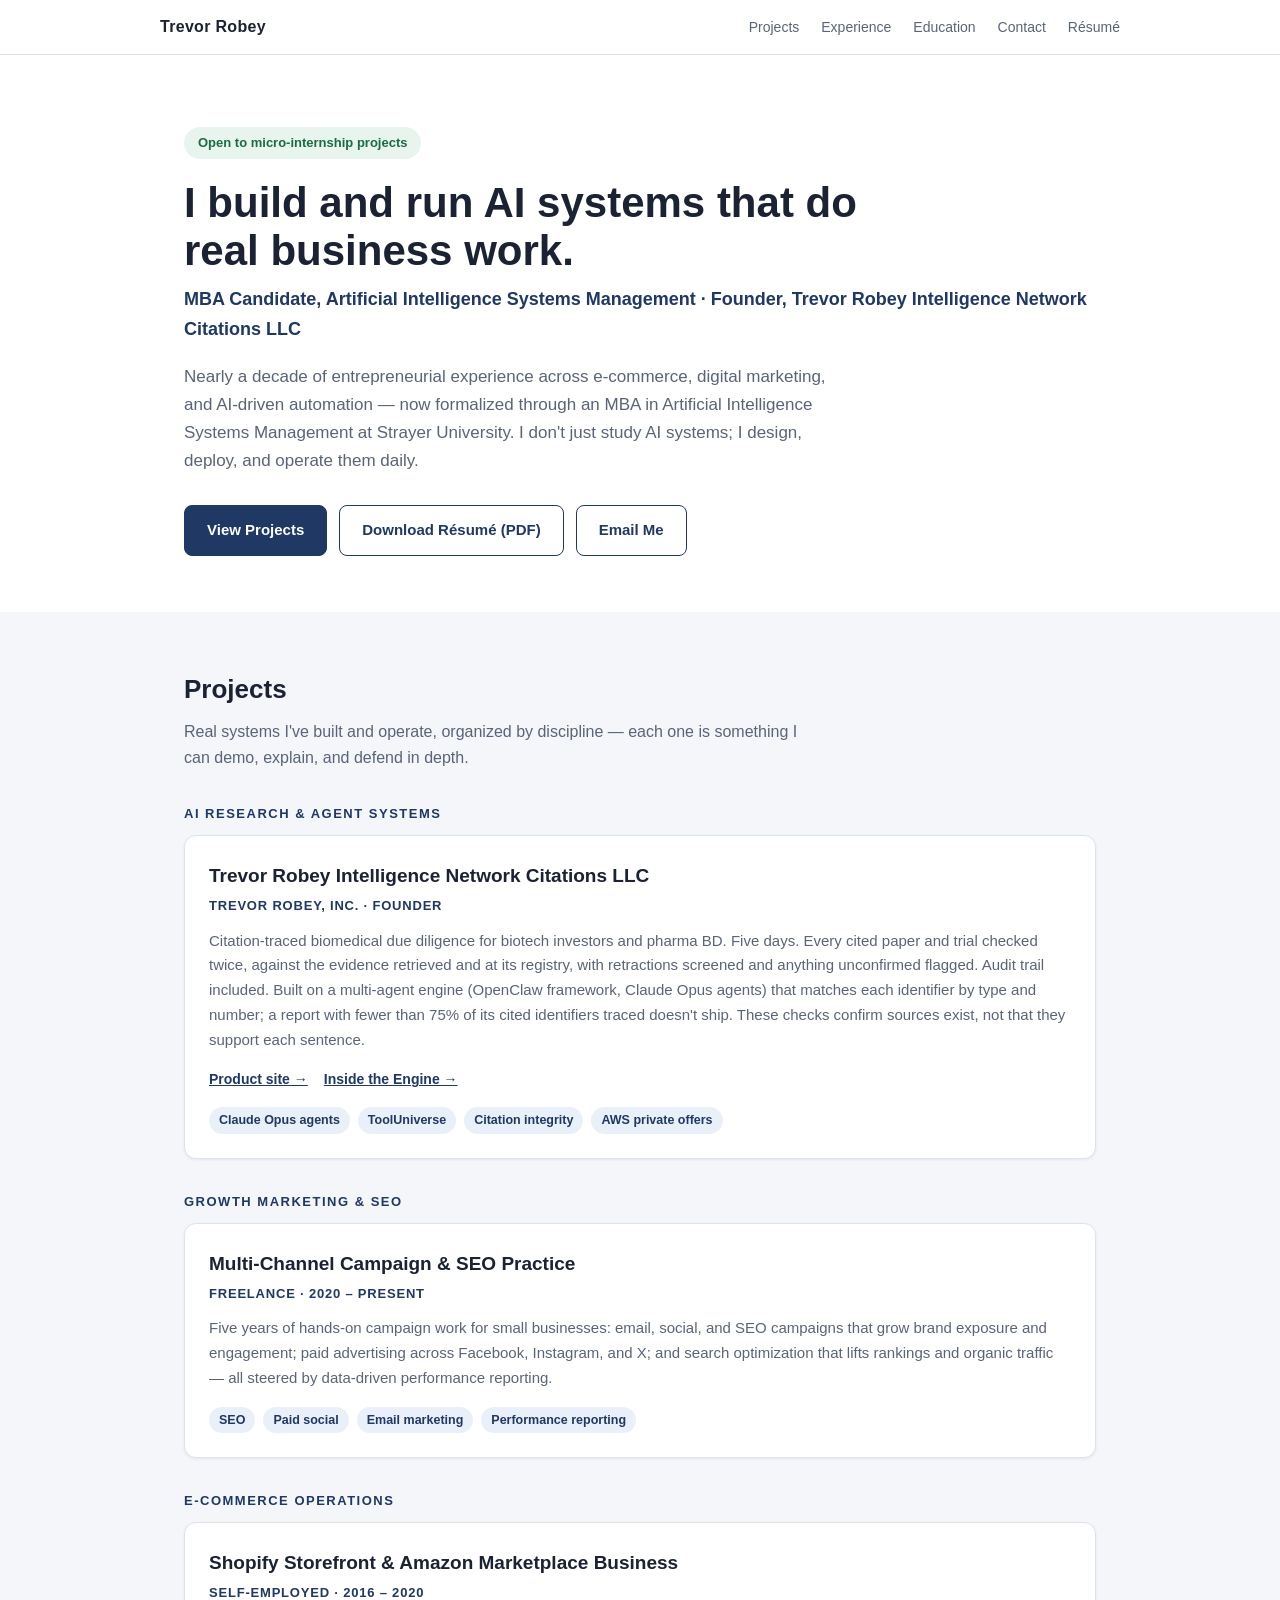
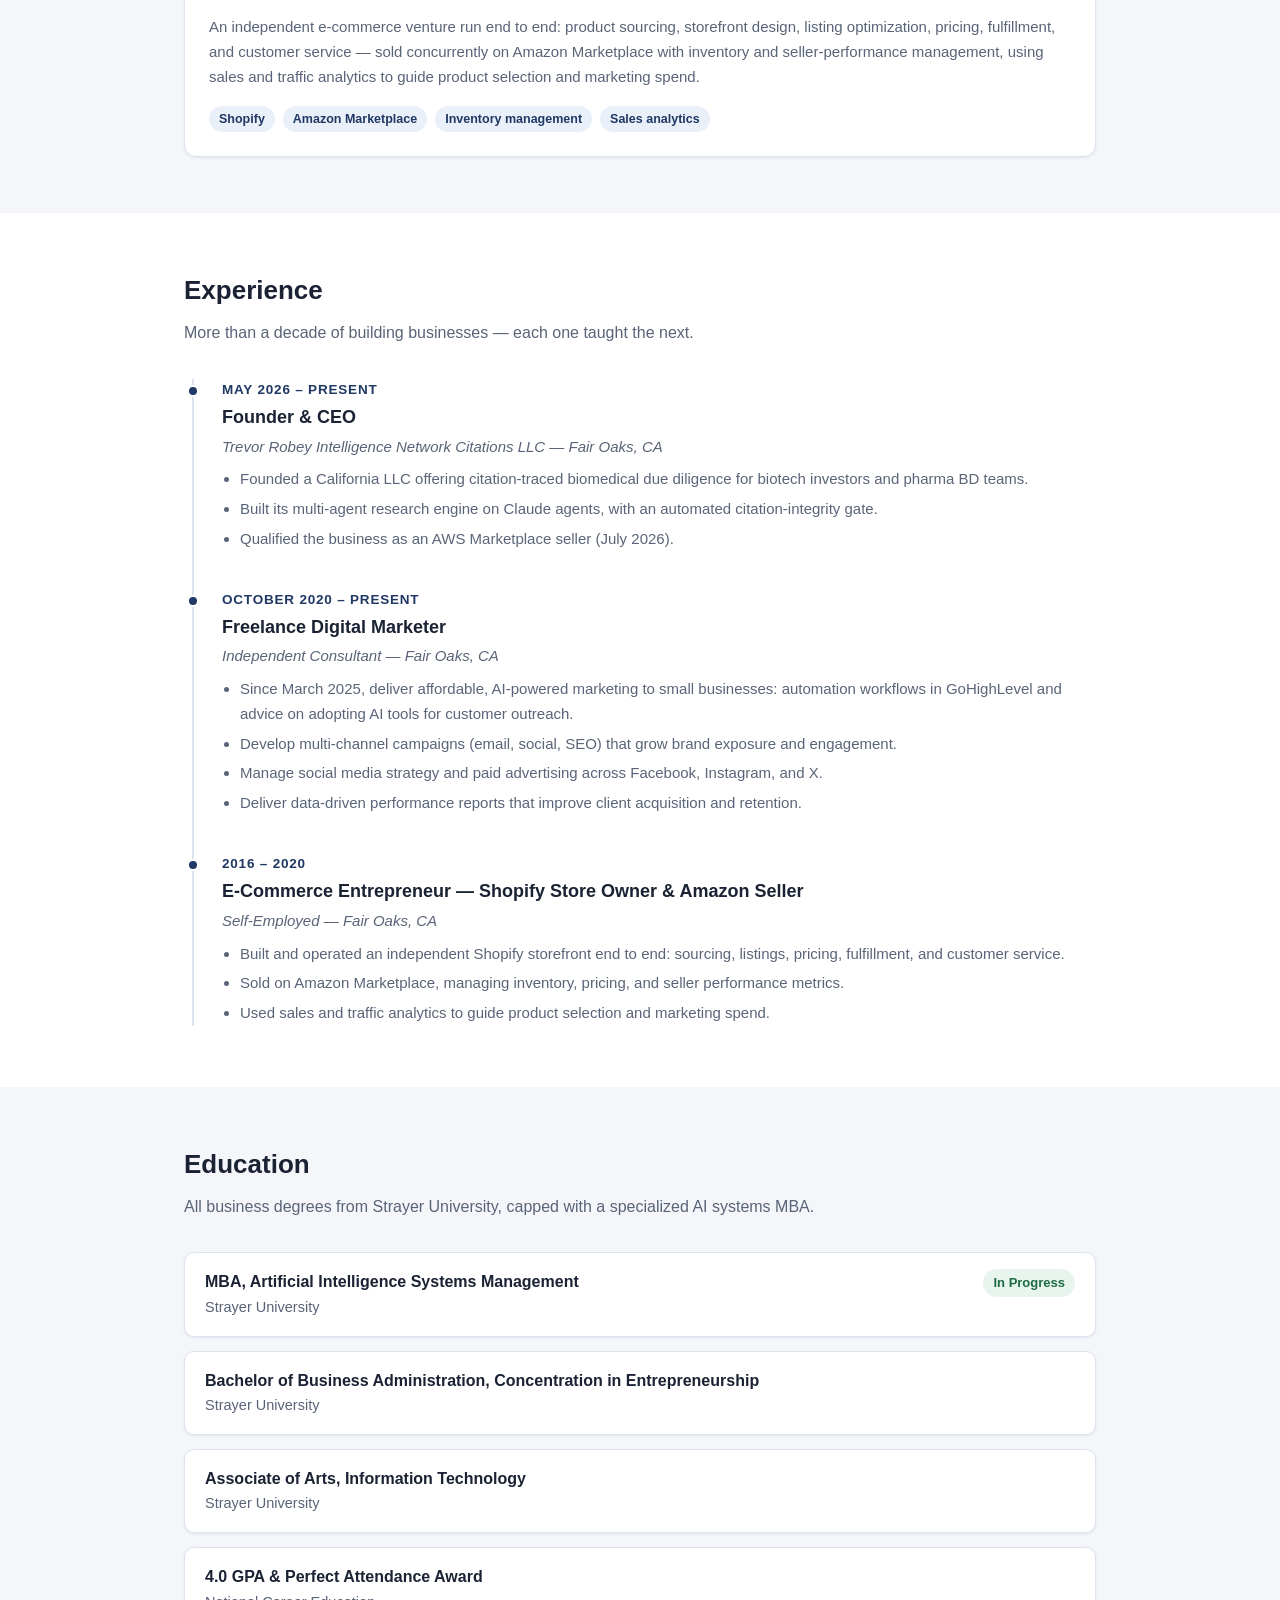
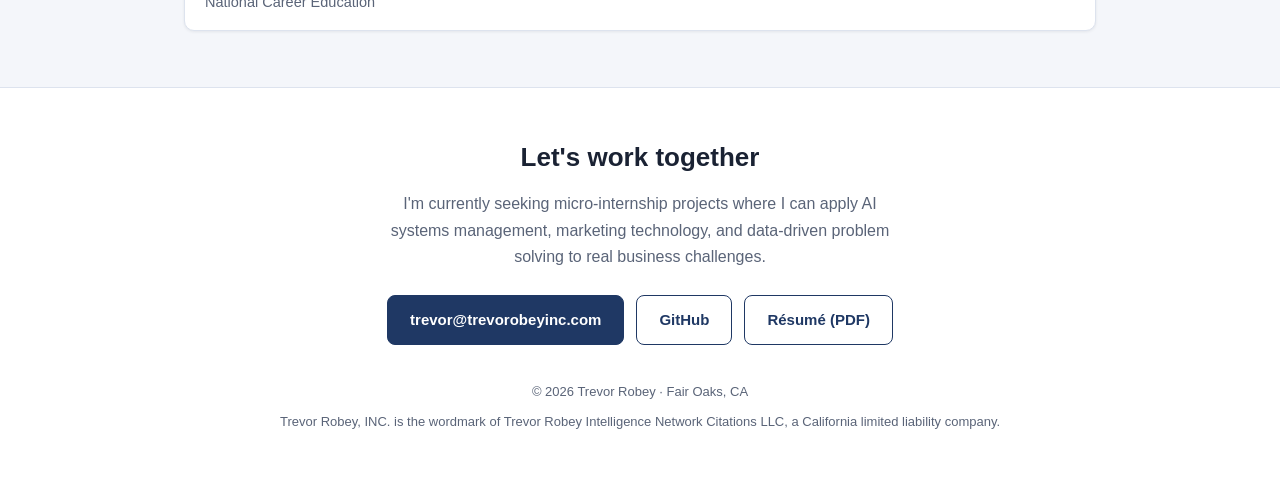
<file: index.html>
<!DOCTYPE html>
<html lang="en">
<head>
<meta charset="UTF-8">
<meta name="viewport" content="width=device-width, initial-scale=1.0">
<title>Trevor Robey — AI Systems &amp; Digital Marketing Portfolio</title>
<meta name="description" content="Portfolio of Trevor Robey — MBA candidate in Artificial Intelligence Systems Management at Strayer University, founder of Trevor Robey Intelligence Network Citations LLC, and builder of AI research and automation systems.">
<meta property="og:title" content="Trevor Robey — Portfolio">
<meta property="og:description" content="AI systems management, agentic AI workflows, digital marketing automation, and a decade of entrepreneurship.">
<meta property="og:type" content="website">
<meta property="og:url" content="https://trevorrobeyinc.github.io">
<link rel="icon" href="data:image/svg+xml,<svg xmlns='http://www.w3.org/2000/svg' viewBox='0 0 32 32'><rect width='32' height='32' rx='6' fill='%231F3864'/><text x='50%25' y='54%25' dominant-baseline='central' text-anchor='middle' fill='%23ffffff' font-family='Arial,sans-serif' font-size='14' font-weight='bold'>TR</text></svg>">
<style>
*, *::before, *::after { margin: 0; padding: 0; box-sizing: border-box; }

:root {
  --bg: #ffffff;
  --bg-alt: #f4f6fa;
  --card: #ffffff;
  --border: #dde3ee;
  --text: #1a2233;
  --muted: #5a6478;
  --accent: #1F3864;
  --accent-soft: #eaf0fa;
  --accent-text: #1F3864;
  --badge-bg: #e8f5ee;
  --badge-text: #1e6b43;
  --shadow: 0 1px 3px rgba(26, 34, 51, 0.08);
}

@media (prefers-color-scheme: dark) {
  :root {
    --bg: #0e1420;
    --bg-alt: #131b2b;
    --card: #16203270;
    --border: #263452;
    --text: #e7ecf5;
    --muted: #93a0b8;
    --accent: #7fa8e0;
    --accent-soft: #1c2a45;
    --accent-text: #a8c4ec;
    --badge-bg: #143024;
    --badge-text: #6fd0a0;
    --shadow: none;
  }
}

html { scroll-behavior: smooth; }

body {
  background: var(--bg);
  color: var(--text);
  font-family: "Helvetica Neue", Arial, sans-serif;
  font-size: 16px;
  line-height: 1.65;
  -webkit-font-smoothing: antialiased;
}

a { color: var(--accent-text); }
a:hover { opacity: 0.85; }

.container { max-width: 960px; margin: 0 auto; padding: 0 24px; }

/* ── Nav ── */
nav {
  border-bottom: 1px solid var(--border);
  position: sticky; top: 0;
  background: var(--bg);
  z-index: 10;
}
.nav-inner {
  display: flex; align-items: center; justify-content: space-between;
  padding: 14px 0;
}
.nav-name { font-weight: 700; color: var(--text); text-decoration: none; letter-spacing: 0.3px; }
.nav-links { display: flex; gap: 22px; }
.nav-links a { text-decoration: none; font-size: 14px; color: var(--muted); }
.nav-links a:hover { color: var(--accent-text); opacity: 1; }

/* ── Hero ── */
.hero { padding: 72px 0 56px; }
.badge {
  display: inline-block;
  background: var(--badge-bg); color: var(--badge-text);
  font-size: 13px; font-weight: 600;
  padding: 5px 14px; border-radius: 999px;
  margin-bottom: 20px;
}
.hero h1 { font-size: 42px; line-height: 1.15; max-width: 720px; margin-bottom: 10px; }
.hero .role { font-size: 18px; color: var(--accent-text); font-weight: 600; margin-bottom: 18px; }
.hero p.lede { color: var(--muted); font-size: 17px; max-width: 660px; margin-bottom: 30px; }
.cta-row { display: flex; flex-wrap: wrap; gap: 12px; }
.btn {
  display: inline-block; text-decoration: none;
  font-size: 15px; font-weight: 600;
  padding: 12px 22px; border-radius: 8px;
  border: 1.5px solid var(--accent);
}
.btn-primary { background: var(--accent); color: #fff; }
.btn-primary:hover { opacity: 0.9; }
.btn-secondary { color: var(--accent-text); background: transparent; }

/* ── Sections ── */
section { padding: 56px 0; }
section.alt { background: var(--bg-alt); }
h2 {
  font-size: 26px; margin-bottom: 8px;
  color: var(--text);
}
.section-sub { color: var(--muted); margin-bottom: 32px; max-width: 640px; }

/* ── Projects (genre-organized) ── */
.genre { margin-bottom: 32px; }
.genre:last-child { margin-bottom: 0; }
.genre-label {
  font-size: 13px; font-weight: 700;
  letter-spacing: 1.5px; text-transform: uppercase;
  color: var(--accent-text);
  margin-bottom: 10px;
}
.card {
  background: var(--card);
  border: 1px solid var(--border);
  border-radius: 12px;
  padding: 24px;
  box-shadow: var(--shadow);
  display: flex; flex-direction: column;
}
.card h3 { font-size: 19px; margin-bottom: 4px; }
.card .org { font-size: 13px; font-weight: 600; color: var(--accent-text); text-transform: uppercase; letter-spacing: 0.8px; margin-bottom: 12px; }
.card p { color: var(--muted); font-size: 15px; margin-bottom: 16px; }
.tags { display: flex; flex-wrap: wrap; gap: 8px; margin-top: auto; }
.tag {
  font-size: 12.5px; font-weight: 600;
  background: var(--accent-soft); color: var(--accent-text);
  padding: 3px 10px; border-radius: 999px;
}
.card-links { display: flex; flex-wrap: wrap; gap: 16px; margin-bottom: 16px; }
.card-links a { font-size: 14px; font-weight: 600; }

/* ── Experience ── */
.xp { border-left: 2px solid var(--border); margin-left: 8px; padding-left: 28px; }
.xp-item { position: relative; padding-bottom: 32px; }
.xp-item:last-child { padding-bottom: 0; }
.xp-item::before {
  content: ""; position: absolute; left: -35px; top: 6px;
  width: 12px; height: 12px; border-radius: 50%;
  background: var(--accent); border: 2px solid var(--bg);
}
.xp-when { font-size: 13.5px; font-weight: 600; color: var(--accent-text); text-transform: uppercase; letter-spacing: 0.8px; }
.xp-item h3 { font-size: 18px; margin: 2px 0; }
.xp-org { font-size: 15px; color: var(--muted); font-style: italic; margin-bottom: 8px; }
.xp-item ul { margin: 8px 0 0 18px; color: var(--muted); font-size: 15px; }
.xp-item li { margin-bottom: 5px; }

/* ── Education ── */
.edu-list { display: grid; gap: 14px; }
.edu {
  background: var(--card); border: 1px solid var(--border); border-radius: 10px;
  padding: 16px 20px; box-shadow: var(--shadow);
  display: flex; justify-content: space-between; align-items: baseline; gap: 16px; flex-wrap: wrap;
}
.edu strong { font-size: 16px; }
.edu .school { color: var(--muted); font-size: 14.5px; }
.edu .status { font-size: 13px; font-weight: 700; color: var(--badge-text); background: var(--badge-bg); padding: 3px 10px; border-radius: 999px; white-space: nowrap; }

/* ── Contact / footer ── */
footer { border-top: 1px solid var(--border); padding: 48px 0 56px; text-align: center; }
footer h2 { margin-bottom: 12px; }
footer p { color: var(--muted); max-width: 520px; margin: 0 auto 24px; }
.foot-note { font-size: 13px; color: var(--muted); margin-top: 36px; }

@media (max-width: 720px) {
  .hero h1 { font-size: 32px; }
  .nav-links { display: none; }
}
</style>
</head>
<body>

<nav>
  <div class="container nav-inner">
    <a class="nav-name" href="#">Trevor Robey</a>
    <div class="nav-links">
      <a href="#projects">Projects</a>
      <a href="#experience">Experience</a>
      <a href="#education">Education</a>
      <a href="#contact">Contact</a>
      <a href="assets/Trevor-Robey-Resume.pdf">Résumé</a>
    </div>
  </div>
</nav>

<header class="hero">
  <div class="container">
    <div class="badge">Open to micro-internship projects</div>
    <h1>I build and run AI systems that do real business work.</h1>
    <div class="role">MBA Candidate, Artificial Intelligence Systems Management · Founder, Trevor Robey Intelligence Network Citations LLC</div>
    <p class="lede">
      Nearly a decade of entrepreneurial experience across e-commerce, digital marketing, and
      AI-driven automation — now formalized through an MBA in Artificial Intelligence Systems
      Management at Strayer University. I don't just study AI systems; I design, deploy, and
      operate them daily.
    </p>
    <div class="cta-row">
      <a class="btn btn-primary" href="#projects">View Projects</a>
      <a class="btn btn-secondary" href="assets/Trevor-Robey-Resume.pdf">Download Résumé (PDF)</a>
      <a class="btn btn-secondary" href="mailto:trevor@trevorobeyinc.com">Email Me</a>
    </div>
  </div>
</header>

<section id="projects" class="alt">
  <div class="container">
    <h2>Projects</h2>
    <p class="section-sub">Real systems I've built and operate, organized by discipline — each one is something I can demo, explain, and defend in depth.</p>

    <div class="genre">
      <div class="genre-label">AI Research &amp; Agent Systems</div>
      <div class="card">
        <h3>Trevor Robey Intelligence Network Citations LLC</h3>
        <div class="org">Trevor Robey, INC. · Founder</div>
        <p>
          Citation-traced biomedical due diligence for biotech investors and pharma BD. Five days.
          Every cited paper and trial checked twice, against the evidence retrieved and at its
          registry, with retractions screened and anything unconfirmed flagged. Audit trail included.
          Built on a multi-agent engine (OpenClaw framework, Claude Opus agents) that matches each
          identifier by type and number; a report with fewer than 75% of its cited identifiers traced
          doesn't ship. These checks confirm sources exist, not that they support each sentence.
        </p>
        <div class="card-links">
          <a href="https://trevorobeyinc.com/" target="_blank" rel="noopener">Product site →</a>
          <a href="products/">Inside the Engine →</a>
        </div>
        <div class="tags">
          <span class="tag">Claude Opus agents</span><span class="tag">ToolUniverse</span>
          <span class="tag">Citation integrity</span><span class="tag">AWS private offers</span>
        </div>
      </div>
    </div>

    <div class="genre">
      <div class="genre-label">Growth Marketing &amp; SEO</div>
      <div class="card">
        <h3>Multi-Channel Campaign &amp; SEO Practice</h3>
        <div class="org">Freelance · 2020 – Present</div>
        <p>
          Five years of hands-on campaign work for small businesses: email, social, and SEO
          campaigns that grow brand exposure and engagement; paid advertising across Facebook,
          Instagram, and X; and search optimization that lifts rankings and organic traffic —
          all steered by data-driven performance reporting.
        </p>
        <div class="tags">
          <span class="tag">SEO</span><span class="tag">Paid social</span>
          <span class="tag">Email marketing</span><span class="tag">Performance reporting</span>
        </div>
      </div>
    </div>

    <div class="genre">
      <div class="genre-label">E-Commerce Operations</div>
      <div class="card">
        <h3>Shopify Storefront &amp; Amazon Marketplace Business</h3>
        <div class="org">Self-Employed · 2016 – 2020</div>
        <p>
          An independent e-commerce venture run end to end: product sourcing, storefront design,
          listing optimization, pricing, fulfillment, and customer service — sold concurrently on
          Amazon Marketplace with inventory and seller-performance management, using sales and
          traffic analytics to guide product selection and marketing spend.
        </p>
        <div class="tags">
          <span class="tag">Shopify</span><span class="tag">Amazon Marketplace</span>
          <span class="tag">Inventory management</span><span class="tag">Sales analytics</span>
        </div>
      </div>
    </div>

  </div>
</section>

<section id="experience">
  <div class="container">
    <h2>Experience</h2>
    <p class="section-sub">More than a decade of building businesses — each one taught the next.</p>
    <div class="xp">

      <div class="xp-item">
        <div class="xp-when">May 2026 – Present</div>
        <h3>Founder &amp; CEO</h3>
        <div class="xp-org">Trevor Robey Intelligence Network Citations LLC — Fair Oaks, CA</div>
        <ul>
          <li>Founded a California LLC offering citation-traced biomedical due diligence for biotech investors and pharma BD teams.</li>
          <li>Built its multi-agent research engine on Claude agents, with an automated citation-integrity gate.</li>
          <li>Qualified the business as an AWS Marketplace seller (July 2026).</li>
        </ul>
      </div>

      <div class="xp-item">
        <div class="xp-when">October 2020 – Present</div>
        <h3>Freelance Digital Marketer</h3>
        <div class="xp-org">Independent Consultant — Fair Oaks, CA</div>
        <ul>
          <li>Since March 2025, deliver affordable, AI-powered marketing to small businesses: automation workflows in GoHighLevel and advice on adopting AI tools for customer outreach.</li>
          <li>Develop multi-channel campaigns (email, social, SEO) that grow brand exposure and engagement.</li>
          <li>Manage social media strategy and paid advertising across Facebook, Instagram, and X.</li>
          <li>Deliver data-driven performance reports that improve client acquisition and retention.</li>
        </ul>
      </div>

      <div class="xp-item">
        <div class="xp-when">2016 – 2020</div>
        <h3>E-Commerce Entrepreneur — Shopify Store Owner &amp; Amazon Seller</h3>
        <div class="xp-org">Self-Employed — Fair Oaks, CA</div>
        <ul>
          <li>Built and operated an independent Shopify storefront end to end: sourcing, listings, pricing, fulfillment, and customer service.</li>
          <li>Sold on Amazon Marketplace, managing inventory, pricing, and seller performance metrics.</li>
          <li>Used sales and traffic analytics to guide product selection and marketing spend.</li>
        </ul>
      </div>

    </div>
  </div>
</section>

<section id="education" class="alt">
  <div class="container">
    <h2>Education</h2>
    <p class="section-sub">All business degrees from Strayer University, capped with a specialized AI systems MBA.</p>
    <div class="edu-list">
      <div class="edu">
        <div>
          <strong>MBA, Artificial Intelligence Systems Management</strong>
          <div class="school">Strayer University</div>
        </div>
        <span class="status">In Progress</span>
      </div>
      <div class="edu">
        <div>
          <strong>Bachelor of Business Administration, Concentration in Entrepreneurship</strong>
          <div class="school">Strayer University</div>
        </div>
      </div>
      <div class="edu">
        <div>
          <strong>Associate of Arts, Information Technology</strong>
          <div class="school">Strayer University</div>
        </div>
      </div>
      <div class="edu">
        <div>
          <strong>4.0 GPA &amp; Perfect Attendance Award</strong>
          <div class="school">National Career Education</div>
        </div>
      </div>
    </div>
  </div>
</section>

<footer id="contact">
  <div class="container">
    <h2>Let's work together</h2>
    <p>
      I'm currently seeking micro-internship projects where I can apply AI systems management,
      marketing technology, and data-driven problem solving to real business challenges.
    </p>
    <div class="cta-row" style="justify-content: center;">
      <a class="btn btn-primary" href="mailto:trevor@trevorobeyinc.com">trevor@trevorobeyinc.com</a>
      <a class="btn btn-secondary" href="https://github.com/trevoralexanderrobey">GitHub</a>
      <a class="btn btn-secondary" href="assets/Trevor-Robey-Resume.pdf">Résumé (PDF)</a>
    </div>
    <div class="foot-note">© 2026 Trevor Robey · Fair Oaks, CA</div>
    <div class="foot-note" style="margin-top: 8px;">Trevor Robey, INC. is the wordmark of Trevor Robey Intelligence Network Citations LLC, a California limited liability company.</div>
  </div>
</footer>

</body>
</html>
</file>
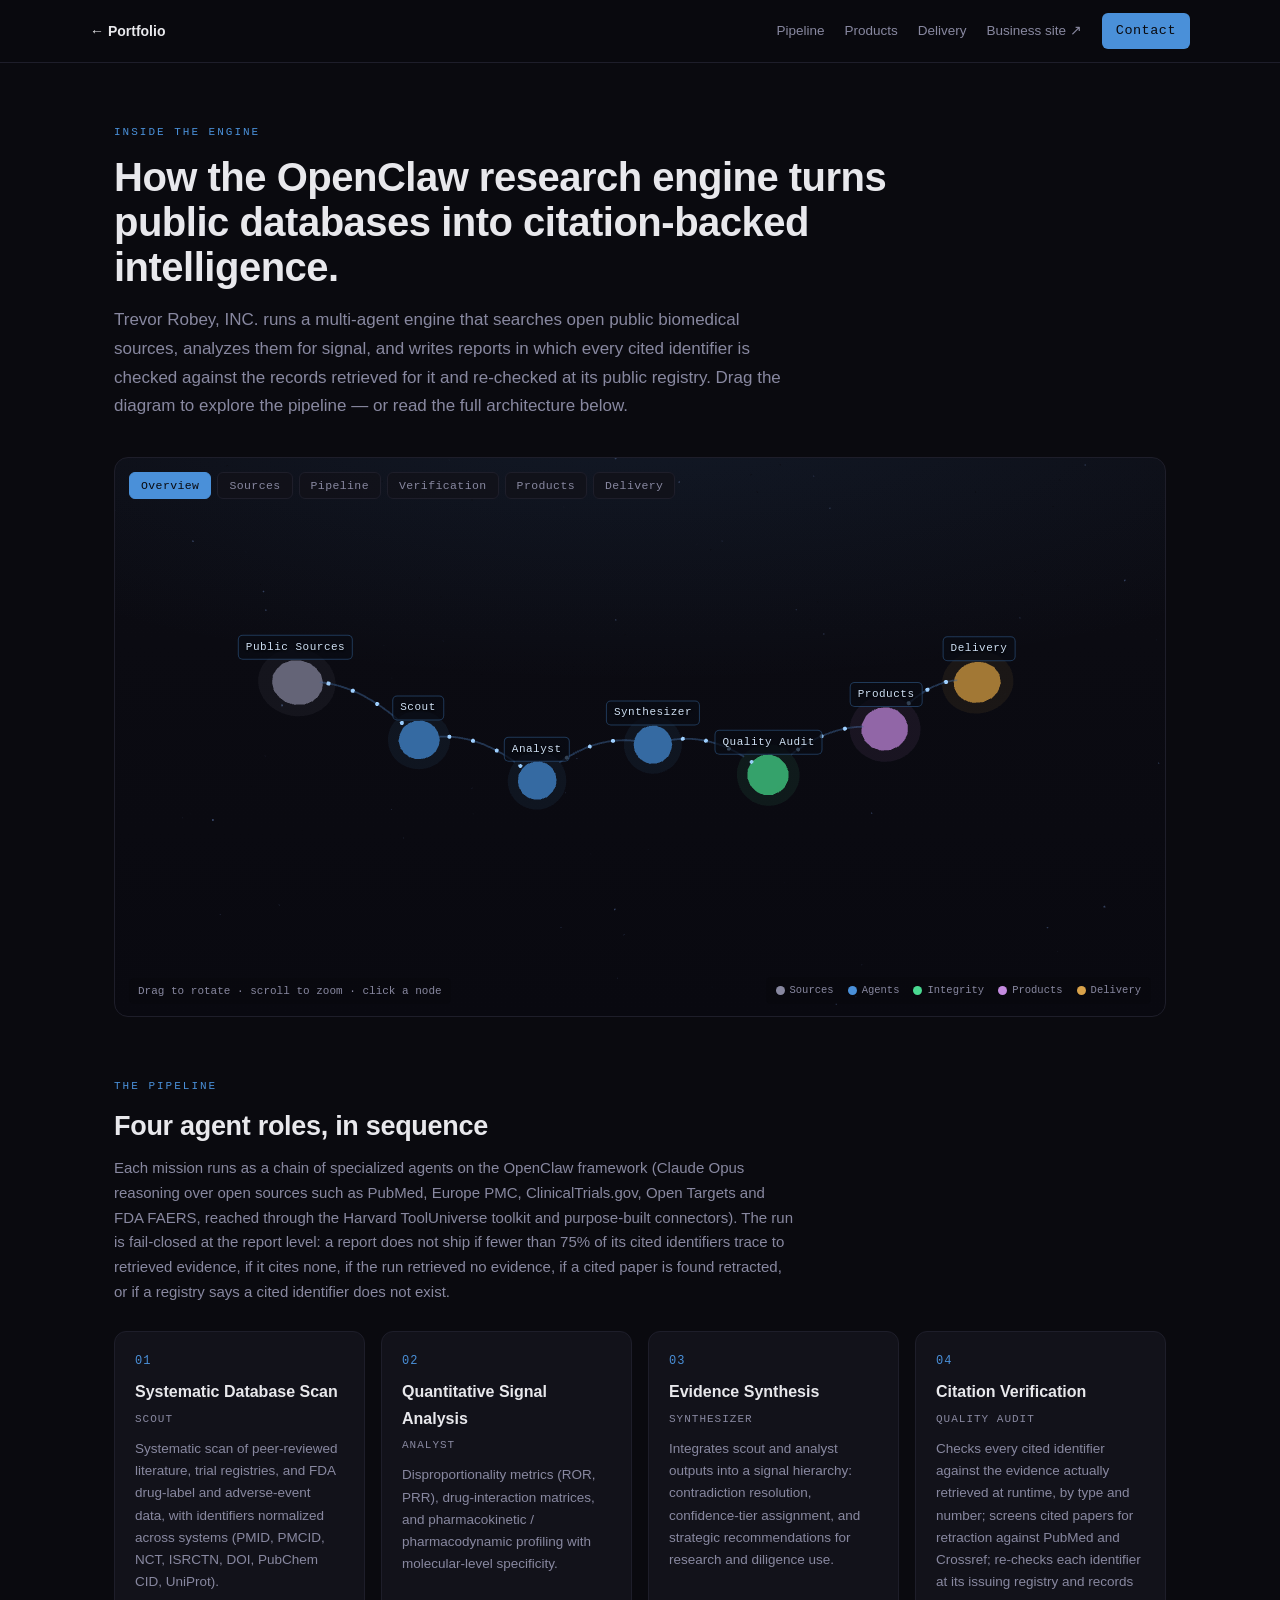
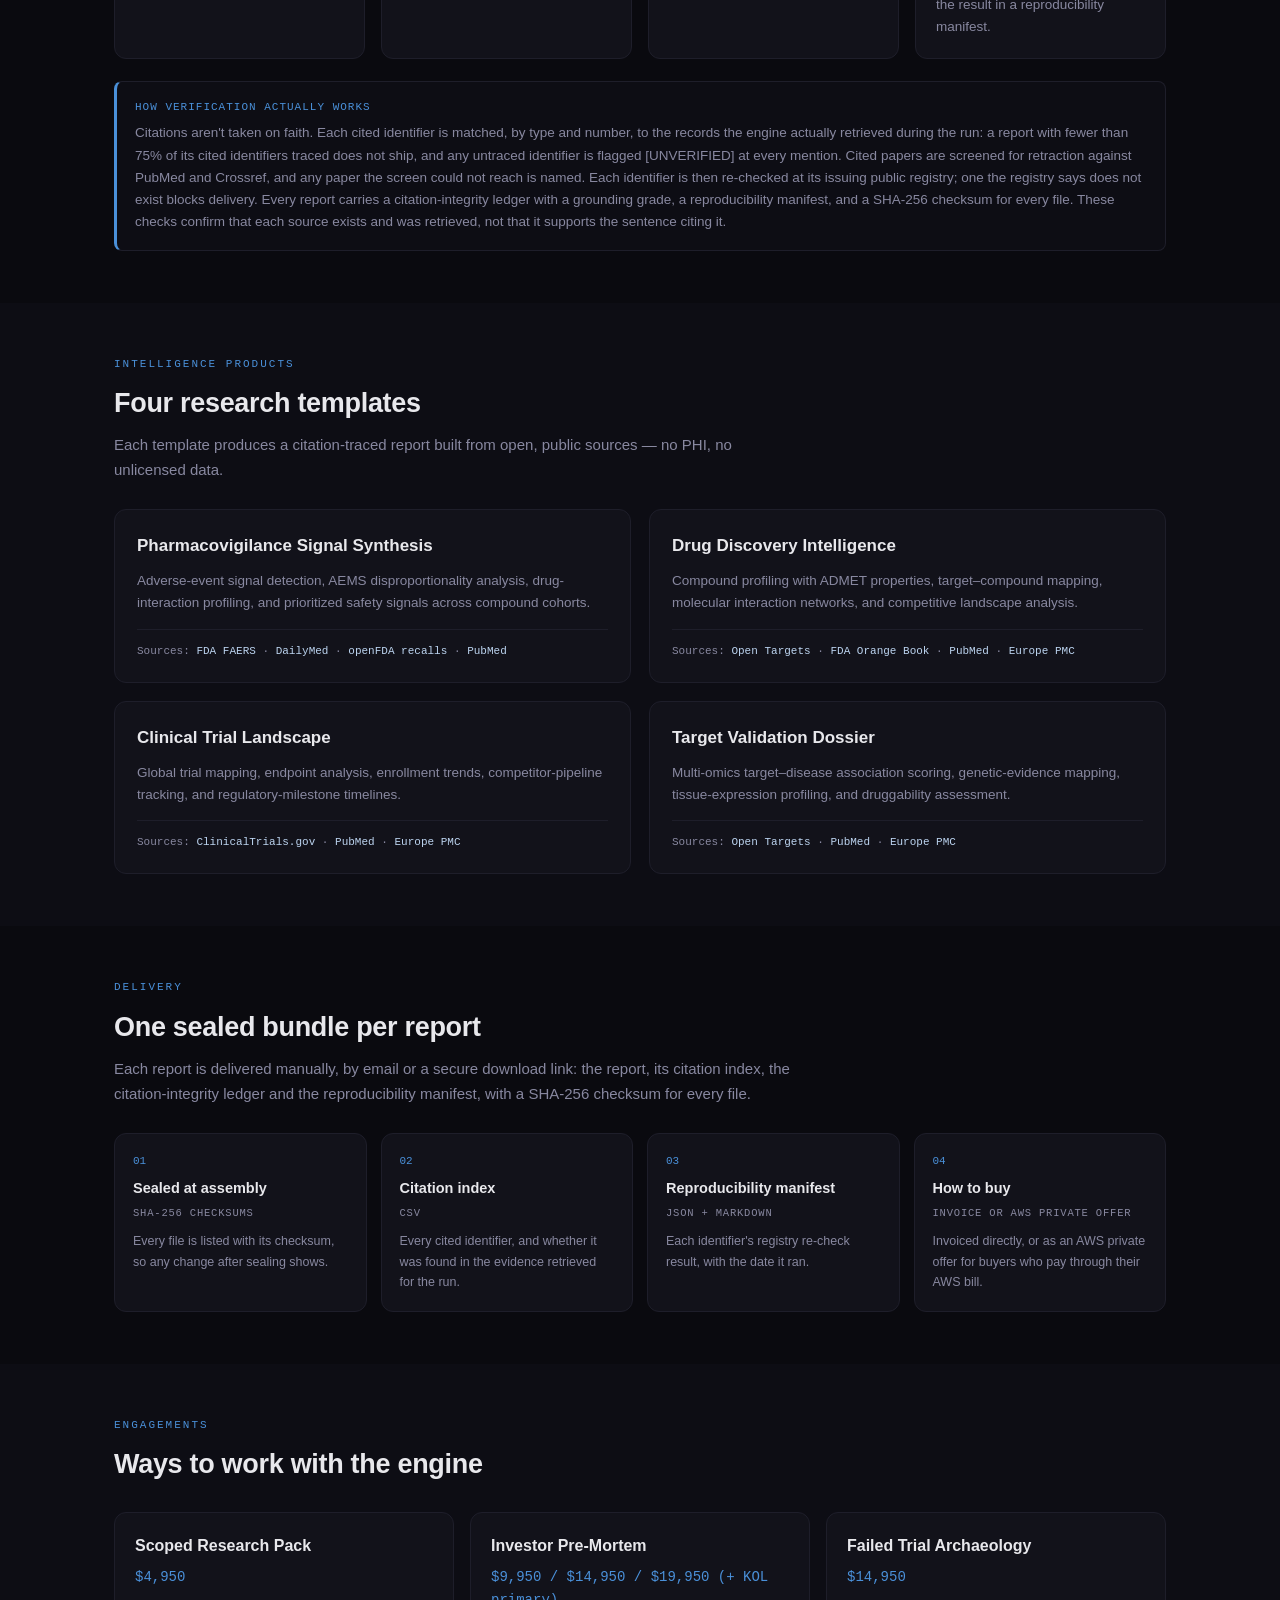
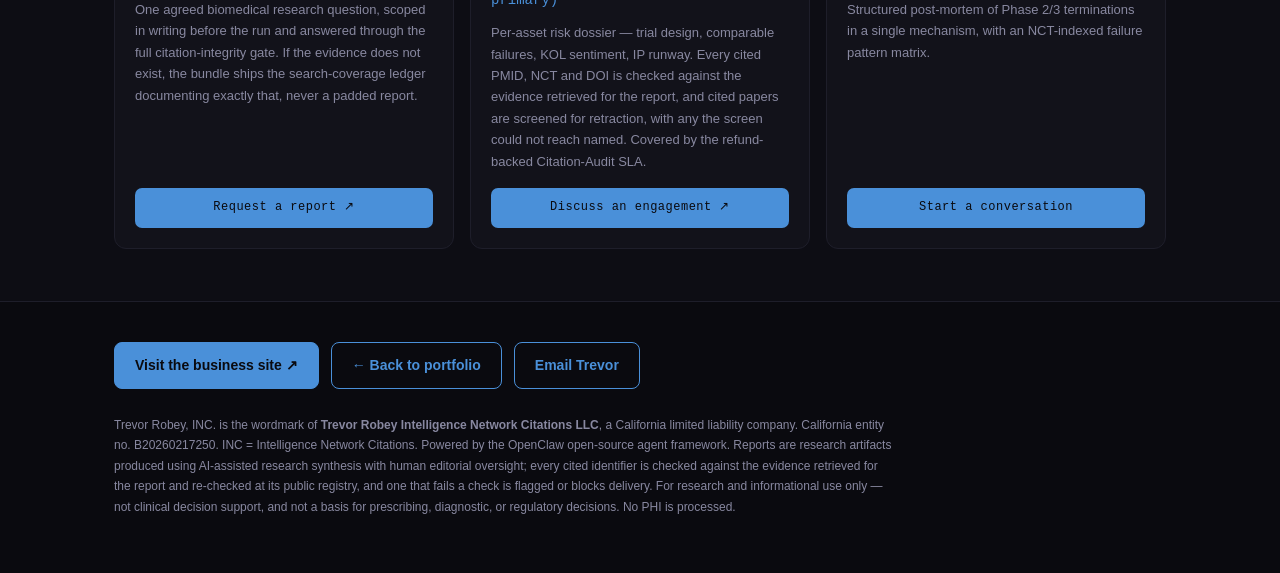
<file: products/index.html>
<!DOCTYPE html>
<html lang="en">
<head>
<meta charset="UTF-8">
<meta name="viewport" content="width=device-width, initial-scale=1.0">
<title>Inside the Engine — Trevor Robey Intelligence Network Citations</title>
<meta name="description" content="An interactive 3D walkthrough of the OpenClaw research engine behind Trevor Robey, INC.: the multi-agent pipeline, the citation-integrity gate, and the reports it produces.">
<meta property="og:title" content="Inside the Engine — Trevor Robey, INC.">
<meta property="og:description" content="Interactive 3D architecture of a citation-traced biomedical research engine: Scout → Analyst → Synthesizer → Quality Audit, a citation-integrity gate, and sealed, manually delivered reports.">
<meta property="og:type" content="website">
<link rel="icon" href="data:image/svg+xml,<svg xmlns='http://www.w3.org/2000/svg' viewBox='0 0 32 32'><rect width='32' height='32' rx='6' fill='%230a0a0f'/><text x='50%25' y='55%25' dominant-baseline='central' text-anchor='middle' fill='%234a90d9' font-family='monospace' font-size='13' font-weight='bold'>TR</text></svg>">
<style>
*, *::before, *::after { margin: 0; padding: 0; box-sizing: border-box; }

:root {
  --bg: #0a0a0f;
  --bg-soft: #0d0d14;
  --card: #12121a;
  --card-border: #1e1e2a;
  --card-border-hi: #2c3350;
  --text: #e8e8ec;
  --text-secondary: #8888a0;
  --accent: #4a90d9;
  --accent-hover: #5da0e9;
  --accent-dim: #2a4368;
  --good: #4ad991;
  --warn: #d9a24a;
  --font-data: "SF Mono", "Fira Code", "Consolas", ui-monospace, monospace;
  --font-body: "Inter", "Helvetica Neue", "Arial", sans-serif;
}

html { scroll-behavior: smooth; }
body {
  background: var(--bg);
  color: var(--text);
  font-family: var(--font-body);
  font-size: 15px;
  line-height: 1.65;
  -webkit-font-smoothing: antialiased;
  overflow-x: hidden;
}
a { color: var(--accent); text-decoration: none; }
a:hover { color: var(--accent-hover); }
.container { max-width: 1100px; margin: 0 auto; padding: 0 24px; }
.mono { font-family: var(--font-data); }

/* ── Nav ── */
nav {
  position: sticky; top: 0; z-index: 30;
  background: rgba(10,10,15,0.85);
  backdrop-filter: blur(10px);
  border-bottom: 1px solid var(--card-border);
}
.nav-inner { display: flex; align-items: center; justify-content: space-between; padding: 13px 0; }
.nav-back { color: var(--text); font-weight: 600; font-size: 14px; }
.nav-back:hover { color: var(--accent); }
.nav-links { display: flex; gap: 20px; align-items: center; }
.nav-links a { font-size: 13.5px; color: var(--text-secondary); }
.nav-links a:hover { color: var(--accent); }
.nav-cta {
  font-family: var(--font-data); font-size: 12px; letter-spacing: 0.5px;
  color: var(--bg) !important; background: var(--accent);
  padding: 7px 14px; border-radius: 6px;
}
.nav-cta:hover { background: var(--accent-hover); }

/* ── Hero ── */
.hero { padding: 60px 0 24px; }
.hero-label {
  font-family: var(--font-data); font-size: 11px; letter-spacing: 2px;
  text-transform: uppercase; color: var(--accent); margin-bottom: 14px;
}
.hero h1 { font-size: 40px; line-height: 1.12; max-width: 780px; margin-bottom: 16px; letter-spacing: -0.5px; }
.hero p { color: var(--text-secondary); font-size: 17px; max-width: 680px; line-height: 1.7; }

/* ── 3D stage ── */
.stage-wrap { padding: 12px 0 8px; }
.stage {
  position: relative;
  width: 100%; height: 560px;
  border: 1px solid var(--card-border);
  border-radius: 14px;
  background:
    radial-gradient(1200px 400px at 50% -10%, rgba(74,144,217,0.10), transparent 70%),
    linear-gradient(180deg, #0c0c13, #090910);
  overflow: hidden;
}
#scene { position: absolute; inset: 0; display: block; }
.label3d {
  font-family: var(--font-data); font-size: 11px; letter-spacing: 0.5px;
  color: #cfe0f5; background: rgba(9,12,20,0.72);
  border: 1px solid rgba(74,144,217,0.35); border-radius: 5px;
  padding: 2px 7px; white-space: nowrap; pointer-events: none;
  transform: translate(-50%, -140%); user-select: none;
  text-shadow: 0 1px 2px #000;
}
.label3d.dim { opacity: 0.42; }

/* controls overlay */
.chapters {
  position: absolute; top: 14px; left: 14px; z-index: 5;
  display: flex; flex-wrap: wrap; gap: 6px; max-width: calc(100% - 28px);
}
.chapter-btn {
  font-family: var(--font-data); font-size: 11.5px; letter-spacing: 0.4px;
  color: var(--text-secondary); background: rgba(18,18,26,0.8);
  border: 1px solid var(--card-border); border-radius: 6px;
  padding: 6px 11px; cursor: pointer; transition: all 0.15s;
}
.chapter-btn:hover { color: var(--text); border-color: var(--card-border-hi); }
.chapter-btn.active { color: var(--bg); background: var(--accent); border-color: var(--accent); }
.hint {
  position: absolute; bottom: 12px; left: 14px; z-index: 5;
  font-family: var(--font-data); font-size: 11px; color: var(--text-secondary);
  background: rgba(9,9,14,0.6); padding: 4px 9px; border-radius: 5px;
  pointer-events: none;
}
.legend {
  position: absolute; bottom: 12px; right: 14px; z-index: 5;
  display: flex; gap: 14px; font-family: var(--font-data); font-size: 10.5px;
  color: var(--text-secondary); background: rgba(9,9,14,0.6);
  padding: 5px 10px; border-radius: 5px; pointer-events: none; flex-wrap: wrap;
}
.legend span { display: inline-flex; align-items: center; gap: 5px; }
.dot { width: 9px; height: 9px; border-radius: 50%; display: inline-block; }

/* detail panel */
.detail {
  position: absolute; top: 0; right: 0; z-index: 10;
  width: min(360px, 82%); height: 100%;
  background: rgba(12,12,19,0.95);
  border-left: 1px solid var(--card-border-hi);
  padding: 22px 22px 22px; overflow-y: auto;
  transform: translateX(102%); transition: transform 0.28s ease;
  backdrop-filter: blur(6px);
}
.detail.open { transform: translateX(0); }
.detail-kicker { font-family: var(--font-data); font-size: 11px; letter-spacing: 1px; text-transform: uppercase; color: var(--accent); margin-bottom: 6px; }
.detail h3 { font-size: 20px; margin-bottom: 10px; line-height: 1.2; }
.detail p { color: var(--text-secondary); font-size: 14px; margin-bottom: 14px; }
.detail .kv { font-family: var(--font-data); font-size: 12px; color: var(--text-secondary); margin-bottom: 6px; }
.detail .kv b { color: var(--text); font-weight: 600; }
.detail .chips { display: flex; flex-wrap: wrap; gap: 6px; margin-top: 10px; }
.detail .chip { font-family: var(--font-data); font-size: 11px; color: #bcd4f0; background: rgba(74,144,217,0.12); border: 1px solid rgba(74,144,217,0.28); border-radius: 999px; padding: 3px 9px; }
.detail-close { position: absolute; top: 12px; right: 14px; background: none; border: none; color: var(--text-secondary); font-size: 22px; line-height: 1; cursor: pointer; }
.detail-close:hover { color: var(--text); }

/* WebGL fallback */
.fallback { display: none; }
.stage.is-fallback #scene, .stage.is-fallback .chapters,
.stage.is-fallback .hint, .stage.is-fallback .legend, .stage.is-fallback .detail { display: none; }
.stage.is-fallback { height: auto; padding: 24px; }
.stage.is-fallback .fallback { display: block; }
.fallback svg { width: 100%; height: auto; }
.fallback-note { font-family: var(--font-data); font-size: 11.5px; color: var(--text-secondary); text-align: center; margin-top: 14px; }

/* ── Generic sections ── */
section { padding: 52px 0; }
.section-head { margin-bottom: 26px; }
.section-kicker { font-family: var(--font-data); font-size: 11px; letter-spacing: 2px; text-transform: uppercase; color: var(--accent); margin-bottom: 8px; }
.section-head h2 { font-size: 27px; letter-spacing: -0.3px; }
.section-head p { color: var(--text-secondary); margin-top: 8px; max-width: 680px; }

.flow { display: grid; grid-template-columns: repeat(4, 1fr); gap: 16px; }
.step { background: var(--card); border: 1px solid var(--card-border); border-radius: 12px; padding: 20px; position: relative; }
.step .num { font-family: var(--font-data); font-size: 12px; color: var(--accent); letter-spacing: 1px; }
.step h3 { font-size: 16px; margin: 8px 0 4px; }
.step .role { font-family: var(--font-data); font-size: 11px; color: var(--text-secondary); text-transform: uppercase; letter-spacing: 1px; margin-bottom: 10px; }
.step p { font-size: 13.5px; color: var(--text-secondary); }

.products { display: grid; grid-template-columns: 1fr 1fr; gap: 18px; }
.product { background: var(--card); border: 1px solid var(--card-border); border-radius: 12px; padding: 22px; display: flex; flex-direction: column; }
.product .top { display: flex; align-items: baseline; justify-content: space-between; gap: 12px; }
.product h3 { font-size: 17px; }
.product .stat { font-family: var(--font-data); color: var(--accent); font-size: 15px; font-weight: 600; white-space: nowrap; }
.product .stat small { display: block; font-size: 10px; color: var(--text-secondary); font-weight: 400; letter-spacing: 0.5px; text-transform: uppercase; }
.product p { font-size: 13.5px; color: var(--text-secondary); margin: 10px 0 14px; }
.sources { font-family: var(--font-data); font-size: 11px; color: var(--text-secondary); margin-top: auto; border-top: 1px solid var(--card-border); padding-top: 12px; }
.sources b { color: #bcd4f0; font-weight: 500; }

.delivery { display: grid; grid-template-columns: repeat(4, 1fr); gap: 14px; }
.dstep { background: var(--card); border: 1px solid var(--card-border); border-radius: 12px; padding: 18px; }
.dstep .num { font-family: var(--font-data); font-size: 11px; color: var(--accent); }
.dstep h3 { font-size: 14.5px; margin: 7px 0 4px; }
.dstep .svc { font-family: var(--font-data); font-size: 10.5px; color: var(--text-secondary); text-transform: uppercase; letter-spacing: 0.8px; margin-bottom: 9px; }
.dstep p { font-size: 12.5px; color: var(--text-secondary); }

.engage { display: grid; grid-template-columns: repeat(3, 1fr); gap: 16px; }
.tier { background: var(--card); border: 1px solid var(--card-border); border-radius: 12px; padding: 20px; display: flex; flex-direction: column; }
.tier h3 { font-size: 16px; margin-bottom: 6px; }
.tier .price { font-family: var(--font-data); color: var(--accent); font-size: 14px; margin-bottom: 10px; }
.tier p { font-size: 13px; color: var(--text-secondary); margin-bottom: 16px; }
.tier .cta { margin-top: auto; font-family: var(--font-data); font-size: 12px; letter-spacing: 0.5px; color: var(--bg); background: var(--accent); text-align: center; padding: 10px; border-radius: 7px; }
.tier .cta:hover { background: var(--accent-hover); color: var(--bg); }

.verify-note {
  margin-top: 22px; background: var(--bg-soft); border: 1px solid var(--card-border);
  border-left: 3px solid var(--accent); border-radius: 8px; padding: 16px 18px;
}
.verify-note .t { font-family: var(--font-data); font-size: 11px; letter-spacing: 1px; text-transform: uppercase; color: var(--accent); margin-bottom: 6px; }
.verify-note p { font-size: 13.5px; color: var(--text-secondary); }

/* ── Footer ── */
footer { border-top: 1px solid var(--card-border); padding: 40px 0 56px; }
footer .cta-row { display: flex; flex-wrap: wrap; gap: 12px; margin-bottom: 26px; }
footer .btn { font-size: 14px; font-weight: 600; padding: 11px 20px; border-radius: 8px; border: 1.5px solid var(--accent); }
footer .btn-primary { background: var(--accent); color: var(--bg); }
footer .btn-primary:hover { background: var(--accent-hover); color: var(--bg); }
footer .btn-secondary { color: var(--accent); }
.legal { font-size: 12px; color: var(--text-secondary); line-height: 1.7; max-width: 780px; }
.legal .disc { margin-top: 10px; }

@media (max-width: 860px) {
  .flow { grid-template-columns: 1fr 1fr; }
  .delivery { grid-template-columns: 1fr 1fr; }
  .engage { grid-template-columns: 1fr; }
  .products { grid-template-columns: 1fr; }
}
@media (max-width: 560px) {
  .hero h1 { font-size: 30px; }
  .stage { height: 460px; }
  .flow { grid-template-columns: 1fr; }
  .delivery { grid-template-columns: 1fr; }
  .nav-links a:not(.nav-cta) { display: none; }
}
</style>
</head>
<body>

<nav>
  <div class="container nav-inner">
    <a class="nav-back" href="../">← Portfolio</a>
    <div class="nav-links">
      <a href="#pipeline">Pipeline</a>
      <a href="#products">Products</a>
      <a href="#delivery">Delivery</a>
      <a href="https://trevorobeyinc.com/" target="_blank" rel="noopener">Business site ↗</a>
      <a class="nav-cta" href="mailto:trevor@trevorobeyinc.com">Contact</a>
    </div>
  </div>
</nav>

<header class="hero">
  <div class="container">
    <div class="hero-label">Inside the Engine</div>
    <h1>How the OpenClaw research engine turns public databases into citation-backed intelligence.</h1>
    <p>
      Trevor Robey, INC. runs a multi-agent engine that searches open public biomedical sources,
      analyzes them for signal, and writes reports in which every cited identifier is checked
      against the records retrieved for it and re-checked at its public registry. Drag the diagram
      to explore the pipeline — or read the full architecture below.
    </p>
  </div>
</header>

<div class="stage-wrap">
  <div class="container">
    <div class="stage" id="stage">
      <canvas id="scene"></canvas>
      <div class="chapters" id="chapters">
        <button class="chapter-btn active" data-view="overview">Overview</button>
        <button class="chapter-btn" data-view="sources">Sources</button>
        <button class="chapter-btn" data-view="pipeline">Pipeline</button>
        <button class="chapter-btn" data-view="verify">Verification</button>
        <button class="chapter-btn" data-view="products">Products</button>
        <button class="chapter-btn" data-view="delivery">Delivery</button>
      </div>
      <div class="hint">Drag to rotate · scroll to zoom · click a node</div>
      <div class="legend">
        <span><i class="dot" style="background:#8888a0"></i>Sources</span>
        <span><i class="dot" style="background:#4a90d9"></i>Agents</span>
        <span><i class="dot" style="background:#4ad991"></i>Integrity</span>
        <span><i class="dot" style="background:#c48be0"></i>Products</span>
        <span><i class="dot" style="background:#d9a24a"></i>Delivery</span>
      </div>
      <aside class="detail" id="detail">
        <button class="detail-close" id="detailClose" aria-label="Close">×</button>
        <div class="detail-kicker" id="dKicker"></div>
        <h3 id="dTitle"></h3>
        <p id="dBody"></p>
        <div id="dMeta"></div>
        <div class="chips" id="dChips"></div>
      </aside>

      <!-- Static fallback (no WebGL / reduced motion) -->
      <div class="fallback">
        <svg viewBox="0 0 900 200" role="img" aria-label="Research engine pipeline: sources feed Scout, Analyst, Synthesizer, and Quality Audit, producing sealed reports delivered manually.">
          <defs>
            <marker id="arw" markerWidth="9" markerHeight="9" refX="7" refY="3" orient="auto"><path d="M0,0 L7,3 L0,6 Z" fill="#4a90d9"/></marker>
          </defs>
          <g font-family="monospace" font-size="12" fill="#cfe0f5" text-anchor="middle">
            <rect x="10"  y="78" width="120" height="44" rx="7" fill="#12121a" stroke="#3a3a4a"/><text x="70"  y="104">Public Sources</text>
            <rect x="170" y="78" width="90"  height="44" rx="7" fill="#12121a" stroke="#4a90d9"/><text x="215" y="104">Scout</text>
            <rect x="300" y="78" width="90"  height="44" rx="7" fill="#12121a" stroke="#4a90d9"/><text x="345" y="104">Analyst</text>
            <rect x="430" y="78" width="110" height="44" rx="7" fill="#12121a" stroke="#4a90d9"/><text x="485" y="104">Synthesizer</text>
            <rect x="580" y="78" width="120" height="44" rx="7" fill="#12121a" stroke="#4ad991"/><text x="640" y="98">Quality</text><text x="640" y="112">Audit</text>
            <rect x="740" y="78" width="150" height="44" rx="7" fill="#12121a" stroke="#d9a24a"/><text x="815" y="98">Products</text><text x="815" y="112">→ sealed bundle</text>
            <g stroke="#4a90d9" stroke-width="1.5" marker-end="url(#arw)" fill="none">
              <line x1="130" y1="100" x2="168" y2="100"/><line x1="260" y1="100" x2="298" y2="100"/>
              <line x1="390" y1="100" x2="428" y2="100"/><line x1="540" y1="100" x2="578" y2="100"/>
              <line x1="700" y1="100" x2="738" y2="100"/>
            </g>
          </g>
        </svg>
        <div class="fallback-note">Interactive 3D is disabled (no WebGL or reduced-motion). Full architecture is detailed below.</div>
      </div>
    </div>
  </div>
</div>

<section id="pipeline">
  <div class="container">
    <div class="section-head">
      <div class="section-kicker">The Pipeline</div>
      <h2>Four agent roles, in sequence</h2>
      <p>Each mission runs as a chain of specialized agents on the OpenClaw framework (Claude Opus reasoning over open sources such as PubMed, Europe PMC, ClinicalTrials.gov, Open Targets and FDA FAERS, reached through the Harvard ToolUniverse toolkit and purpose-built connectors). The run is fail-closed at the report level: a report does not ship if fewer than 75% of its cited identifiers trace to retrieved evidence, if it cites none, if the run retrieved no evidence, if a cited paper is found retracted, or if a registry says a cited identifier does not exist.</p>
    </div>
    <div class="flow">
      <div class="step">
        <div class="num">01</div><h3>Systematic Database Scan</h3><div class="role">Scout</div>
        <p>Systematic scan of peer-reviewed literature, trial registries, and FDA drug-label and adverse-event data, with identifiers normalized across systems (PMID, PMCID, NCT, ISRCTN, DOI, PubChem CID, UniProt).</p>
      </div>
      <div class="step">
        <div class="num">02</div><h3>Quantitative Signal Analysis</h3><div class="role">Analyst</div>
        <p>Disproportionality metrics (ROR, PRR), drug-interaction matrices, and pharmacokinetic / pharmacodynamic profiling with molecular-level specificity.</p>
      </div>
      <div class="step">
        <div class="num">03</div><h3>Evidence Synthesis</h3><div class="role">Synthesizer</div>
        <p>Integrates scout and analyst outputs into a signal hierarchy: contradiction resolution, confidence-tier assignment, and strategic recommendations for research and diligence use.</p>
      </div>
      <div class="step">
        <div class="num">04</div><h3>Citation Verification</h3><div class="role">Quality Audit</div>
        <p>Checks every cited identifier against the evidence actually retrieved at runtime, by type and number; screens cited papers for retraction against PubMed and Crossref; re-checks each identifier at its issuing registry and records the result in a reproducibility manifest.</p>
      </div>
    </div>
    <div class="verify-note">
      <div class="t">How verification actually works</div>
      <p>Citations aren't taken on faith. Each cited identifier is matched, by type and number, to the records the engine actually retrieved during the run: a report with fewer than 75% of its cited identifiers traced does not ship, and any untraced identifier is flagged [UNVERIFIED] at every mention. Cited papers are screened for retraction against PubMed and Crossref, and any paper the screen could not reach is named. Each identifier is then re-checked at its issuing public registry; one the registry says does not exist blocks delivery. Every report carries a citation-integrity ledger with a grounding grade, a reproducibility manifest, and a SHA-256 checksum for every file. These checks confirm that each source exists and was retrieved, not that it supports the sentence citing it.</p>
    </div>
  </div>
</section>

<section id="products" style="background:var(--bg-soft);">
  <div class="container">
    <div class="section-head">
      <div class="section-kicker">Intelligence Products</div>
      <h2>Four research templates</h2>
      <p>Each template produces a citation-traced report built from open, public sources — no PHI, no unlicensed data.</p>
    </div>
    <div class="products">
      <div class="product">
        <div class="top"><h3>Pharmacovigilance Signal Synthesis</h3></div>
        <p>Adverse-event signal detection, AEMS disproportionality analysis, drug-interaction profiling, and prioritized safety signals across compound cohorts.</p>
        <div class="sources">Sources: <b>FDA FAERS</b> · <b>DailyMed</b> · <b>openFDA recalls</b> · <b>PubMed</b></div>
      </div>
      <div class="product">
        <div class="top"><h3>Drug Discovery Intelligence</h3></div>
        <p>Compound profiling with ADMET properties, target–compound mapping, molecular interaction networks, and competitive landscape analysis.</p>
        <div class="sources">Sources: <b>Open Targets</b> · <b>FDA Orange Book</b> · <b>PubMed</b> · <b>Europe PMC</b></div>
      </div>
      <div class="product">
        <div class="top"><h3>Clinical Trial Landscape</h3></div>
        <p>Global trial mapping, endpoint analysis, enrollment trends, competitor-pipeline tracking, and regulatory-milestone timelines.</p>
        <div class="sources">Sources: <b>ClinicalTrials.gov</b> · <b>PubMed</b> · <b>Europe PMC</b></div>
      </div>
      <div class="product">
        <div class="top"><h3>Target Validation Dossier</h3></div>
        <p>Multi-omics target–disease association scoring, genetic-evidence mapping, tissue-expression profiling, and druggability assessment.</p>
        <div class="sources">Sources: <b>Open Targets</b> · <b>PubMed</b> · <b>Europe PMC</b></div>
      </div>
    </div>
  </div>
</section>

<section id="delivery">
  <div class="container">
    <div class="section-head">
      <div class="section-kicker">Delivery</div>
      <h2>One sealed bundle per report</h2>
      <p>Each report is delivered manually, by email or a secure download link: the report, its citation index, the citation-integrity ledger and the reproducibility manifest, with a SHA-256 checksum for every file.</p>
    </div>
    <div class="delivery">
      <div class="dstep"><div class="num">01</div><h3>Sealed at assembly</h3><div class="svc">SHA-256 checksums</div><p>Every file is listed with its checksum, so any change after sealing shows.</p></div>
      <div class="dstep"><div class="num">02</div><h3>Citation index</h3><div class="svc">CSV</div><p>Every cited identifier, and whether it was found in the evidence retrieved for the run.</p></div>
      <div class="dstep"><div class="num">03</div><h3>Reproducibility manifest</h3><div class="svc">JSON + Markdown</div><p>Each identifier's registry re-check result, with the date it ran.</p></div>
      <div class="dstep"><div class="num">04</div><h3>How to buy</h3><div class="svc">Invoice or AWS private offer</div><p>Invoiced directly, or as an AWS private offer for buyers who pay through their AWS bill.</p></div>
    </div>
  </div>
</section>

<section id="engage" style="background:var(--bg-soft);">
  <div class="container">
    <div class="section-head">
      <div class="section-kicker">Engagements</div>
      <h2>Ways to work with the engine</h2>
    </div>
    <div class="engage">
      <div class="tier">
        <h3>Scoped Research Pack</h3>
        <div class="price">$4,950</div>
        <p>One agreed biomedical research question, scoped in writing before the run and answered through the full citation-integrity gate. If the evidence does not exist, the bundle ships the search-coverage ledger documenting exactly that, never a padded report.</p>
        <a class="cta" href="https://trevorobeyinc.com/" target="_blank" rel="noopener">Request a report ↗</a>
      </div>
      <div class="tier">
        <h3>Investor Pre-Mortem</h3>
        <div class="price">$9,950 / $14,950 / $19,950 (+ KOL primary)</div>
        <p>Per-asset risk dossier — trial design, comparable failures, KOL sentiment, IP runway. Every cited PMID, NCT and DOI is checked against the evidence retrieved for the report, and cited papers are screened for retraction, with any the screen could not reach named. Covered by the refund-backed Citation-Audit SLA.</p>
        <a class="cta" href="https://trevorobeyinc.com/" target="_blank" rel="noopener">Discuss an engagement ↗</a>
      </div>
      <div class="tier">
        <h3>Failed Trial Archaeology</h3>
        <div class="price">$14,950</div>
        <p>Structured post-mortem of Phase 2/3 terminations in a single mechanism, with an NCT-indexed failure pattern matrix.</p>
        <a class="cta" href="mailto:trevor@trevorobeyinc.com">Start a conversation</a>
      </div>
    </div>
  </div>
</section>

<footer>
  <div class="container">
    <div class="cta-row">
      <a class="btn btn-primary" href="https://trevorobeyinc.com/" target="_blank" rel="noopener">Visit the business site ↗</a>
      <a class="btn btn-secondary" href="../">← Back to portfolio</a>
      <a class="btn btn-secondary" href="mailto:trevor@trevorobeyinc.com">Email Trevor</a>
    </div>
    <p class="legal">
      Trevor Robey, INC. is the wordmark of <b>Trevor Robey Intelligence Network Citations LLC</b>,
      a California limited liability company. California entity no. B20260217250. INC = Intelligence
      Network Citations. Powered by the OpenClaw open-source agent framework.
      <span class="disc">Reports are research artifacts produced using AI-assisted research synthesis with human editorial oversight; every cited identifier is checked against the evidence retrieved for the report and re-checked at its public registry, and one that fails a check is flagged or blocks delivery. For research and informational use only — not clinical decision support, and not a basis for prescribing, diagnostic, or regulatory decisions. No PHI is processed.</span>
    </p>
  </div>
</footer>

<script type="importmap">
{
  "imports": {
    "three": "../assets/vendor/three.module.min.js",
    "three/addons/controls/OrbitControls.js": "../assets/vendor/OrbitControls.js",
    "three/addons/renderers/CSS2DRenderer.js": "../assets/vendor/CSS2DRenderer.js"
  }
}
</script>

<script type="module">
const stage = document.getElementById('stage');
const canvas = document.getElementById('scene');
const reduceMotion = window.matchMedia('(prefers-reduced-motion: reduce)').matches;

function webglOK() {
  try { const c = document.createElement('canvas');
    return !!(window.WebGLRenderingContext && (c.getContext('webgl') || c.getContext('experimental-webgl')));
  } catch (e) { return false; }
}

if (reduceMotion || !webglOK()) {
  stage.classList.add('is-fallback');
} else {
  boot();
}

async function boot() {
  let THREE, OrbitControls, CSS2DRenderer, CSS2DObject;
  try {
    THREE = await import('three');
    ({ OrbitControls } = await import('three/addons/controls/OrbitControls.js'));
    ({ CSS2DRenderer, CSS2DObject } = await import('three/addons/renderers/CSS2DRenderer.js'));
  } catch (e) {
    console.warn('3D libs failed to load, showing fallback:', e);
    stage.classList.add('is-fallback');
    return;
  }

  const C = { source:0x8888a0, agent:0x4a90d9, integ:0x4ad991, product:0xc48be0, deliver:0xd9a24a };
  const nodes = [
    { id:'sources', name:'Public Sources', kind:'source', pos:[-13,3.4,0], r:0.85,
      kicker:'Ingestion', body:'Open, public biomedical sources queried through the Harvard ToolUniverse toolkit and purpose-built connectors. Public-domain / open-license only — no PHI, no unlicensed data.',
      meta:[['Access','ToolUniverse + engine connectors'],['Policy','Open sources only · No PHI']],
      chips:['PubMed','Europe PMC','Semantic Scholar','OpenAlex','DOAJ','ClinicalTrials.gov','Open Targets','FDA FAERS','DailyMed','FDA Orange Book','NIH RePORTER','SEC EDGAR','Crossref'] },
    { id:'scout', name:'Scout', kind:'agent', pos:[-8.5,1.2,0], r:0.75,
      kicker:'Pipeline · 01', body:'Systematic scan of peer-reviewed literature, trial registries, and FDA drug-label and adverse-event data, with identifiers normalized across systems.',
      meta:[['Role','Scout'],['Reads','PMID · PMCID · NCT · ISRCTN · DOI · PubChem CID · UniProt']], chips:['Evidence prefetch','ID normalization'] },
    { id:'analyst', name:'Analyst', kind:'agent', pos:[-4,-0.4,0], r:0.75,
      kicker:'Pipeline · 02', body:'Quantitative signal analysis: disproportionality metrics (ROR, PRR), drug-interaction matrices, and PK/PD profiling with molecular-level specificity.',
      meta:[['Role','Analyst'],['Metrics','ROR · PRR · interaction matrices']], chips:['Disproportionality','PK / PD'] },
    { id:'synth', name:'Synthesizer', kind:'agent', pos:[0.5,1.0,0], r:0.75,
      kicker:'Pipeline · 03', body:'Evidence synthesis: integrates scout and analyst outputs into a signal hierarchy with contradiction resolution, confidence tiers, and strategic recommendations for research and diligence use.',
      meta:[['Role','Synthesizer'],['Output','Confidence-tiered signal hierarchy']], chips:['Contradiction resolution','Confidence tiers'] },
    { id:'audit', name:'Quality Audit', kind:'integ', pos:[5,-0.2,0], r:0.8,
      kicker:'Pipeline · 04 · Integrity', body:'Citation verification. Every cited identifier is matched, by type and number, to the evidence retrieved at runtime; a report under 75% traced does not ship, and untraced identifiers are flagged [UNVERIFIED] at every mention. Cited papers are screened for retraction against PubMed and Crossref, and each identifier is re-checked at its issuing public registry.',
      meta:[['Grounding','type + id vs. retrieved evidence'],['Screen','PubMed + Crossref retractions'],['Re-check','Issuing registry, recorded in a manifest']], chips:['Citation gate','Retraction screen','Reproducibility manifest'] },
    { id:'products', name:'Products', kind:'product', pos:[9.5,1.6,0], r:0.85,
      kicker:'Deliverables', body:'Four citation-traced report templates: Pharmacovigilance Signal Synthesis, Drug Discovery Intelligence, Clinical Trial Landscape, and Target Validation Dossier.',
      meta:[['Templates','4'],['Citations','checked against evidence and registry']], chips:['Pharmacovigilance','Drug Discovery','Clinical Trials','Target Validation'] },
    { id:'delivery', name:'Delivery', kind:'deliver', pos:[13,3.4,0], r:0.8,
      kicker:'Delivery', body:'One sealed bundle per report, delivered manually by email or a secure download link, with a SHA-256 checksum for every file. Buyers pay by invoice or through an AWS private offer.',
      meta:[['Format','Sealed bundle'],['Integrity','SHA-256 per file'],['Purchase','Invoice or AWS private offer']], chips:['Manual delivery','SHA-256 checksums','AWS private offer'] },
  ];
  const edges = [['sources','scout'],['scout','analyst'],['analyst','synth'],['synth','audit'],['audit','products'],['products','delivery']];

  const views = {
    overview: { target:[0,1.3,0], dist:24 },
    sources:  { target:[-13,3.4,0], dist:8 },
    pipeline: { target:[-1.5,0.3,0], dist:15 },
    verify:   { target:[5,-0.2,0], dist:7 },
    products: { target:[9.5,1.6,0], dist:7 },
    delivery: { target:[13,3.4,0], dist:7 },
  };

  const W = () => stage.clientWidth, H = () => stage.clientHeight;
  const scene = new THREE.Scene();
  scene.fog = new THREE.Fog(0x090910, 24, 52);
  const camera = new THREE.PerspectiveCamera(50, W()/H(), 0.1, 200);
  // Overview distance scales with aspect so the wide pipeline always fits (portrait needs more).
  function overviewDist(){ return Math.min(62, Math.max(23, 30 / camera.aspect + 6)); }
  camera.position.set(0, 4, overviewDist());

  const renderer = new THREE.WebGLRenderer({ canvas, antialias:true, alpha:true });
  renderer.setPixelRatio(Math.min(window.devicePixelRatio, 2));
  renderer.setSize(W(), H());

  const labelRenderer = new CSS2DRenderer();
  labelRenderer.setSize(W(), H());
  labelRenderer.domElement.style.position = 'absolute';
  labelRenderer.domElement.style.top = '0';
  labelRenderer.domElement.style.pointerEvents = 'none';
  stage.appendChild(labelRenderer.domElement);

  scene.add(new THREE.AmbientLight(0xffffff, 0.6));
  const key = new THREE.PointLight(0x8fbcf0, 1.2, 120); key.position.set(6, 14, 18); scene.add(key);
  const rim = new THREE.PointLight(0x4a90d9, 0.8, 120); rim.position.set(-16, -6, 10); scene.add(rim);

  const starGeo = new THREE.BufferGeometry();
  const starN = 260, sp = [];
  for (let i=0;i<starN;i++){ sp.push((Math.random()-0.5)*90,(Math.random()-0.5)*54,(Math.random()-0.5)*60-14); }
  starGeo.setAttribute('position', new THREE.Float32BufferAttribute(sp,3));
  scene.add(new THREE.Points(starGeo, new THREE.PointsMaterial({ color:0x33405e, size:0.14 })));

  const controls = new OrbitControls(camera, renderer.domElement);
  controls.enableDamping = true; controls.dampingFactor = 0.08;
  controls.minDistance = 5; controls.maxDistance = 40;
  controls.target.set(0, 1.3, 0);
  controls.autoRotate = true; controls.autoRotateSpeed = 0.45;

  const nodeMap = {};
  const pickables = [];
  function resetHighlight(){
    hovered = null;
    Object.values(nodeMap).forEach(o => { o.core.material.emissiveIntensity = 0.35; o.el.classList.remove('dim'); o.halo.material.opacity = 0.08; });
  }
  const raycaster = new THREE.Raycaster();
  const pointer = new THREE.Vector2();

  nodes.forEach(n => {
    const col = C[n.kind];
    const g = new THREE.Group();
    g.position.set(...n.pos);
    const core = new THREE.Mesh(
      new THREE.IcosahedronGeometry(n.r, 2),
      new THREE.MeshStandardMaterial({ color: col, emissive: col, emissiveIntensity: 0.35, roughness: 0.35, metalness: 0.3 })
    );
    const halo = new THREE.Mesh(
      new THREE.SphereGeometry(n.r*1.5, 24, 24),
      new THREE.MeshBasicMaterial({ color: col, transparent: true, opacity: 0.08 })
    );
    core.userData.node = n; halo.userData.node = n;
    g.add(core); g.add(halo);
    scene.add(g);

    const el = document.createElement('div');
    el.className = 'label3d'; el.textContent = n.name;
    const label = new CSS2DObject(el);
    label.position.set(0, n.r + 0.5, 0);
    g.add(label);

    nodeMap[n.id] = { group:g, core, halo, label, el, base:col, r:n.r };
    pickables.push(core, halo);
  });

  const flows = [];
  edges.forEach(([a,b]) => {
    const pa = new THREE.Vector3(...nodes.find(n=>n.id===a).pos);
    const pb = new THREE.Vector3(...nodes.find(n=>n.id===b).pos);
    const mid = pa.clone().add(pb).multiplyScalar(0.5); mid.y += 1.4;
    const curve = new THREE.QuadraticBezierCurve3(pa, mid, pb);
    const tube = new THREE.Mesh(
      new THREE.TubeGeometry(curve, 40, 0.035, 8, false),
      new THREE.MeshBasicMaterial({ color: 0x3a5f8f, transparent: true, opacity: 0.5 })
    );
    scene.add(tube);
    const pcount = 5;
    for (let i=0;i<pcount;i++){
      const p = new THREE.Mesh(new THREE.SphereGeometry(0.08, 8, 8), new THREE.MeshBasicMaterial({ color: 0x9fd0ff }));
      scene.add(p);
      flows.push({ curve, mesh:p, t: i/pcount });
    }
  });

  let hovered = null;
  function setPointer(e){
    const r = renderer.domElement.getBoundingClientRect();
    pointer.x = ((e.clientX - r.left)/r.width)*2 - 1;
    pointer.y = -((e.clientY - r.top)/r.height)*2 + 1;
  }
  function pick(){
    raycaster.setFromCamera(pointer, camera);
    const hit = raycaster.intersectObjects(pickables, false)[0];
    return hit ? hit.object.userData.node : null;
  }
  renderer.domElement.addEventListener('pointermove', e => {
    setPointer(e);
    const n = pick();
    renderer.domElement.style.cursor = n ? 'pointer' : 'grab';
    if (n?.id !== hovered) {
      hovered = n?.id || null;
      Object.entries(nodeMap).forEach(([id,o]) => {
        o.core.material.emissiveIntensity = (id===hovered) ? 0.85 : 0.35;
        o.el.classList.toggle('dim', hovered && id!==hovered);
        o.halo.material.opacity = (id===hovered) ? 0.16 : 0.08;
      });
    }
  });
  renderer.domElement.addEventListener('pointerleave', resetHighlight);

  const detail = document.getElementById('detail');
  const dKicker = document.getElementById('dKicker'), dTitle = document.getElementById('dTitle'),
        dBody = document.getElementById('dBody'), dMeta = document.getElementById('dMeta'), dChips = document.getElementById('dChips');
  function openDetail(n){
    dKicker.textContent = n.kicker; dTitle.textContent = n.name; dBody.textContent = n.body;
    dMeta.innerHTML = (n.meta||[]).map(([k,v]) => `<div class="kv"><b>${k}:</b> ${v}</div>`).join('');
    dChips.innerHTML = (n.chips||[]).map(c => `<span class="chip">${c}</span>`).join('');
    detail.classList.add('open');
    controls.autoRotate = false;
  }
  function closeDetail(){ detail.classList.remove('open'); }
  document.getElementById('detailClose').addEventListener('click', closeDetail);
  renderer.domElement.addEventListener('click', e => {
    setPointer(e); const n = pick();
    if (n) openDetail(n); else closeDetail();
  });

  const chapters = document.getElementById('chapters');
  let tween = null;
  function goView(v){
    const view = views[v]; if (!view) return;
    const dist = (v === 'overview') ? overviewDist() : view.dist;
    const tgt = new THREE.Vector3(...view.target);
    const dir = camera.position.clone().sub(controls.target).normalize();
    const camEnd = tgt.clone().add(dir.multiplyScalar(dist));
    tween = { t:0, tgtA: controls.target.clone(), tgtB: tgt, camA: camera.position.clone(), camB: camEnd };
    controls.autoRotate = (v === 'overview');
  }
  chapters.addEventListener('click', e => {
    const b = e.target.closest('.chapter-btn'); if (!b) return;
    chapters.querySelectorAll('.chapter-btn').forEach(x => x.classList.remove('active'));
    b.classList.add('active');
    resetHighlight();
    goView(b.dataset.view);
    closeDetail();
  });

  function onResize(){
    camera.aspect = W()/H(); camera.updateProjectionMatrix();
    renderer.setSize(W(), H()); labelRenderer.setSize(W(), H());
  }
  window.addEventListener('resize', onResize);

  let running = true, visible = true;
  document.addEventListener('visibilitychange', () => { running = !document.hidden; if (running) tick(); });
  new IntersectionObserver(es => { visible = es[0].isIntersecting; if (visible && running) tick(); }, { threshold: 0.01 }).observe(stage);

  let raf = null, clock = new THREE.Clock();
  function tick(){
    if (raf) cancelAnimationFrame(raf);
    if (!running || !visible) return;
    raf = requestAnimationFrame(tick);
    const dt = clock.getDelta();
    flows.forEach(f => { f.t = (f.t + dt*0.14) % 1; f.mesh.position.copy(f.curve.getPoint(f.t)); });
    Object.values(nodeMap).forEach((o) => { o.core.rotation.y += dt*0.3; });
    if (tween){
      tween.t = Math.min(1, tween.t + dt*1.6);
      const e = 1 - Math.pow(1-tween.t, 3);
      controls.target.lerpVectors(tween.tgtA, tween.tgtB, e);
      camera.position.lerpVectors(tween.camA, tween.camB, e);
      if (tween.t >= 1) tween = null;
    }
    controls.update();
    renderer.render(scene, camera);
    labelRenderer.render(scene, camera);
  }
  onResize(); tick();
}
</script>

</body>
</html>
</file>
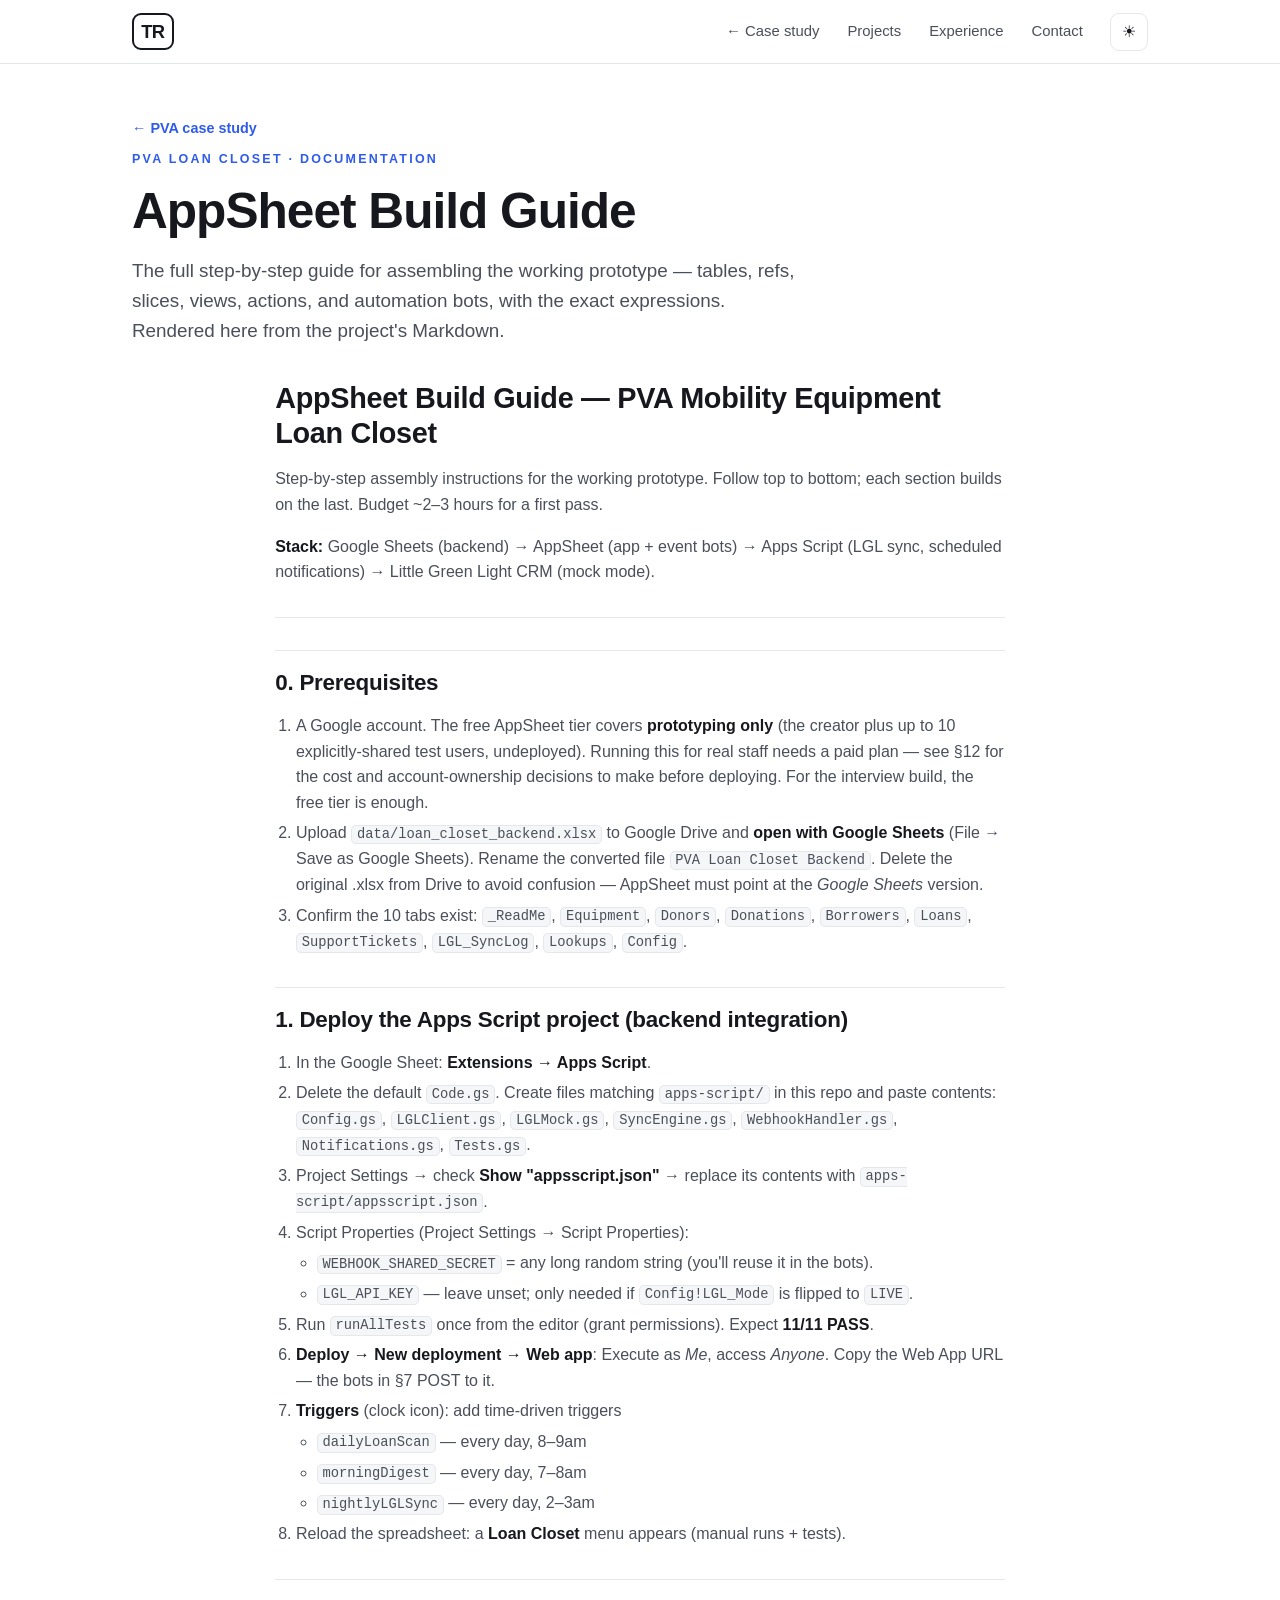
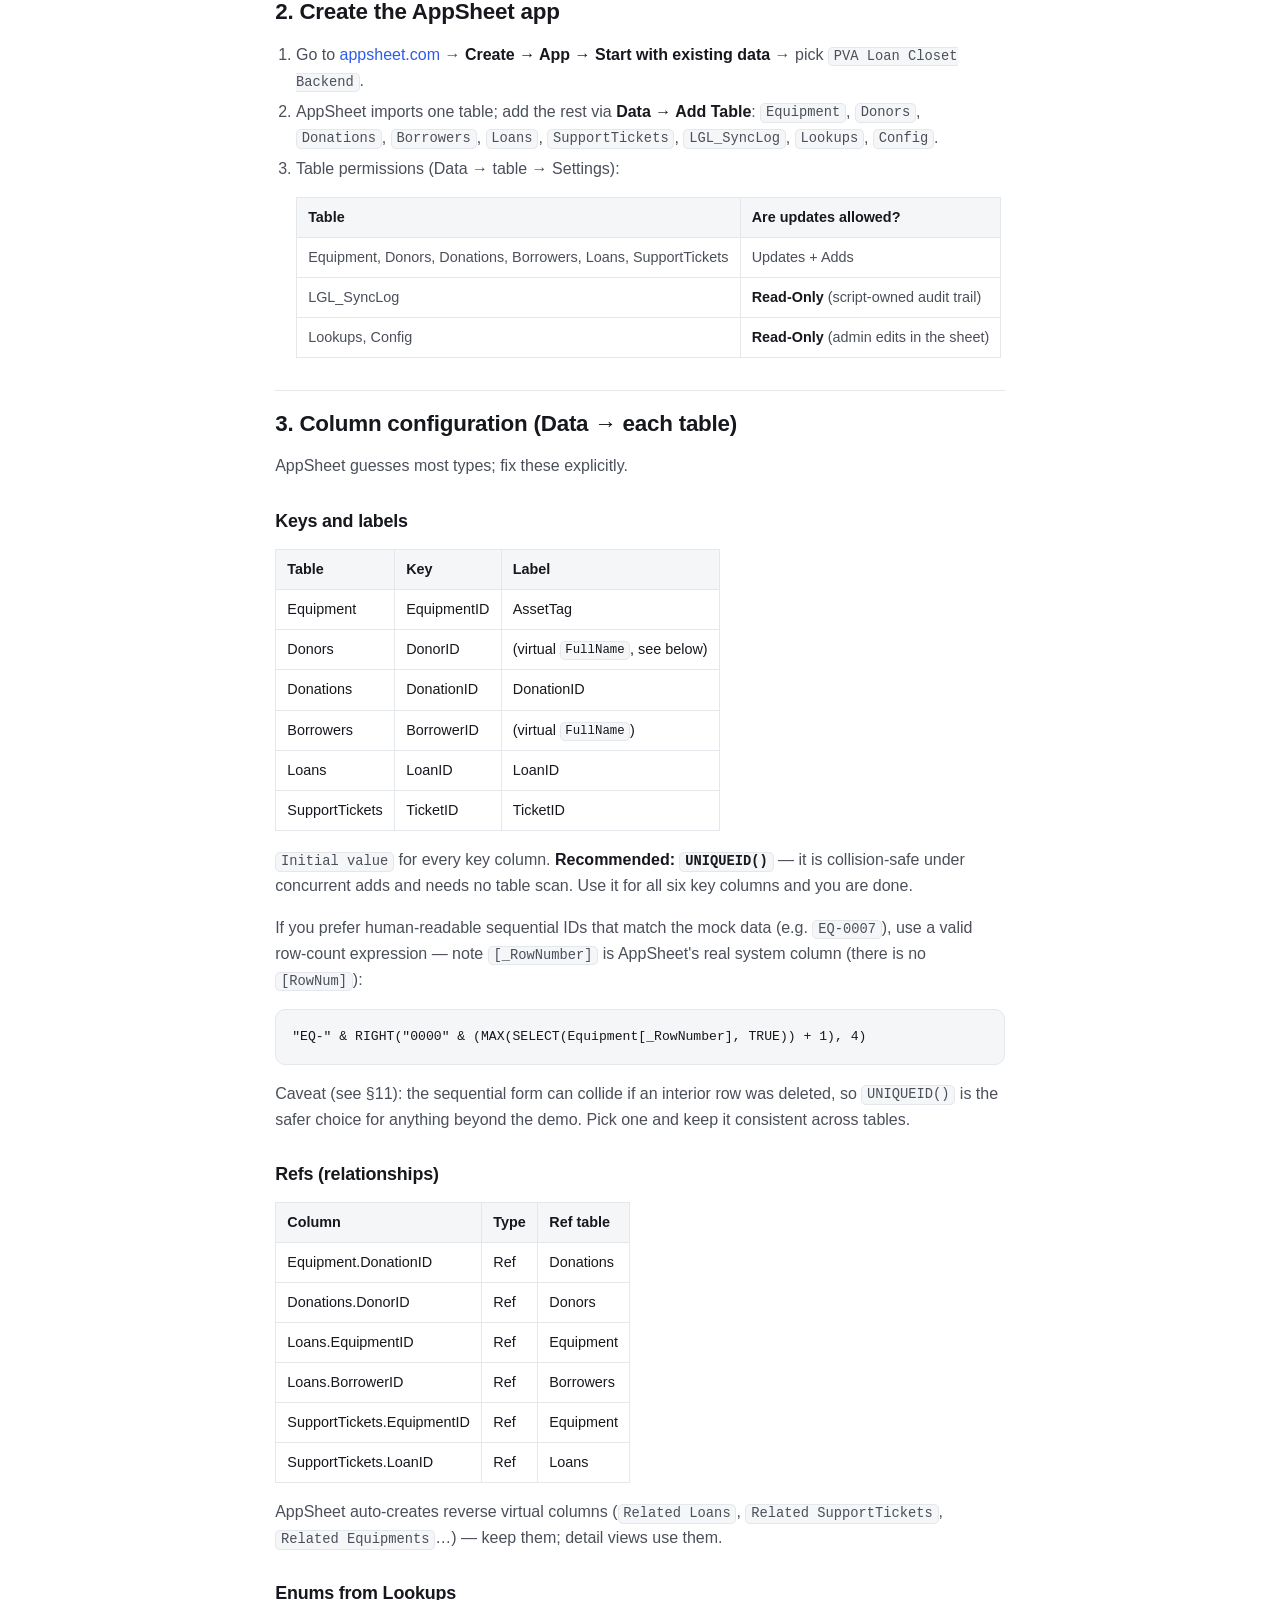
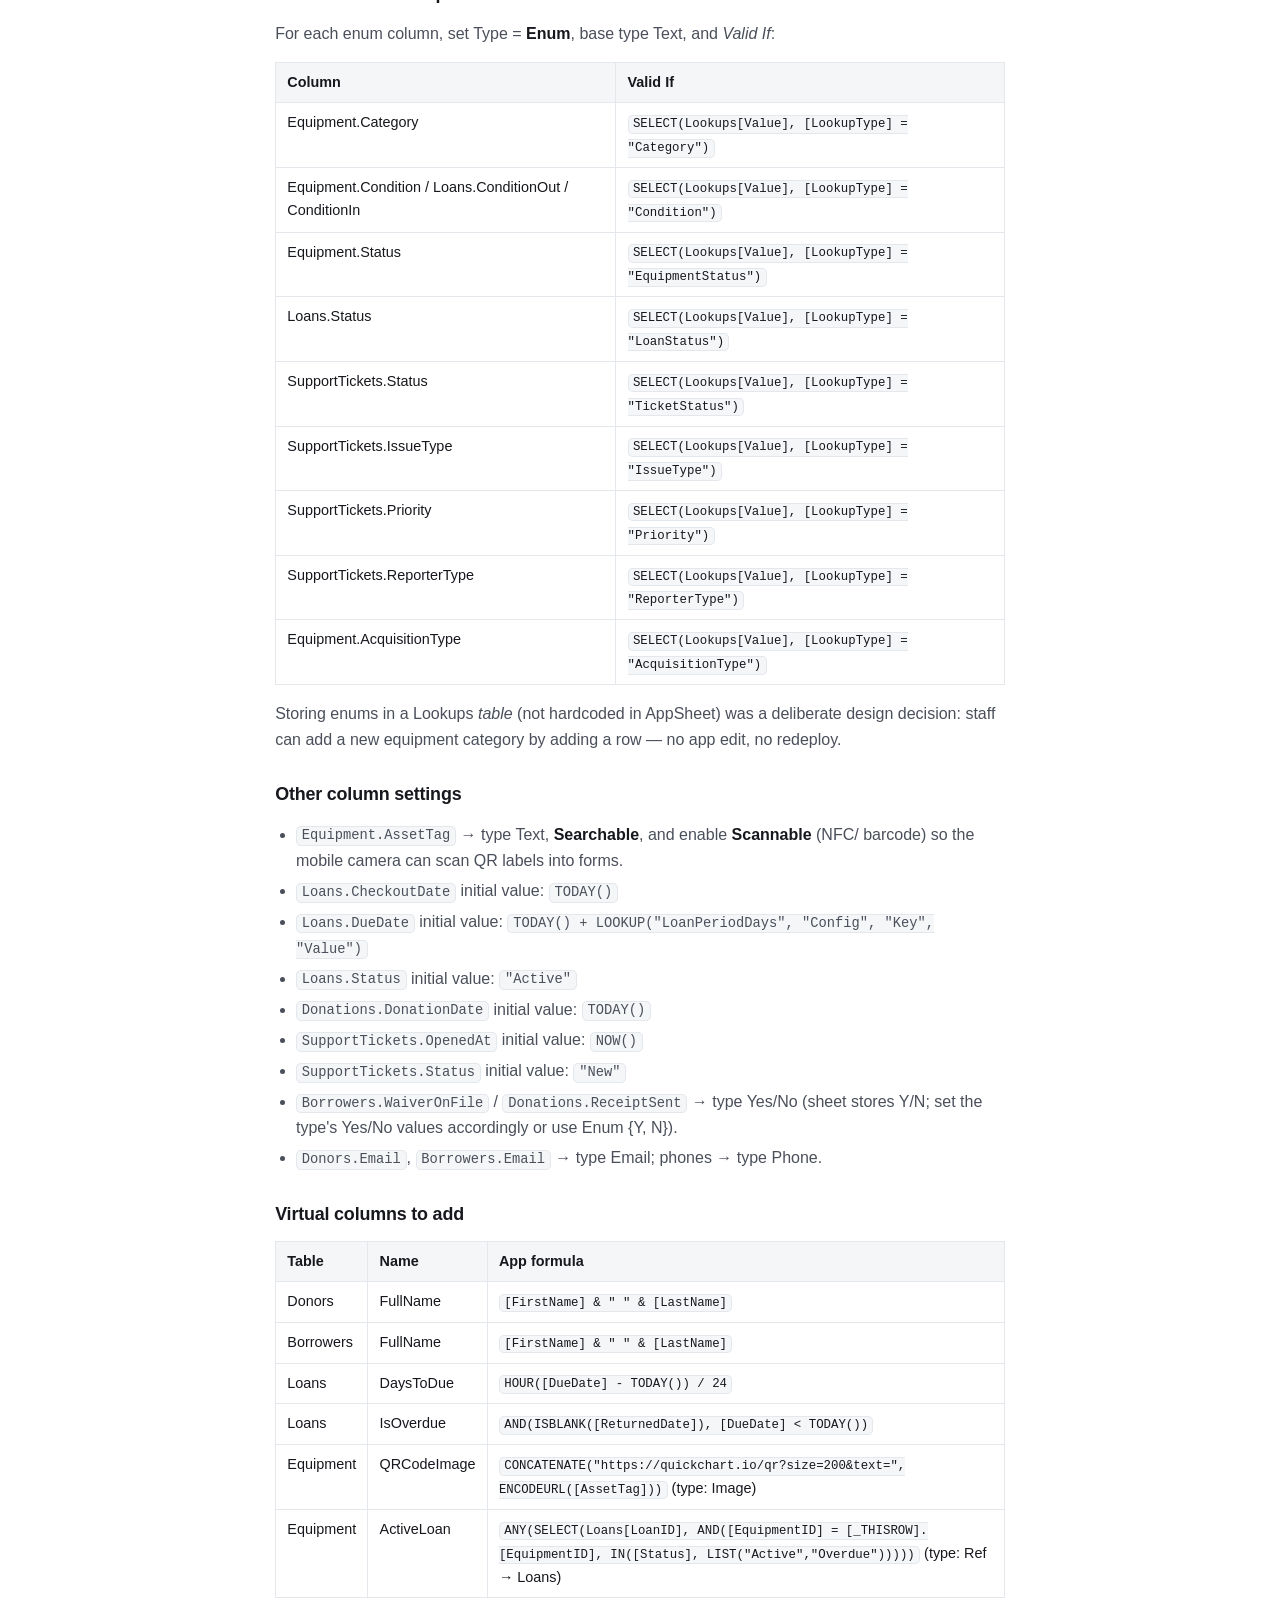
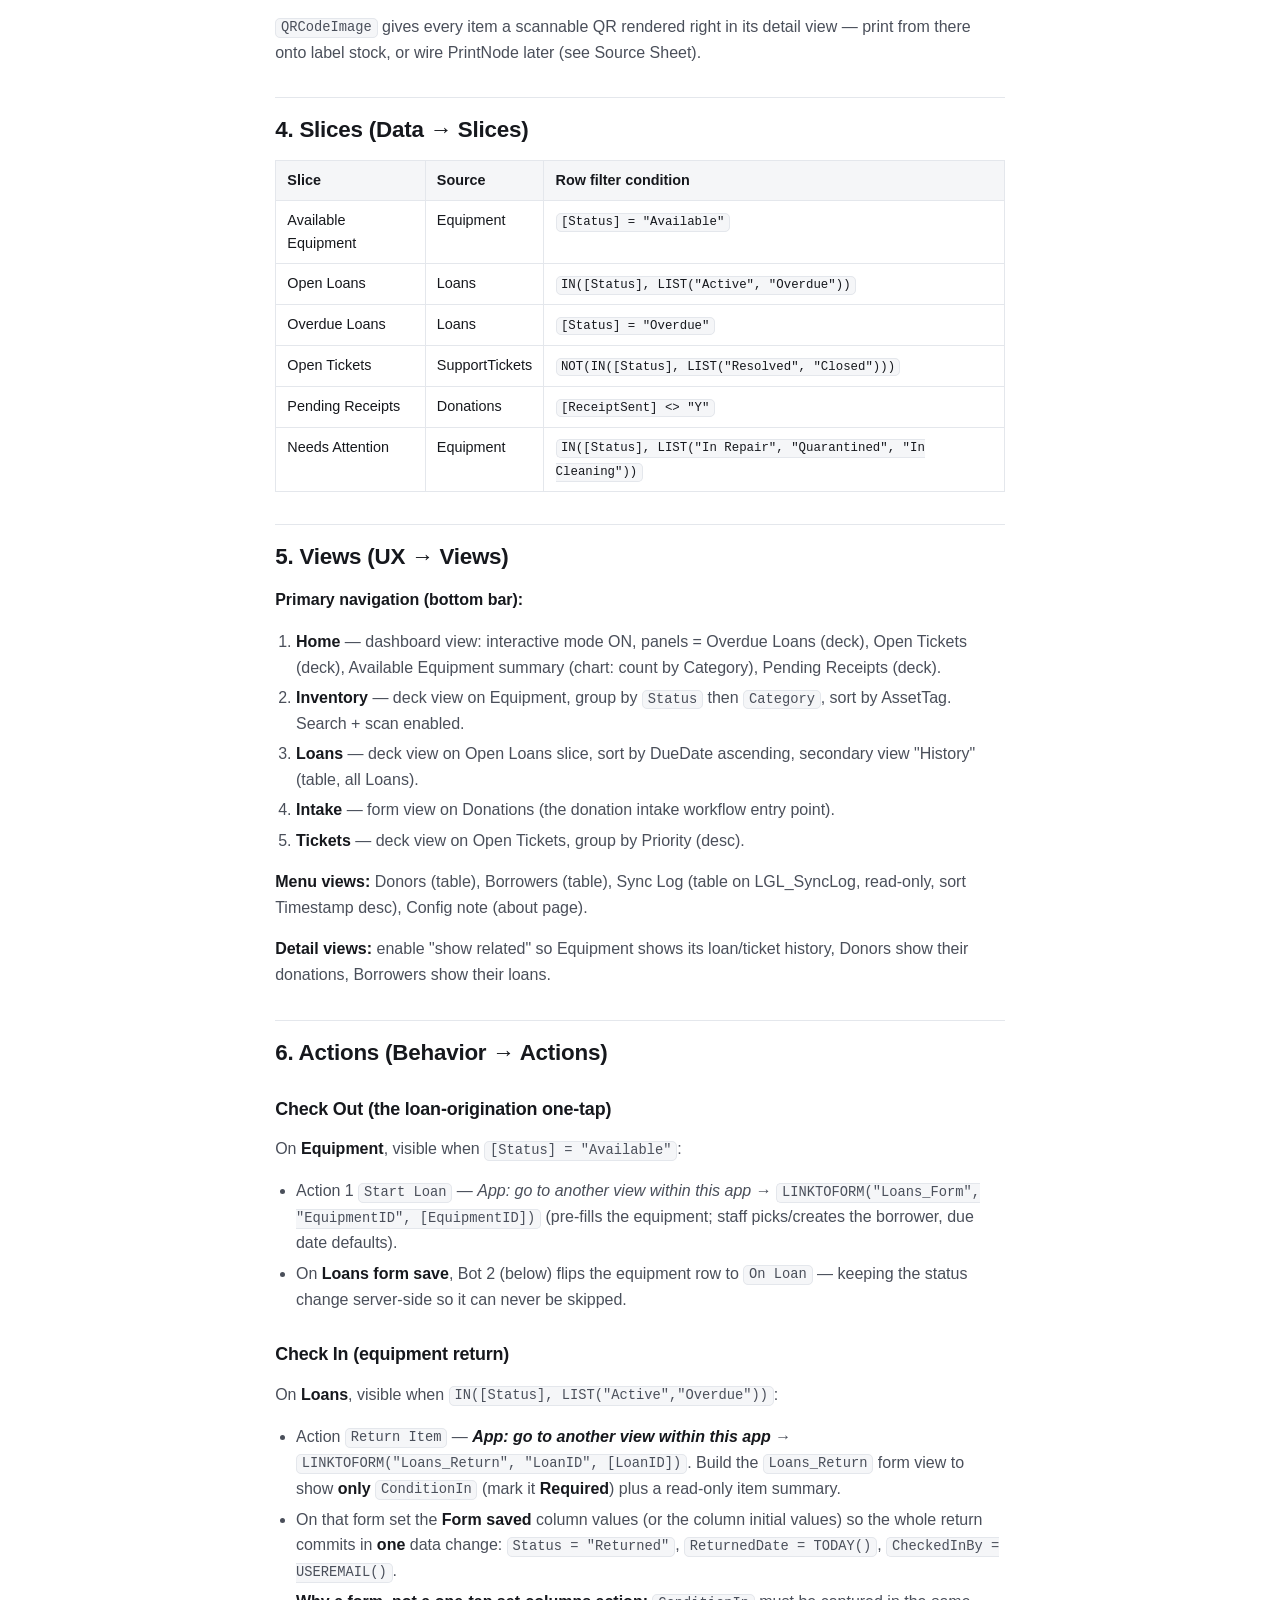
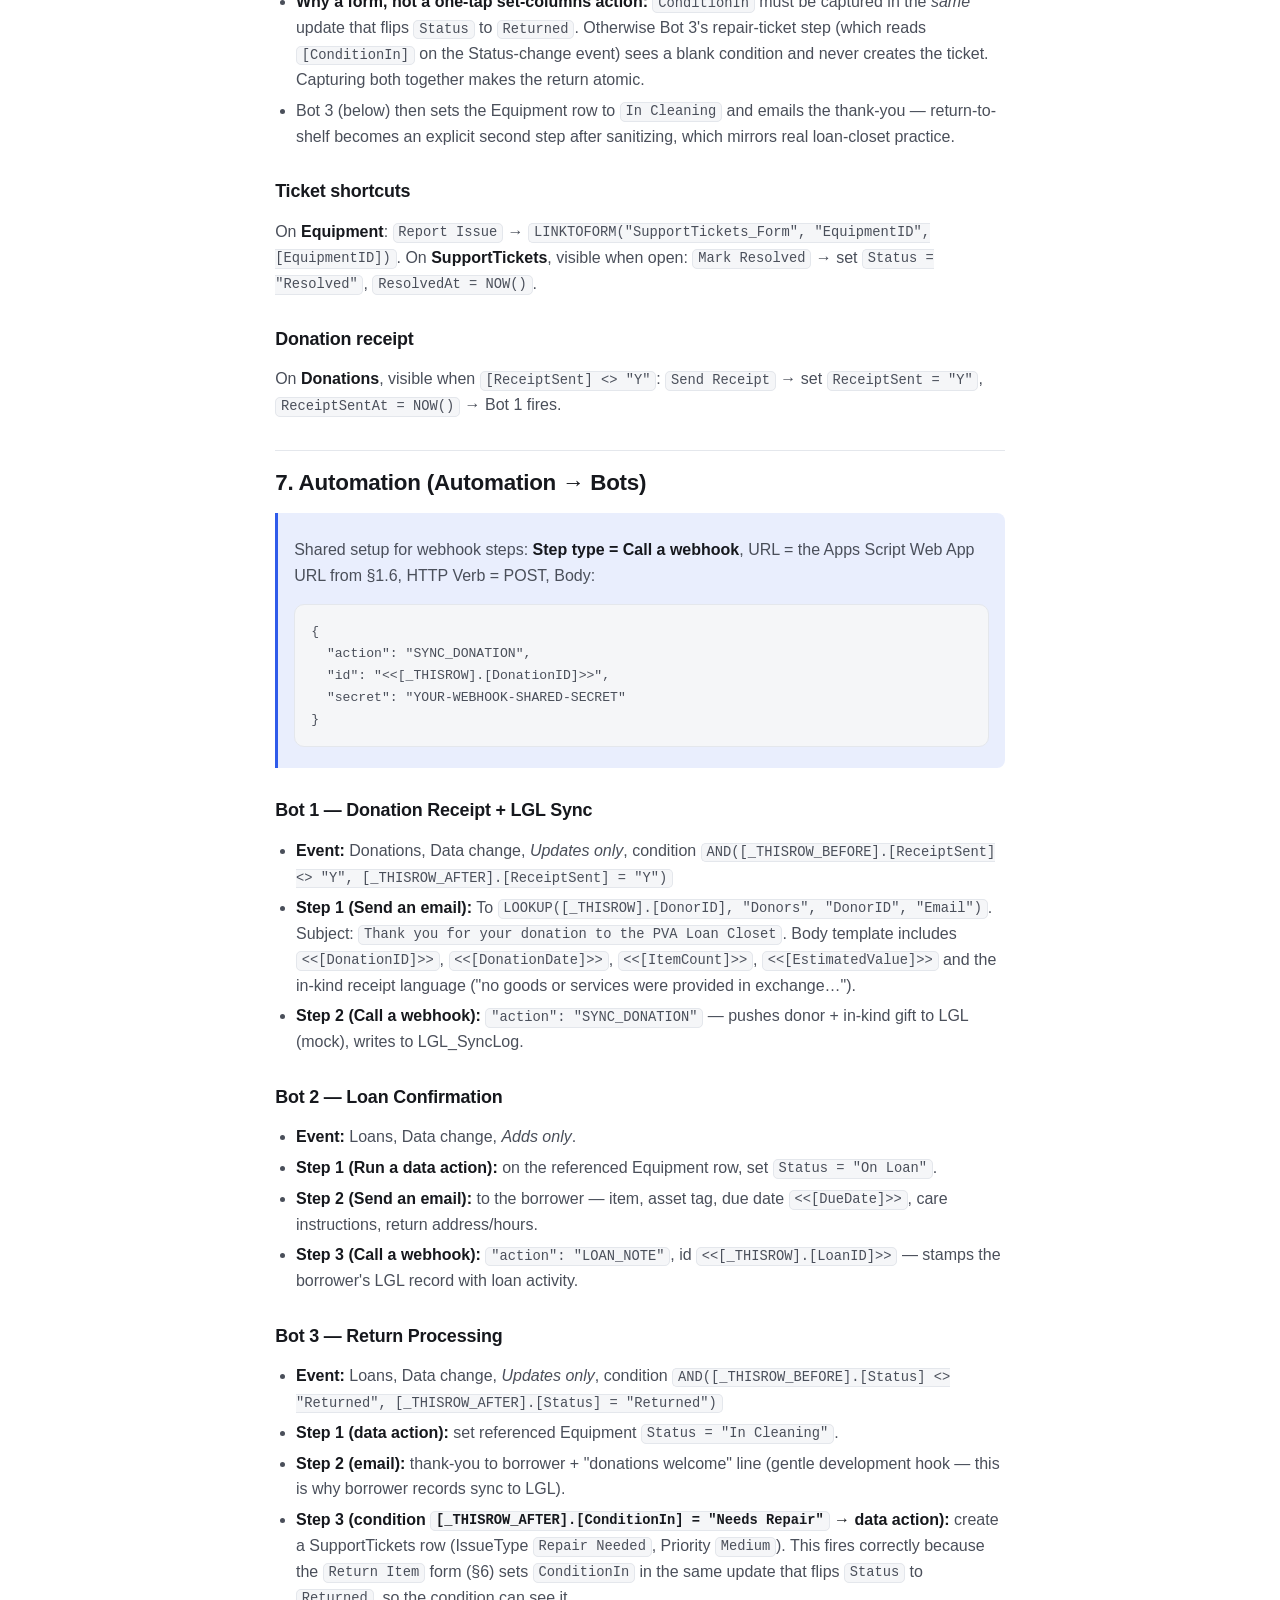
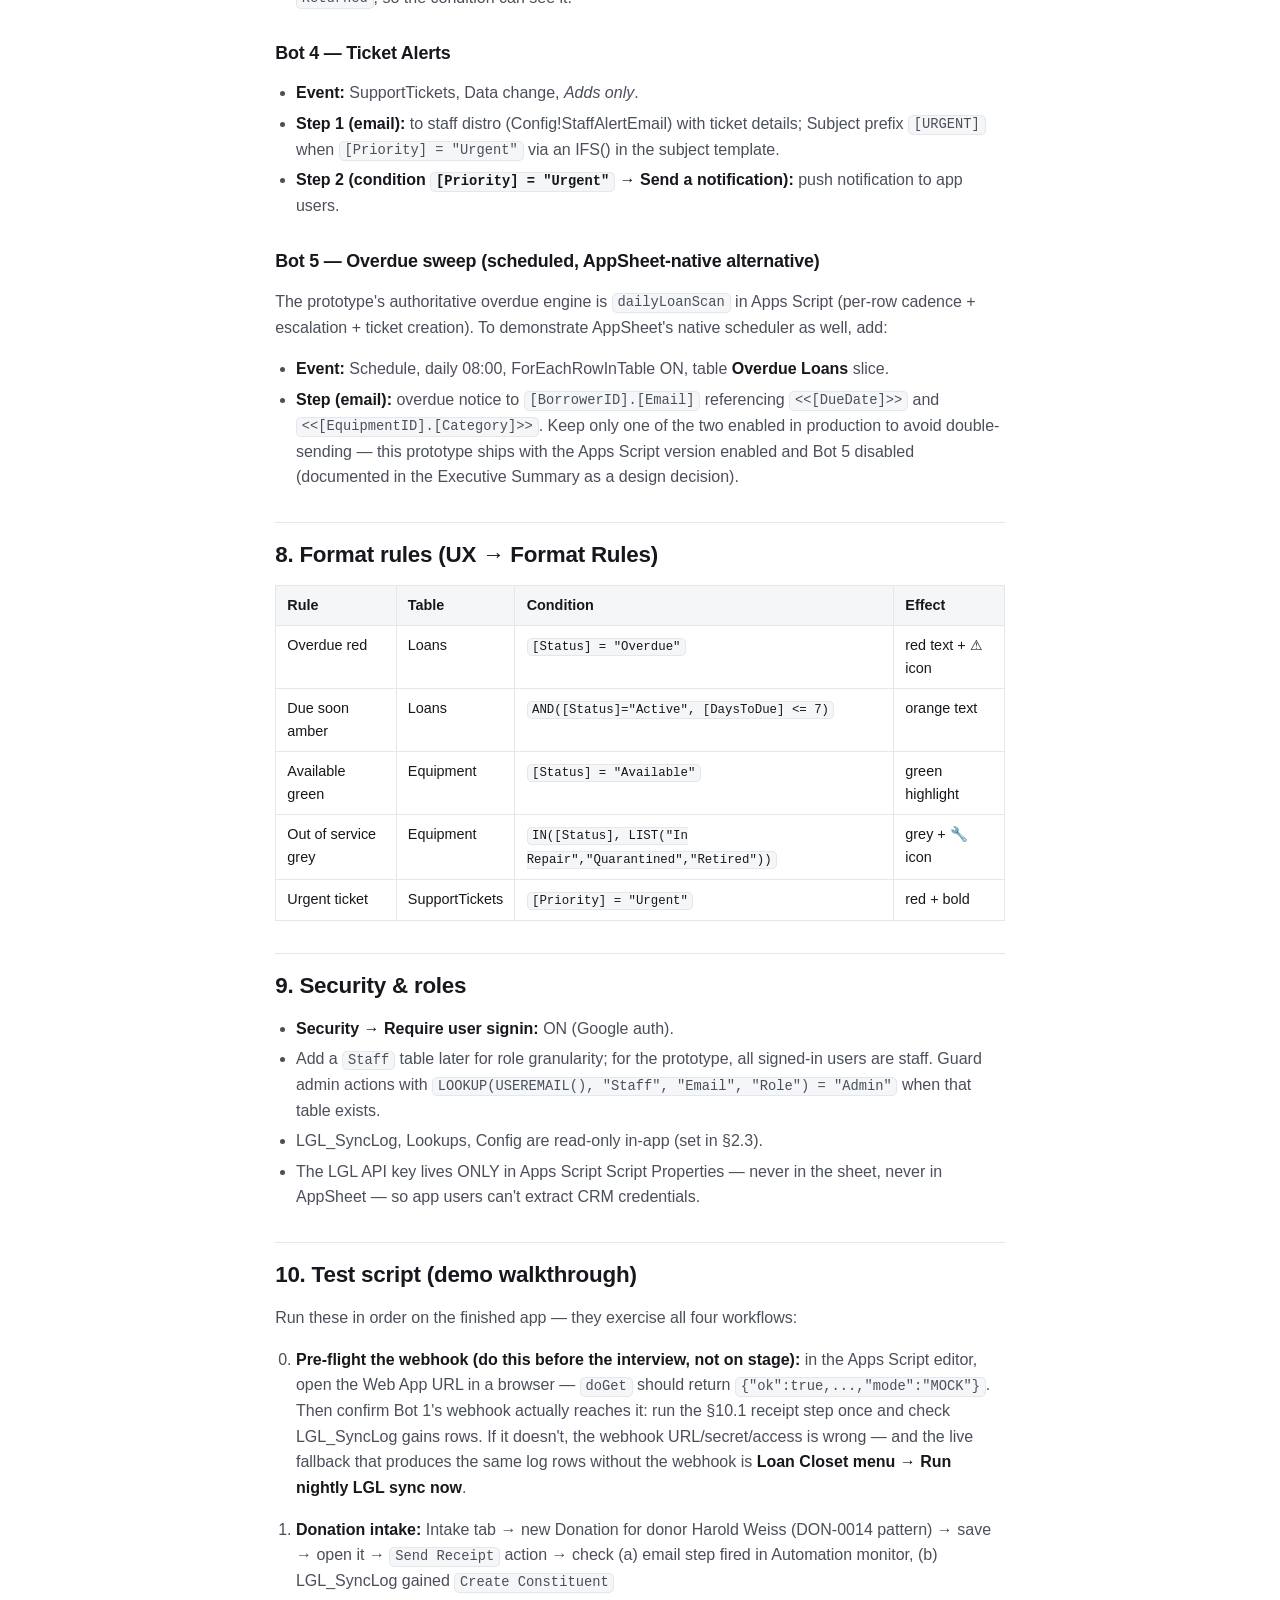
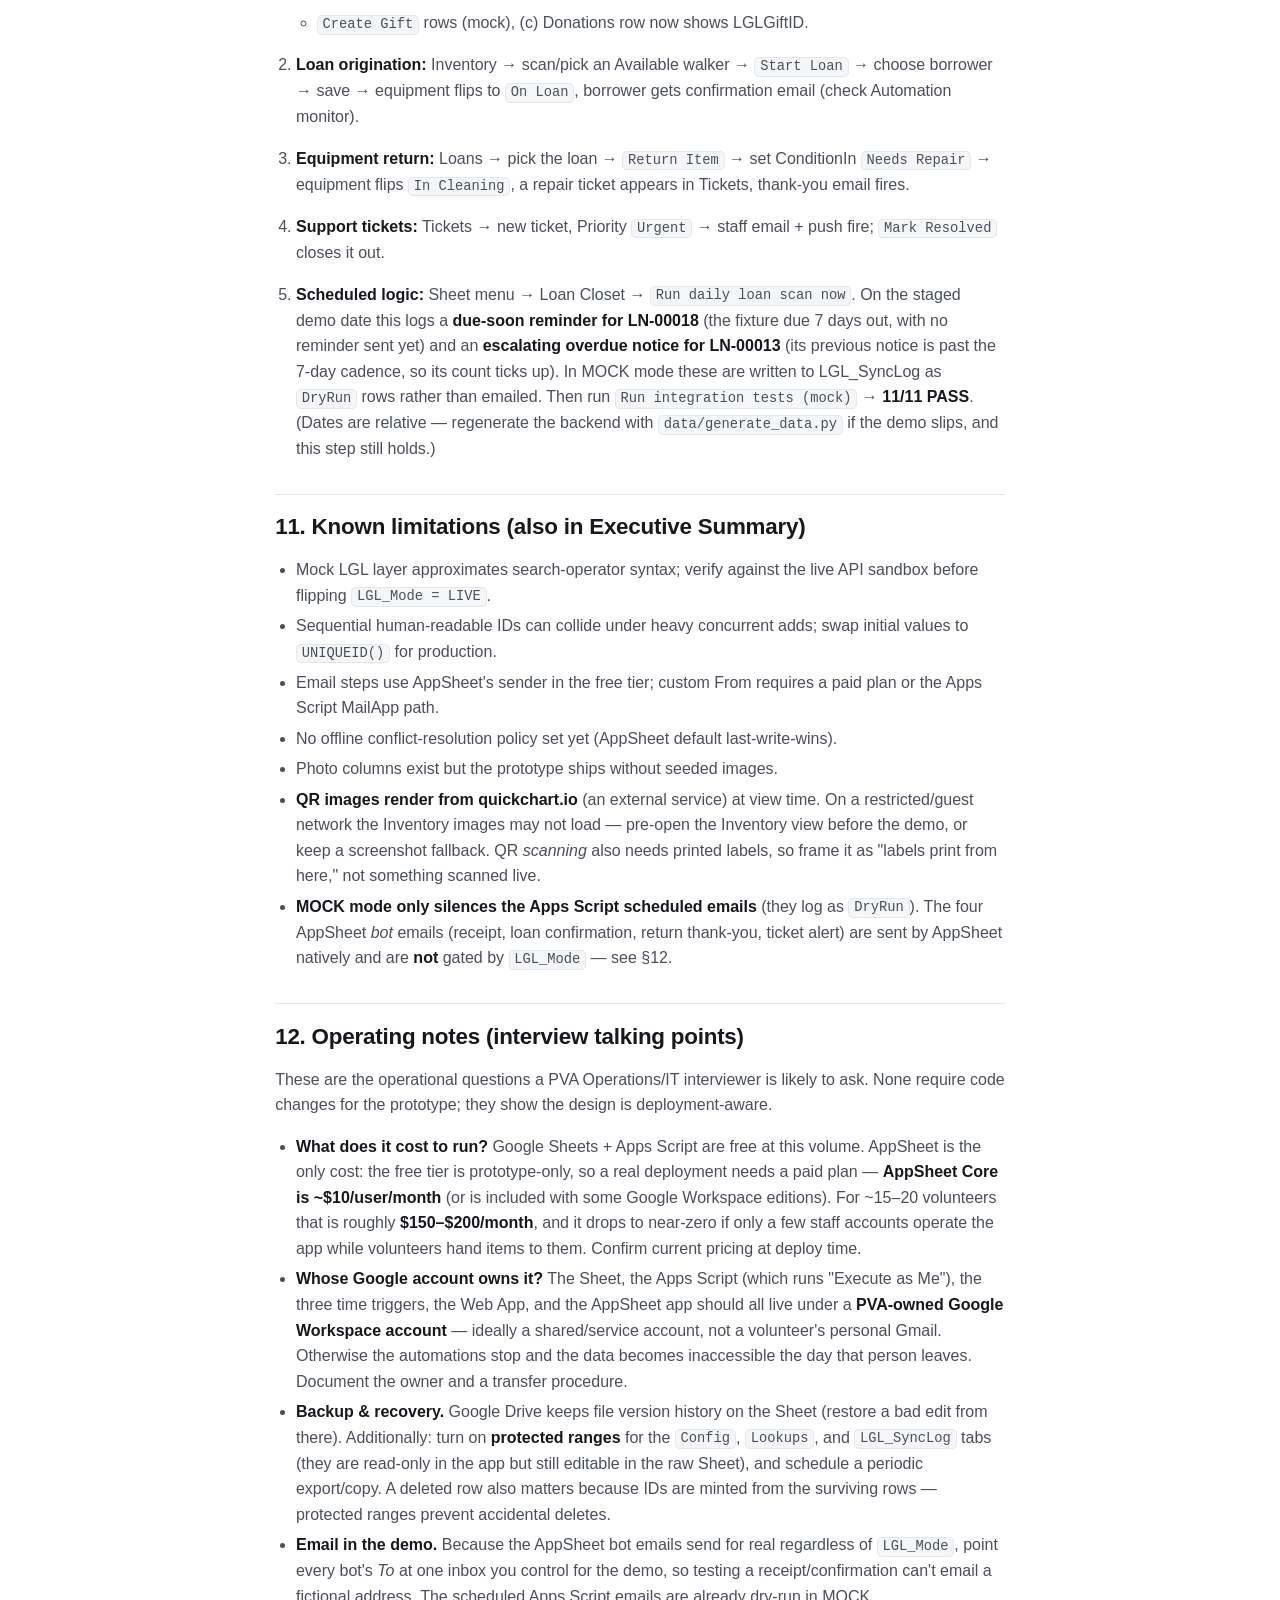
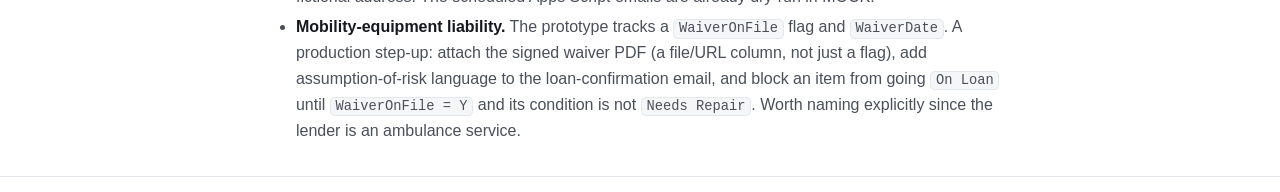
<file: projects/pva-build-guide.html>
<!DOCTYPE html>
<html lang="en">
<head>
  <meta charset="UTF-8" />
  <meta name="viewport" content="width=device-width, initial-scale=1.0" />
  <title>AppSheet Build Guide — PVA Loan Closet</title>
  <meta name="description" content="Step-by-step AppSheet build guide for the PVA Mobility Equipment Loan Closet prototype." />
  <meta name="color-scheme" content="light dark" />
  <link rel="icon" type="image/svg+xml" href="assets/favicon.svg" />
  <link rel="stylesheet" href="assets/portfolio.css" />
</head>
<body>
  <a class="skip-link" href="#main">Skip to content</a>

  <header class="nav" id="nav">
    <div class="nav__inner">
      <a class="nav__brand" href="../index.html" aria-label="Home">TR</a>
      <nav class="nav__links" id="nav-links" aria-label="Primary">
        <a href="pva-loan-closet.html">← Case study</a>
        <a href="../index.html#projects">Projects</a>
        <a href="../index.html#experience">Experience</a>
        <a href="../index.html#contact">Contact</a>
      </nav>
      <div class="nav__actions">
        <button class="theme-toggle" id="theme-toggle" type="button" aria-label="Toggle dark mode" title="Toggle theme"><span class="theme-toggle__icon" aria-hidden="true"></span></button>
        <button class="nav__burger" id="nav-burger" type="button" aria-label="Open menu" aria-expanded="false" aria-controls="nav-links"><span></span><span></span><span></span></button>
      </div>
    </div>
  </header>
  <main id="main" class="subpage">
    <div class="subpage__head">
      <a class="backlink" href="pva-loan-closet.html">← PVA case study</a>
      <p class="hero__eyebrow">PVA Loan Closet · Documentation</p>
      <h1>AppSheet Build Guide</h1>
      <p class="subpage__lede">The full step-by-step guide for assembling the working prototype — tables, refs, slices, views, actions, and automation bots, with the exact expressions. Rendered here from the project's Markdown.</p>
    </div>
    <article class="md-body">
<h1>AppSheet Build Guide — PVA Mobility Equipment Loan Closet</h1>
<p>Step-by-step assembly instructions for the working prototype. Follow top to bottom;
each section builds on the last. Budget ~2–3 hours for a first pass.</p>
<p><strong>Stack:</strong> Google Sheets (backend) → AppSheet (app + event bots) → Apps Script (LGL sync,
scheduled notifications) → Little Green Light CRM (mock mode).</p>
<hr>
<h2>0. Prerequisites</h2>
<ol>
<li>A Google account. The free AppSheet tier covers <strong>prototyping only</strong> (the creator
plus up to 10 explicitly-shared test users, undeployed). Running this for real staff
needs a paid plan — see §12 for the cost and account-ownership decisions to make
before deploying. For the interview build, the free tier is enough.</li>
<li>Upload <code>data/loan_closet_backend.xlsx</code> to Google Drive and <strong>open with Google
Sheets</strong> (File → Save as Google Sheets). Rename the converted file
<code>PVA Loan Closet Backend</code>. Delete the original .xlsx from Drive to avoid
confusion — AppSheet must point at the <em>Google Sheets</em> version.</li>
<li>Confirm the 10 tabs exist: <code>_ReadMe</code>, <code>Equipment</code>, <code>Donors</code>, <code>Donations</code>,
<code>Borrowers</code>, <code>Loans</code>, <code>SupportTickets</code>, <code>LGL_SyncLog</code>, <code>Lookups</code>, <code>Config</code>.</li>
</ol>
<h2>1. Deploy the Apps Script project (backend integration)</h2>
<ol>
<li>In the Google Sheet: <strong>Extensions → Apps Script</strong>.</li>
<li>Delete the default <code>Code.gs</code>. Create files matching <code>apps-script/</code> in this repo
and paste contents: <code>Config.gs</code>, <code>LGLClient.gs</code>, <code>LGLMock.gs</code>, <code>SyncEngine.gs</code>,
<code>WebhookHandler.gs</code>, <code>Notifications.gs</code>, <code>Tests.gs</code>.</li>
<li>Project Settings → check <strong>Show &quot;appsscript.json&quot;</strong> → replace its contents with
<code>apps-script/appsscript.json</code>.</li>
<li>Script Properties (Project Settings → Script Properties):<ul>
<li><code>WEBHOOK_SHARED_SECRET</code> = any long random string (you&#39;ll reuse it in the bots).</li>
<li><code>LGL_API_KEY</code> — leave unset; only needed if <code>Config!LGL_Mode</code> is flipped to <code>LIVE</code>.</li>
</ul>
</li>
<li>Run <code>runAllTests</code> once from the editor (grant permissions). Expect <strong>11/11 PASS</strong>.</li>
<li><strong>Deploy → New deployment → Web app</strong>: Execute as <em>Me</em>, access <em>Anyone</em>.
Copy the Web App URL — the bots in §7 POST to it.</li>
<li><strong>Triggers</strong> (clock icon): add time-driven triggers<ul>
<li><code>dailyLoanScan</code> — every day, 8–9am</li>
<li><code>morningDigest</code> — every day, 7–8am</li>
<li><code>nightlyLGLSync</code> — every day, 2–3am</li>
</ul>
</li>
<li>Reload the spreadsheet: a <strong>Loan Closet</strong> menu appears (manual runs + tests).</li>
</ol>
<h2>2. Create the AppSheet app</h2>
<ol>
<li>Go to <a href="https://www.appsheet.com">appsheet.com</a> → <strong>Create → App → Start with
existing data</strong> → pick <code>PVA Loan Closet Backend</code>.</li>
<li>AppSheet imports one table; add the rest via <strong>Data → Add Table</strong>:
<code>Equipment</code>, <code>Donors</code>, <code>Donations</code>, <code>Borrowers</code>, <code>Loans</code>, <code>SupportTickets</code>,
<code>LGL_SyncLog</code>, <code>Lookups</code>, <code>Config</code>.</li>
<li>Table permissions (Data → table → Settings):<table>
<thead>
<tr>
<th>Table</th>
<th>Are updates allowed?</th>
</tr>
</thead>
<tbody><tr>
<td>Equipment, Donors, Donations, Borrowers, Loans, SupportTickets</td>
<td>Updates + Adds</td>
</tr>
<tr>
<td>LGL_SyncLog</td>
<td><strong>Read-Only</strong> (script-owned audit trail)</td>
</tr>
<tr>
<td>Lookups, Config</td>
<td><strong>Read-Only</strong> (admin edits in the sheet)</td>
</tr>
</tbody></table>
</li>
</ol>
<h2>3. Column configuration (Data → each table)</h2>
<p>AppSheet guesses most types; fix these explicitly.</p>
<h3>Keys and labels</h3>
<table>
<thead>
<tr>
<th>Table</th>
<th>Key</th>
<th>Label</th>
</tr>
</thead>
<tbody><tr>
<td>Equipment</td>
<td>EquipmentID</td>
<td>AssetTag</td>
</tr>
<tr>
<td>Donors</td>
<td>DonorID</td>
<td>(virtual <code>FullName</code>, see below)</td>
</tr>
<tr>
<td>Donations</td>
<td>DonationID</td>
<td>DonationID</td>
</tr>
<tr>
<td>Borrowers</td>
<td>BorrowerID</td>
<td>(virtual <code>FullName</code>)</td>
</tr>
<tr>
<td>Loans</td>
<td>LoanID</td>
<td>LoanID</td>
</tr>
<tr>
<td>SupportTickets</td>
<td>TicketID</td>
<td>TicketID</td>
</tr>
</tbody></table>
<p><code>Initial value</code> for every key column. <strong>Recommended: <code>UNIQUEID()</code></strong> — it is
collision-safe under concurrent adds and needs no table scan. Use it for all six key
columns and you are done.</p>
<p>If you prefer human-readable sequential IDs that match the mock data (e.g. <code>EQ-0007</code>),
use a valid row-count expression — note <code>[_RowNumber]</code> is AppSheet&#39;s real system
column (there is no <code>[RowNum]</code>):</p>
<pre><code>&quot;EQ-&quot; &amp; RIGHT(&quot;0000&quot; &amp; (MAX(SELECT(Equipment[_RowNumber], TRUE)) + 1), 4)
</code></pre>
<p>Caveat (see §11): the sequential form can collide if an interior row was deleted, so
<code>UNIQUEID()</code> is the safer choice for anything beyond the demo. Pick one and keep it
consistent across tables.</p>
<h3>Refs (relationships)</h3>
<table>
<thead>
<tr>
<th>Column</th>
<th>Type</th>
<th>Ref table</th>
</tr>
</thead>
<tbody><tr>
<td>Equipment.DonationID</td>
<td>Ref</td>
<td>Donations</td>
</tr>
<tr>
<td>Donations.DonorID</td>
<td>Ref</td>
<td>Donors</td>
</tr>
<tr>
<td>Loans.EquipmentID</td>
<td>Ref</td>
<td>Equipment</td>
</tr>
<tr>
<td>Loans.BorrowerID</td>
<td>Ref</td>
<td>Borrowers</td>
</tr>
<tr>
<td>SupportTickets.EquipmentID</td>
<td>Ref</td>
<td>Equipment</td>
</tr>
<tr>
<td>SupportTickets.LoanID</td>
<td>Ref</td>
<td>Loans</td>
</tr>
</tbody></table>
<p>AppSheet auto-creates reverse virtual columns (<code>Related Loans</code>, <code>Related SupportTickets</code>, <code>Related Equipments</code>…) — keep them; detail views use them.</p>
<h3>Enums from Lookups</h3>
<p>For each enum column, set Type = <strong>Enum</strong>, base type Text, and <em>Valid If</em>:</p>
<table>
<thead>
<tr>
<th>Column</th>
<th>Valid If</th>
</tr>
</thead>
<tbody><tr>
<td>Equipment.Category</td>
<td><code>SELECT(Lookups[Value], [LookupType] = &quot;Category&quot;)</code></td>
</tr>
<tr>
<td>Equipment.Condition / Loans.ConditionOut / ConditionIn</td>
<td><code>SELECT(Lookups[Value], [LookupType] = &quot;Condition&quot;)</code></td>
</tr>
<tr>
<td>Equipment.Status</td>
<td><code>SELECT(Lookups[Value], [LookupType] = &quot;EquipmentStatus&quot;)</code></td>
</tr>
<tr>
<td>Loans.Status</td>
<td><code>SELECT(Lookups[Value], [LookupType] = &quot;LoanStatus&quot;)</code></td>
</tr>
<tr>
<td>SupportTickets.Status</td>
<td><code>SELECT(Lookups[Value], [LookupType] = &quot;TicketStatus&quot;)</code></td>
</tr>
<tr>
<td>SupportTickets.IssueType</td>
<td><code>SELECT(Lookups[Value], [LookupType] = &quot;IssueType&quot;)</code></td>
</tr>
<tr>
<td>SupportTickets.Priority</td>
<td><code>SELECT(Lookups[Value], [LookupType] = &quot;Priority&quot;)</code></td>
</tr>
<tr>
<td>SupportTickets.ReporterType</td>
<td><code>SELECT(Lookups[Value], [LookupType] = &quot;ReporterType&quot;)</code></td>
</tr>
<tr>
<td>Equipment.AcquisitionType</td>
<td><code>SELECT(Lookups[Value], [LookupType] = &quot;AcquisitionType&quot;)</code></td>
</tr>
</tbody></table>
<p>Storing enums in a Lookups <em>table</em> (not hardcoded in AppSheet) was a deliberate
design decision: staff can add a new equipment category by adding a row — no app
edit, no redeploy.</p>
<h3>Other column settings</h3>
<ul>
<li><code>Equipment.AssetTag</code> → type Text, <strong>Searchable</strong>, and enable <strong>Scannable</strong> (NFC/
barcode) so the mobile camera can scan QR labels into forms.</li>
<li><code>Loans.CheckoutDate</code> initial value: <code>TODAY()</code></li>
<li><code>Loans.DueDate</code> initial value:
<code>TODAY() + LOOKUP(&quot;LoanPeriodDays&quot;, &quot;Config&quot;, &quot;Key&quot;, &quot;Value&quot;)</code></li>
<li><code>Loans.Status</code> initial value: <code>&quot;Active&quot;</code></li>
<li><code>Donations.DonationDate</code> initial value: <code>TODAY()</code></li>
<li><code>SupportTickets.OpenedAt</code> initial value: <code>NOW()</code></li>
<li><code>SupportTickets.Status</code> initial value: <code>&quot;New&quot;</code></li>
<li><code>Borrowers.WaiverOnFile</code> / <code>Donations.ReceiptSent</code> → type Yes/No (sheet stores Y/N;
set the type&#39;s Yes/No values accordingly or use Enum {Y, N}).</li>
<li><code>Donors.Email</code>, <code>Borrowers.Email</code> → type Email; phones → type Phone.</li>
</ul>
<h3>Virtual columns to add</h3>
<table>
<thead>
<tr>
<th>Table</th>
<th>Name</th>
<th>App formula</th>
</tr>
</thead>
<tbody><tr>
<td>Donors</td>
<td>FullName</td>
<td><code>[FirstName] &amp; &quot; &quot; &amp; [LastName]</code></td>
</tr>
<tr>
<td>Borrowers</td>
<td>FullName</td>
<td><code>[FirstName] &amp; &quot; &quot; &amp; [LastName]</code></td>
</tr>
<tr>
<td>Loans</td>
<td>DaysToDue</td>
<td><code>HOUR([DueDate] - TODAY()) / 24</code></td>
</tr>
<tr>
<td>Loans</td>
<td>IsOverdue</td>
<td><code>AND(ISBLANK([ReturnedDate]), [DueDate] &lt; TODAY())</code></td>
</tr>
<tr>
<td>Equipment</td>
<td>QRCodeImage</td>
<td><code>CONCATENATE(&quot;https://quickchart.io/qr?size=200&amp;text=&quot;, ENCODEURL([AssetTag]))</code> (type: Image)</td>
</tr>
<tr>
<td>Equipment</td>
<td>ActiveLoan</td>
<td><code>ANY(SELECT(Loans[LoanID], AND([EquipmentID] = [_THISROW].[EquipmentID], IN([Status], LIST(&quot;Active&quot;,&quot;Overdue&quot;)))))</code> (type: Ref → Loans)</td>
</tr>
</tbody></table>
<p><code>QRCodeImage</code> gives every item a scannable QR rendered right in its detail view —
print from there onto label stock, or wire PrintNode later (see Source Sheet).</p>
<h2>4. Slices (Data → Slices)</h2>
<table>
<thead>
<tr>
<th>Slice</th>
<th>Source</th>
<th>Row filter condition</th>
</tr>
</thead>
<tbody><tr>
<td>Available Equipment</td>
<td>Equipment</td>
<td><code>[Status] = &quot;Available&quot;</code></td>
</tr>
<tr>
<td>Open Loans</td>
<td>Loans</td>
<td><code>IN([Status], LIST(&quot;Active&quot;, &quot;Overdue&quot;))</code></td>
</tr>
<tr>
<td>Overdue Loans</td>
<td>Loans</td>
<td><code>[Status] = &quot;Overdue&quot;</code></td>
</tr>
<tr>
<td>Open Tickets</td>
<td>SupportTickets</td>
<td><code>NOT(IN([Status], LIST(&quot;Resolved&quot;, &quot;Closed&quot;)))</code></td>
</tr>
<tr>
<td>Pending Receipts</td>
<td>Donations</td>
<td><code>[ReceiptSent] &lt;&gt; &quot;Y&quot;</code></td>
</tr>
<tr>
<td>Needs Attention</td>
<td>Equipment</td>
<td><code>IN([Status], LIST(&quot;In Repair&quot;, &quot;Quarantined&quot;, &quot;In Cleaning&quot;))</code></td>
</tr>
</tbody></table>
<h2>5. Views (UX → Views)</h2>
<p><strong>Primary navigation (bottom bar):</strong></p>
<ol>
<li><strong>Home</strong> — dashboard view: interactive mode ON, panels = Overdue Loans (deck),
Open Tickets (deck), Available Equipment summary (chart: count by Category),
Pending Receipts (deck).</li>
<li><strong>Inventory</strong> — deck view on Equipment, group by <code>Status</code> then <code>Category</code>,
sort by AssetTag. Search + scan enabled.</li>
<li><strong>Loans</strong> — deck view on Open Loans slice, sort by DueDate ascending,
secondary view &quot;History&quot; (table, all Loans).</li>
<li><strong>Intake</strong> — form view on Donations (the donation intake workflow entry point).</li>
<li><strong>Tickets</strong> — deck view on Open Tickets, group by Priority (desc).</li>
</ol>
<p><strong>Menu views:</strong> Donors (table), Borrowers (table), Sync Log (table on LGL_SyncLog,
read-only, sort Timestamp desc), Config note (about page).</p>
<p><strong>Detail views:</strong> enable &quot;show related&quot; so Equipment shows its loan/ticket history,
Donors show their donations, Borrowers show their loans.</p>
<h2>6. Actions (Behavior → Actions)</h2>
<h3>Check Out (the loan-origination one-tap)</h3>
<p>On <strong>Equipment</strong>, visible when <code>[Status] = &quot;Available&quot;</code>:</p>
<ul>
<li>Action 1 <code>Start Loan</code> — <em>App: go to another view within this app</em> →
<code>LINKTOFORM(&quot;Loans_Form&quot;, &quot;EquipmentID&quot;, [EquipmentID])</code>
(pre-fills the equipment; staff picks/creates the borrower, due date defaults).</li>
<li>On <strong>Loans form save</strong>, Bot 2 (below) flips the equipment row to <code>On Loan</code> —
keeping the status change server-side so it can never be skipped.</li>
</ul>
<h3>Check In (equipment return)</h3>
<p>On <strong>Loans</strong>, visible when <code>IN([Status], LIST(&quot;Active&quot;,&quot;Overdue&quot;))</code>:</p>
<ul>
<li>Action <code>Return Item</code> — <em><strong>App: go to another view within this app</strong></em> →
<code>LINKTOFORM(&quot;Loans_Return&quot;, &quot;LoanID&quot;, [LoanID])</code>. Build the <code>Loans_Return</code>
form view to show <strong>only</strong> <code>ConditionIn</code> (mark it <strong>Required</strong>) plus a read-only
item summary.</li>
<li>On that form set the <strong>Form saved</strong> column values (or the column initial values)
so the whole return commits in <strong>one</strong> data change:
<code>Status = &quot;Returned&quot;</code>, <code>ReturnedDate = TODAY()</code>, <code>CheckedInBy = USEREMAIL()</code>.</li>
<li><strong>Why a form, not a one-tap set-columns action:</strong> <code>ConditionIn</code> must be captured in
the <em>same</em> update that flips <code>Status</code> to <code>Returned</code>. Otherwise Bot 3&#39;s repair-ticket
step (which reads <code>[ConditionIn]</code> on the Status-change event) sees a blank condition
and never creates the ticket. Capturing both together makes the return atomic.</li>
<li>Bot 3 (below) then sets the Equipment row to <code>In Cleaning</code> and emails the
thank-you — return-to-shelf becomes an explicit second step after sanitizing,
which mirrors real loan-closet practice.</li>
</ul>
<h3>Ticket shortcuts</h3>
<p>On <strong>Equipment</strong>: <code>Report Issue</code> → <code>LINKTOFORM(&quot;SupportTickets_Form&quot;, &quot;EquipmentID&quot;, [EquipmentID])</code>.
On <strong>SupportTickets</strong>, visible when open: <code>Mark Resolved</code> → set <code>Status = &quot;Resolved&quot;</code>,
<code>ResolvedAt = NOW()</code>.</p>
<h3>Donation receipt</h3>
<p>On <strong>Donations</strong>, visible when <code>[ReceiptSent] &lt;&gt; &quot;Y&quot;</code>:
<code>Send Receipt</code> → set <code>ReceiptSent = &quot;Y&quot;</code>, <code>ReceiptSentAt = NOW()</code> → Bot 1 fires.</p>
<h2>7. Automation (Automation → Bots)</h2>
<blockquote>
<p>Shared setup for webhook steps: <strong>Step type = Call a webhook</strong>, URL = the Apps
Script Web App URL from §1.6, HTTP Verb = POST, Body:</p>
<pre><code class="language-json">{
  &quot;action&quot;: &quot;SYNC_DONATION&quot;,
  &quot;id&quot;: &quot;&lt;&lt;[_THISROW].[DonationID]&gt;&gt;&quot;,
  &quot;secret&quot;: &quot;YOUR-WEBHOOK-SHARED-SECRET&quot;
}
</code></pre>
</blockquote>
<h3>Bot 1 — Donation Receipt + LGL Sync</h3>
<ul>
<li><strong>Event:</strong> Donations, Data change, <em>Updates only</em>,
condition <code>AND([_THISROW_BEFORE].[ReceiptSent] &lt;&gt; &quot;Y&quot;, [_THISROW_AFTER].[ReceiptSent] = &quot;Y&quot;)</code></li>
<li><strong>Step 1 (Send an email):</strong> To <code>LOOKUP([_THISROW].[DonorID], &quot;Donors&quot;, &quot;DonorID&quot;, &quot;Email&quot;)</code>.
Subject: <code>Thank you for your donation to the PVA Loan Closet</code>.
Body template includes <code>&lt;&lt;[DonationID]&gt;&gt;</code>, <code>&lt;&lt;[DonationDate]&gt;&gt;</code>, <code>&lt;&lt;[ItemCount]&gt;&gt;</code>,
<code>&lt;&lt;[EstimatedValue]&gt;&gt;</code> and the in-kind receipt language (&quot;no goods or services
were provided in exchange…&quot;).</li>
<li><strong>Step 2 (Call a webhook):</strong> <code>&quot;action&quot;: &quot;SYNC_DONATION&quot;</code> — pushes donor +
in-kind gift to LGL (mock), writes to LGL_SyncLog.</li>
</ul>
<h3>Bot 2 — Loan Confirmation</h3>
<ul>
<li><strong>Event:</strong> Loans, Data change, <em>Adds only</em>.</li>
<li><strong>Step 1 (Run a data action):</strong> on the referenced Equipment row, set
<code>Status = &quot;On Loan&quot;</code>.</li>
<li><strong>Step 2 (Send an email):</strong> to the borrower — item, asset tag, due date
<code>&lt;&lt;[DueDate]&gt;&gt;</code>, care instructions, return address/hours.</li>
<li><strong>Step 3 (Call a webhook):</strong> <code>&quot;action&quot;: &quot;LOAN_NOTE&quot;</code>, id <code>&lt;&lt;[_THISROW].[LoanID]&gt;&gt;</code>
— stamps the borrower&#39;s LGL record with loan activity.</li>
</ul>
<h3>Bot 3 — Return Processing</h3>
<ul>
<li><strong>Event:</strong> Loans, Data change, <em>Updates only</em>, condition
<code>AND([_THISROW_BEFORE].[Status] &lt;&gt; &quot;Returned&quot;, [_THISROW_AFTER].[Status] = &quot;Returned&quot;)</code></li>
<li><strong>Step 1 (data action):</strong> set referenced Equipment <code>Status = &quot;In Cleaning&quot;</code>.</li>
<li><strong>Step 2 (email):</strong> thank-you to borrower + &quot;donations welcome&quot; line
(gentle development hook — this is why borrower records sync to LGL).</li>
<li><strong>Step 3 (condition <code>[_THISROW_AFTER].[ConditionIn] = &quot;Needs Repair&quot;</code> → data action):</strong>
create a SupportTickets row (IssueType <code>Repair Needed</code>, Priority <code>Medium</code>).
This fires correctly because the <code>Return Item</code> form (§6) sets <code>ConditionIn</code> in the
same update that flips <code>Status</code> to <code>Returned</code>, so the condition can see it.</li>
</ul>
<h3>Bot 4 — Ticket Alerts</h3>
<ul>
<li><strong>Event:</strong> SupportTickets, Data change, <em>Adds only</em>.</li>
<li><strong>Step 1 (email):</strong> to staff distro (Config!StaffAlertEmail) with ticket
details; Subject prefix <code>[URGENT]</code> when <code>[Priority] = &quot;Urgent&quot;</code> via an IFS()
in the subject template.</li>
<li><strong>Step 2 (condition <code>[Priority] = &quot;Urgent&quot;</code> → Send a notification):</strong> push
notification to app users.</li>
</ul>
<h3>Bot 5 — Overdue sweep (scheduled, AppSheet-native alternative)</h3>
<p>The prototype&#39;s authoritative overdue engine is <code>dailyLoanScan</code> in Apps Script
(per-row cadence + escalation + ticket creation). To demonstrate AppSheet&#39;s
native scheduler as well, add:</p>
<ul>
<li><strong>Event:</strong> Schedule, daily 08:00, ForEachRowInTable ON, table <strong>Overdue Loans</strong> slice.</li>
<li><strong>Step (email):</strong> overdue notice to <code>[BorrowerID].[Email]</code> referencing
<code>&lt;&lt;[DueDate]&gt;&gt;</code> and <code>&lt;&lt;[EquipmentID].[Category]&gt;&gt;</code>.
Keep only one of the two enabled in production to avoid double-sending —
this prototype ships with the Apps Script version enabled and Bot 5 disabled
(documented in the Executive Summary as a design decision).</li>
</ul>
<h2>8. Format rules (UX → Format Rules)</h2>
<table>
<thead>
<tr>
<th>Rule</th>
<th>Table</th>
<th>Condition</th>
<th>Effect</th>
</tr>
</thead>
<tbody><tr>
<td>Overdue red</td>
<td>Loans</td>
<td><code>[Status] = &quot;Overdue&quot;</code></td>
<td>red text + ⚠ icon</td>
</tr>
<tr>
<td>Due soon amber</td>
<td>Loans</td>
<td><code>AND([Status]=&quot;Active&quot;, [DaysToDue] &lt;= 7)</code></td>
<td>orange text</td>
</tr>
<tr>
<td>Available green</td>
<td>Equipment</td>
<td><code>[Status] = &quot;Available&quot;</code></td>
<td>green highlight</td>
</tr>
<tr>
<td>Out of service grey</td>
<td>Equipment</td>
<td><code>IN([Status], LIST(&quot;In Repair&quot;,&quot;Quarantined&quot;,&quot;Retired&quot;))</code></td>
<td>grey + 🔧 icon</td>
</tr>
<tr>
<td>Urgent ticket</td>
<td>SupportTickets</td>
<td><code>[Priority] = &quot;Urgent&quot;</code></td>
<td>red + bold</td>
</tr>
</tbody></table>
<h2>9. Security &amp; roles</h2>
<ul>
<li><strong>Security → Require user signin:</strong> ON (Google auth).</li>
<li>Add a <code>Staff</code> table later for role granularity; for the prototype, all signed-in
users are staff. Guard admin actions with
<code>LOOKUP(USEREMAIL(), &quot;Staff&quot;, &quot;Email&quot;, &quot;Role&quot;) = &quot;Admin&quot;</code> when that table exists.</li>
<li>LGL_SyncLog, Lookups, Config are read-only in-app (set in §2.3).</li>
<li>The LGL API key lives ONLY in Apps Script Script Properties — never in the
sheet, never in AppSheet — so app users can&#39;t extract CRM credentials.</li>
</ul>
<h2>10. Test script (demo walkthrough)</h2>
<p>Run these in order on the finished app — they exercise all four workflows:</p>
<ol start="0">
<li><p><strong>Pre-flight the webhook (do this before the interview, not on stage):</strong> in the
Apps Script editor, open the Web App URL in a browser — <code>doGet</code> should return
<code>{&quot;ok&quot;:true,...,&quot;mode&quot;:&quot;MOCK&quot;}</code>. Then confirm Bot 1&#39;s webhook actually reaches it:
run the §10.1 receipt step once and check LGL_SyncLog gains rows. If it doesn&#39;t, the
webhook URL/secret/access is wrong — and the live fallback that produces the same log
rows without the webhook is <strong>Loan Closet menu → Run nightly LGL sync now</strong>.</p>
</li>
<li><p><strong>Donation intake:</strong> Intake tab → new Donation for donor Harold Weiss
(DON-0014 pattern) → save → open it → <code>Send Receipt</code> action → check (a) email
step fired in Automation monitor, (b) LGL_SyncLog gained <code>Create Constituent</code></p>
<ul>
<li><code>Create Gift</code> rows (mock), (c) Donations row now shows LGLGiftID.</li>
</ul>
</li>
<li><p><strong>Loan origination:</strong> Inventory → scan/pick an Available walker →
<code>Start Loan</code> → choose borrower → save → equipment flips to <code>On Loan</code>,
borrower gets confirmation email (check Automation monitor).</p>
</li>
<li><p><strong>Equipment return:</strong> Loans → pick the loan → <code>Return Item</code> → set ConditionIn
<code>Needs Repair</code> → equipment flips <code>In Cleaning</code>, a repair ticket appears in
Tickets, thank-you email fires.</p>
</li>
<li><p><strong>Support tickets:</strong> Tickets → new ticket, Priority <code>Urgent</code> → staff email +
push fire; <code>Mark Resolved</code> closes it out.</p>
</li>
<li><p><strong>Scheduled logic:</strong> Sheet menu → Loan Closet → <code>Run daily loan scan now</code>. On the
staged demo date this logs a <strong>due-soon reminder for LN-00018</strong> (the fixture due 7
days out, with no reminder sent yet) and an <strong>escalating overdue notice for LN-00013</strong>
(its previous notice is past the 7-day cadence, so its count ticks up). In MOCK mode
these are written to LGL_SyncLog as <code>DryRun</code> rows rather than emailed. Then run
<code>Run integration tests (mock)</code> → <strong>11/11 PASS</strong>. (Dates are relative — regenerate the
backend with <code>data/generate_data.py</code> if the demo slips, and this step still holds.)</p>
</li>
</ol>
<h2>11. Known limitations (also in Executive Summary)</h2>
<ul>
<li>Mock LGL layer approximates search-operator syntax; verify against the live
API sandbox before flipping <code>LGL_Mode = LIVE</code>.</li>
<li>Sequential human-readable IDs can collide under heavy concurrent adds;
swap initial values to <code>UNIQUEID()</code> for production.</li>
<li>Email steps use AppSheet&#39;s sender in the free tier; custom From requires a
paid plan or the Apps Script MailApp path.</li>
<li>No offline conflict-resolution policy set yet (AppSheet default last-write-wins).</li>
<li>Photo columns exist but the prototype ships without seeded images.</li>
<li><strong>QR images render from quickchart.io</strong> (an external service) at view time. On a
restricted/guest network the Inventory images may not load — pre-open the Inventory
view before the demo, or keep a screenshot fallback. QR <em>scanning</em> also needs printed
labels, so frame it as &quot;labels print from here,&quot; not something scanned live.</li>
<li><strong>MOCK mode only silences the Apps Script scheduled emails</strong> (they log as <code>DryRun</code>).
The four AppSheet <em>bot</em> emails (receipt, loan confirmation, return thank-you, ticket
alert) are sent by AppSheet natively and are <strong>not</strong> gated by <code>LGL_Mode</code> — see §12.</li>
</ul>
<h2>12. Operating notes (interview talking points)</h2>
<p>These are the operational questions a PVA Operations/IT interviewer is likely to ask.
None require code changes for the prototype; they show the design is deployment-aware.</p>
<ul>
<li><strong>What does it cost to run?</strong> Google Sheets + Apps Script are free at this volume.
AppSheet is the only cost: the free tier is prototype-only, so a real deployment needs
a paid plan — <strong>AppSheet Core is ~$10/user/month</strong> (or is included with some Google
Workspace editions). For ~15–20 volunteers that is roughly <strong>$150–$200/month</strong>, and it
drops to near-zero if only a few staff accounts operate the app while volunteers hand
items to them. Confirm current pricing at deploy time.</li>
<li><strong>Whose Google account owns it?</strong> The Sheet, the Apps Script (which runs &quot;Execute as
Me&quot;), the three time triggers, the Web App, and the AppSheet app should all live under
a <strong>PVA-owned Google Workspace account</strong> — ideally a shared/service account, not a
volunteer&#39;s personal Gmail. Otherwise the automations stop and the data becomes
inaccessible the day that person leaves. Document the owner and a transfer procedure.</li>
<li><strong>Backup &amp; recovery.</strong> Google Drive keeps file version history on the Sheet (restore a
bad edit from there). Additionally: turn on <strong>protected ranges</strong> for the <code>Config</code>,
<code>Lookups</code>, and <code>LGL_SyncLog</code> tabs (they are read-only in the app but still editable in
the raw Sheet), and schedule a periodic export/copy. A deleted row also matters because
IDs are minted from the surviving rows — protected ranges prevent accidental deletes.</li>
<li><strong>Email in the demo.</strong> Because the AppSheet bot emails send for real regardless of
<code>LGL_Mode</code>, point every bot&#39;s <em>To</em> at one inbox you control for the demo, so testing a
receipt/confirmation can&#39;t email a fictional address. The scheduled Apps Script emails
are already dry-run in MOCK.</li>
<li><strong>Mobility-equipment liability.</strong> The prototype tracks a <code>WaiverOnFile</code> flag and
<code>WaiverDate</code>. A production step-up: attach the signed waiver PDF (a file/URL column, not
just a flag), add assumption-of-risk language to the loan-confirmation email, and block
an item from going <code>On Loan</code> until <code>WaiverOnFile = Y</code> and its condition is not
<code>Needs Repair</code>. Worth naming explicitly since the lender is an ambulance service.</li>
</ul>

    </article>
  </main>
  <footer class="footer"><p>© <span id="year">2026</span> Trevor Robey · <a href="https://github.com/trevorrobeyinc/trevorrobeyinc.github.io/tree/main/projects/pva-loan-closet" target="_blank" rel="noopener">Project source</a></p></footer>
  <script src="assets/portfolio.js" defer></script>
</body>
</html>
</file>
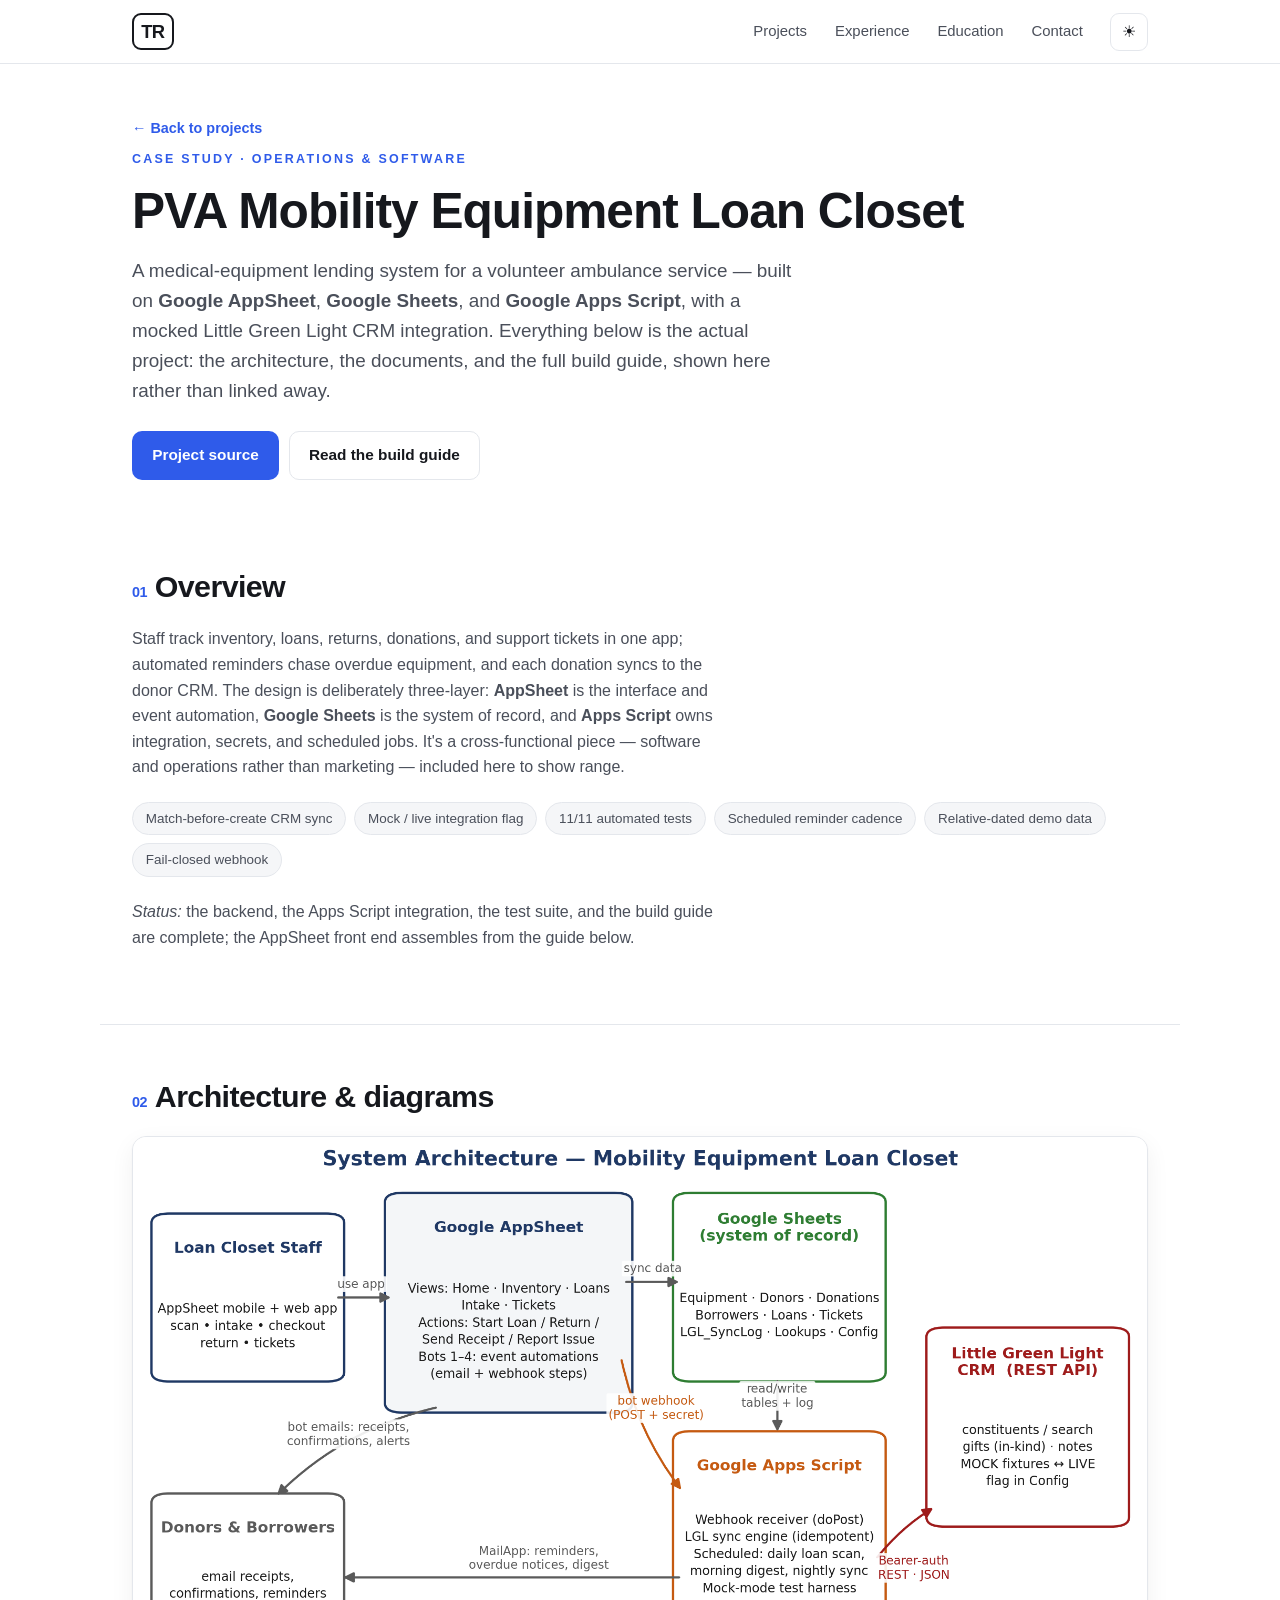
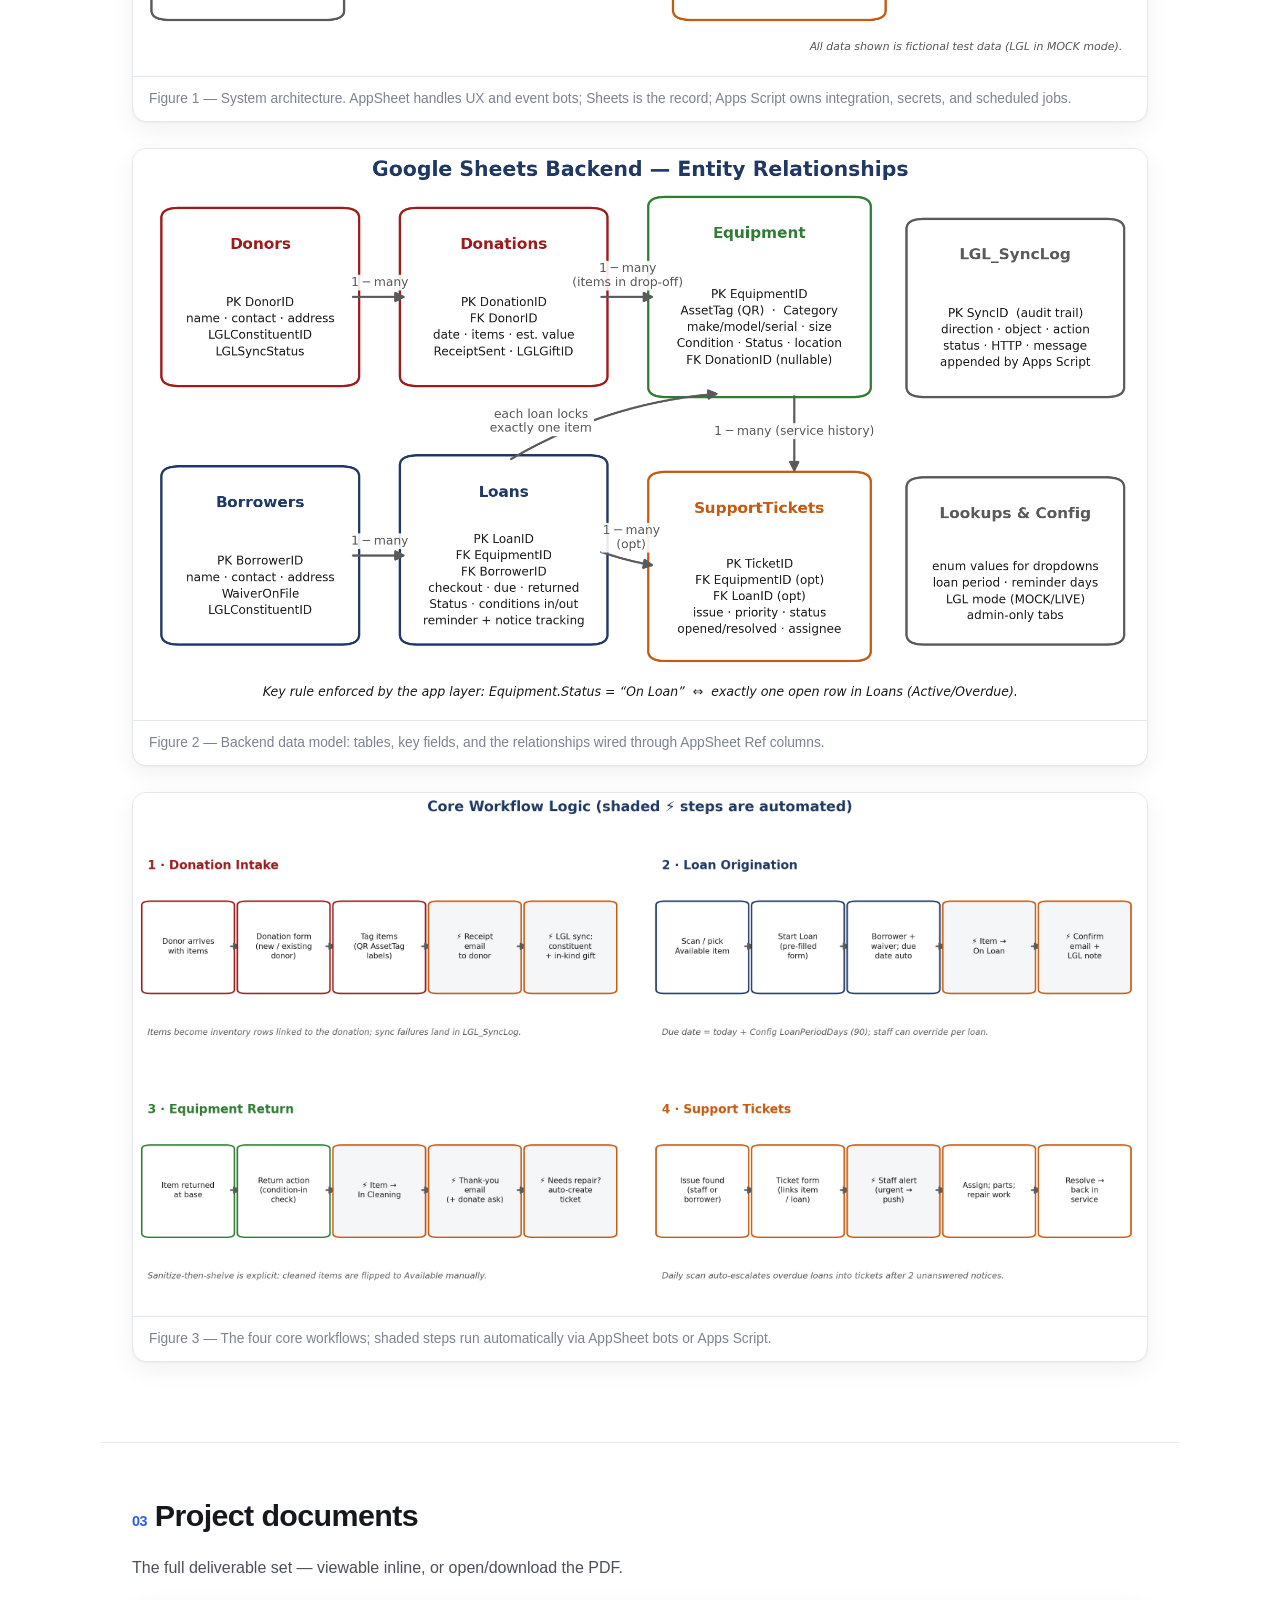
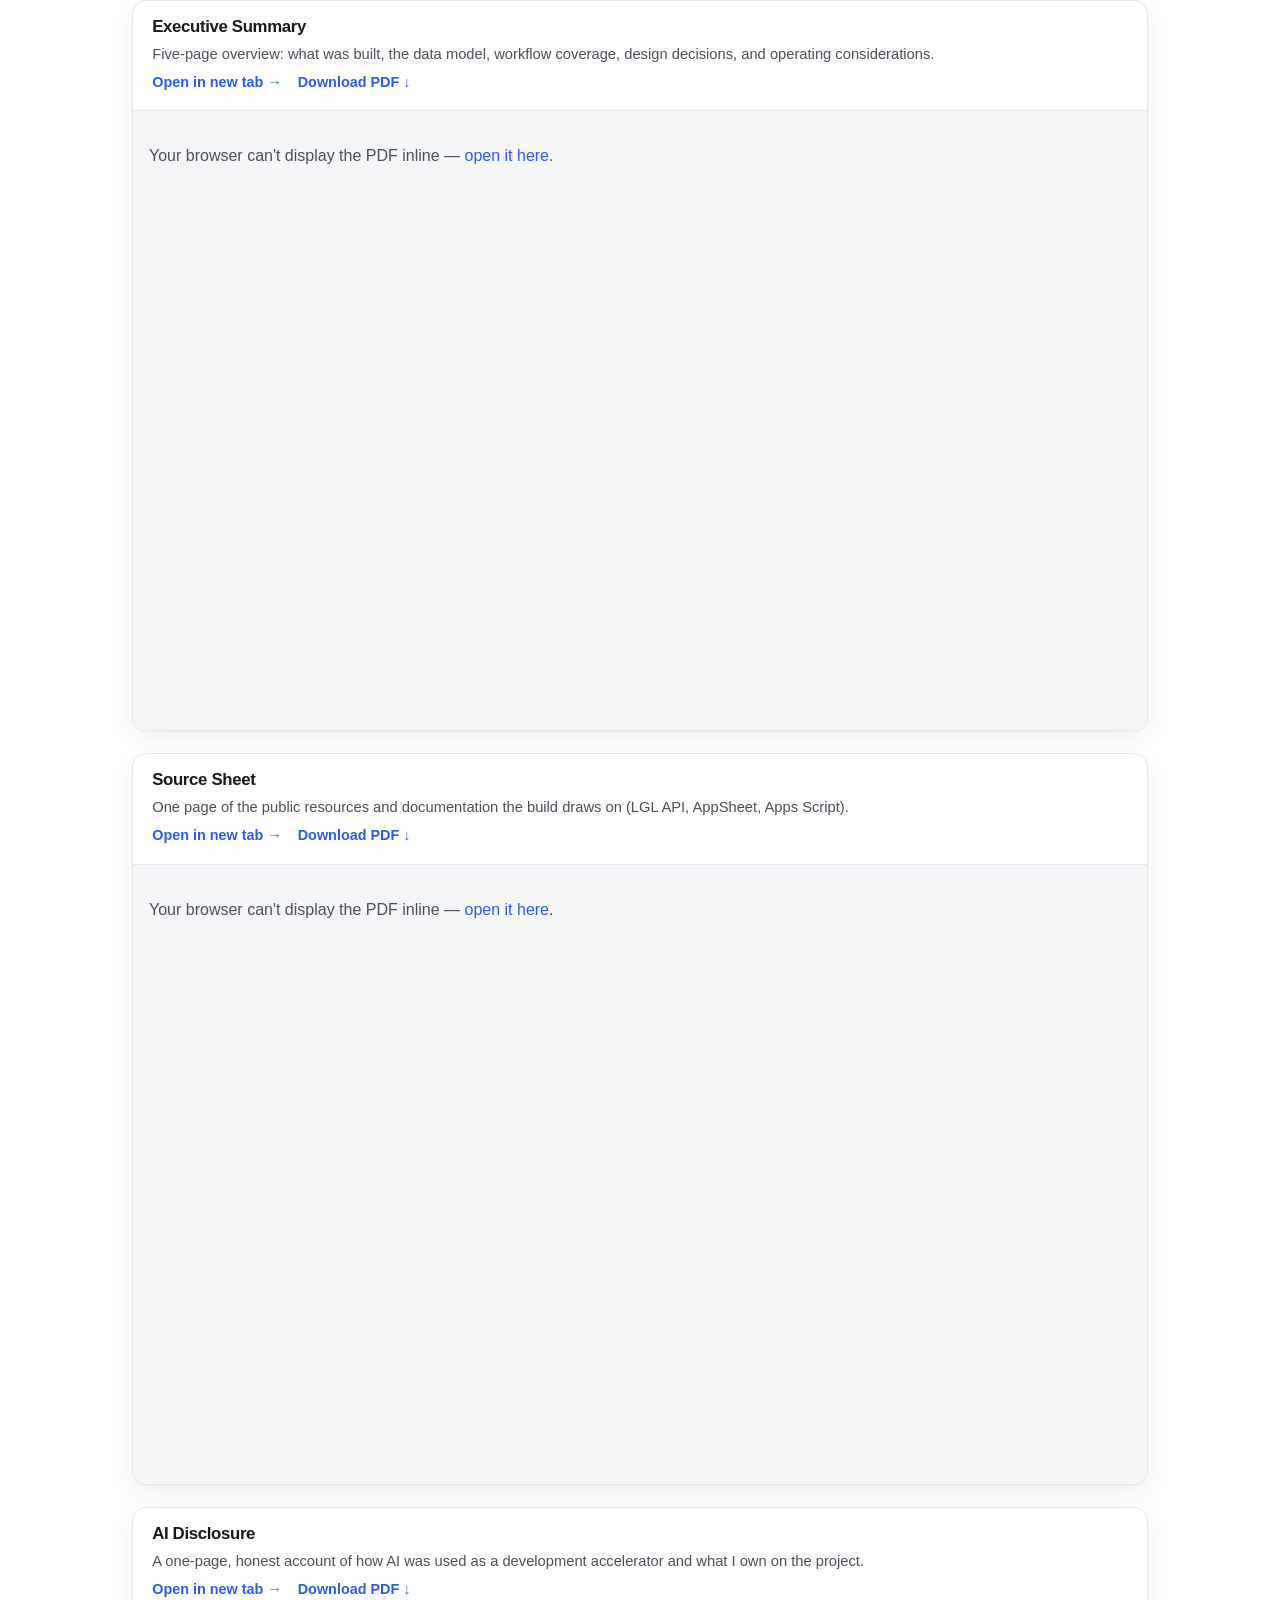
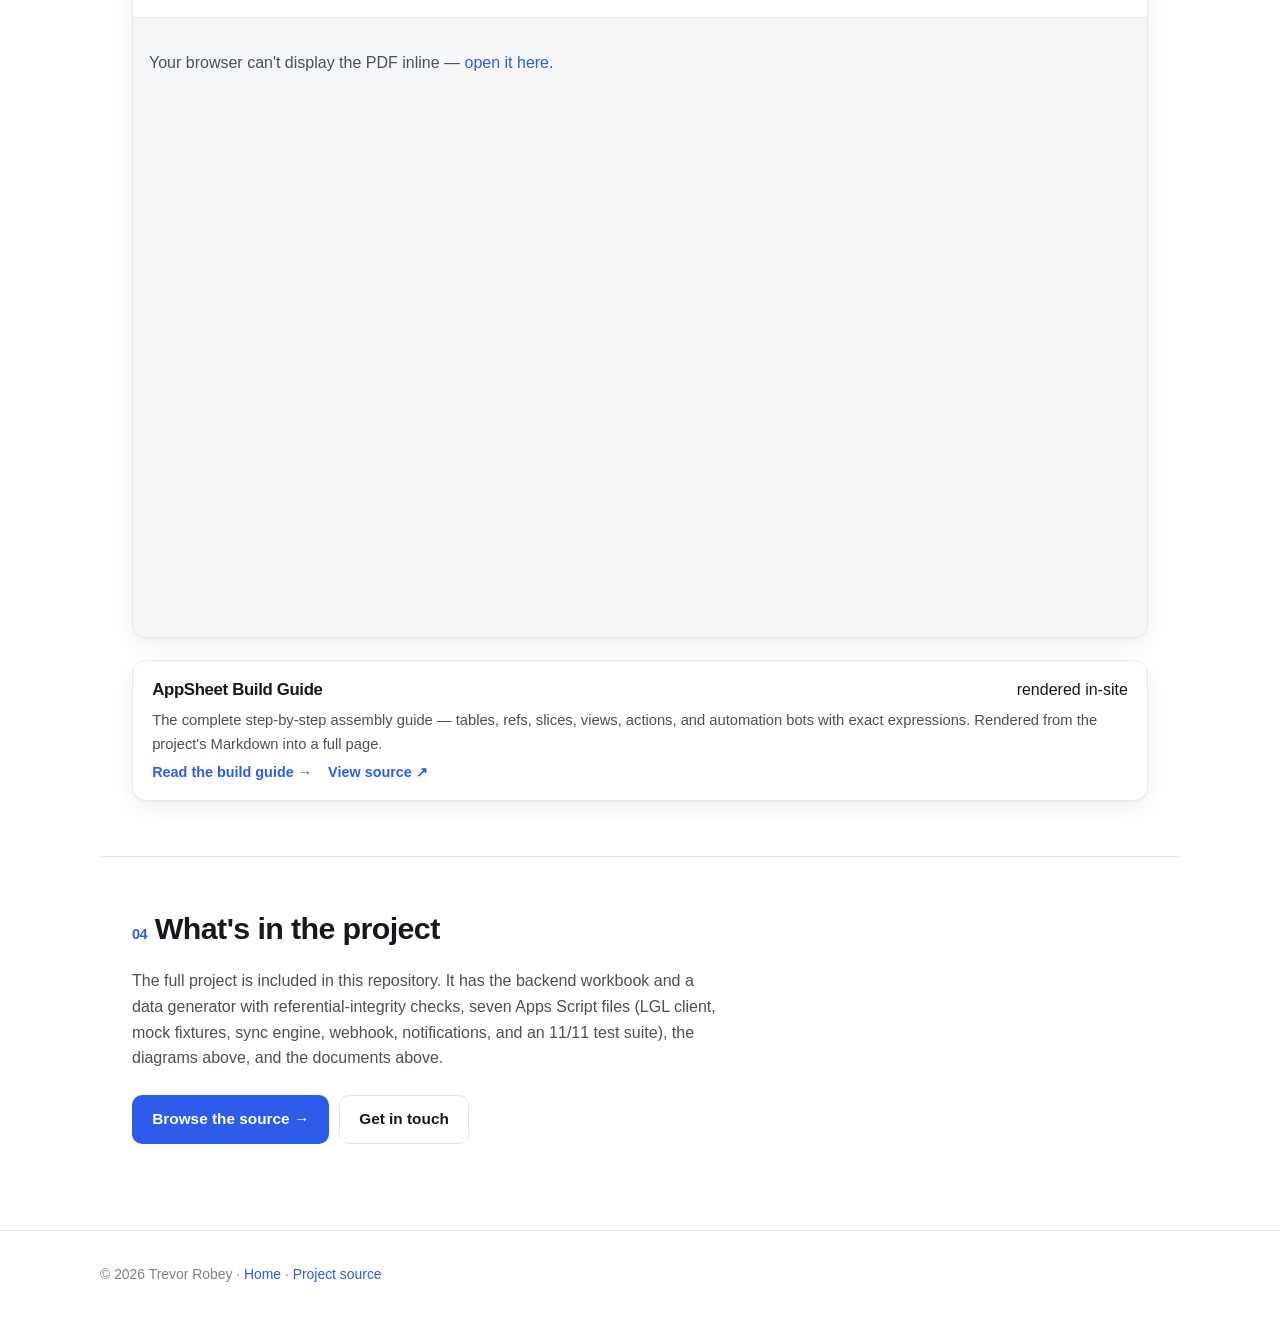
<file: projects/pva-loan-closet.html>
<!DOCTYPE html>
<html lang="en">
<head>
  <meta charset="UTF-8" />
  <meta name="viewport" content="width=device-width, initial-scale=1.0" />
  <title>PVA Loan Closet — Case Study · Trevor Robey</title>
  <meta name="description" content="Case study: a mobility-equipment loan-closet system on Google AppSheet, Sheets, and Apps Script with a mock CRM integration — diagrams, documents, and the full build guide." />
  <meta name="color-scheme" content="light dark" />
  <link rel="icon" type="image/svg+xml" href="assets/favicon.svg" />
  <link rel="stylesheet" href="assets/portfolio.css" />
</head>
<body>
  <a class="skip-link" href="#main">Skip to content</a>

  <header class="nav" id="nav">
    <div class="nav__inner">
      <a class="nav__brand" href="../index.html" aria-label="Home">TR</a>
      <nav class="nav__links" id="nav-links" aria-label="Primary">
        <a href="../index.html#projects">Projects</a>
        <a href="../index.html#experience">Experience</a>
        <a href="../index.html#education">Education</a>
        <a href="../index.html#contact">Contact</a>
      </nav>
      <div class="nav__actions">
        <button class="theme-toggle" id="theme-toggle" type="button" aria-label="Toggle dark mode" title="Toggle theme"><span class="theme-toggle__icon" aria-hidden="true"></span></button>
        <button class="nav__burger" id="nav-burger" type="button" aria-label="Open menu" aria-expanded="false" aria-controls="nav-links"><span></span><span></span><span></span></button>
      </div>
    </div>
  </header>

  <main id="main">
    <div class="subpage">
      <div class="subpage__head">
        <a class="backlink" href="../index.html#projects">← Back to projects</a>
        <p class="hero__eyebrow">Case Study · Operations &amp; Software</p>
        <h1>PVA Mobility Equipment Loan Closet</h1>
        <p class="subpage__lede">
          A medical-equipment lending system for a volunteer ambulance service — built on
          <strong>Google AppSheet</strong>, <strong>Google Sheets</strong>, and
          <strong>Google Apps Script</strong>, with a mocked Little Green Light CRM integration.
          Everything below is the actual project: the architecture, the documents, and the full
          build guide, shown here rather than linked away.
        </p>
        <div class="subpage__meta">
          <a class="btn btn--primary" href="https://github.com/trevorrobeyinc/trevorrobeyinc.github.io/tree/main/projects/pva-loan-closet" target="_blank" rel="noopener">Project source</a>
          <a class="btn btn--ghost" href="pva-build-guide.html">Read the build guide</a>
        </div>
      </div>
    </div>

    <!-- OVERVIEW -->
    <section class="case-section">
      <h2><span class="num">01</span>Overview</h2>
      <p class="case-lede">
        Staff track inventory, loans, returns, donations, and support tickets in one app;
        automated reminders chase overdue equipment, and each donation syncs to the donor CRM.
        The design is deliberately three-layer: <strong>AppSheet</strong> is the interface and
        event automation, <strong>Google Sheets</strong> is the system of record, and
        <strong>Apps Script</strong> owns integration, secrets, and scheduled jobs. It's a
        cross-functional piece — software and operations rather than marketing — included here
        to show range.
      </p>
      <ul class="about__tags" aria-label="Highlights">
        <li>Match-before-create CRM sync</li>
        <li>Mock / live integration flag</li>
        <li>11/11 automated tests</li>
        <li>Scheduled reminder cadence</li>
        <li>Relative-dated demo data</li>
        <li>Fail-closed webhook</li>
      </ul>
      <p class="case-lede" style="margin-top:1.4rem">
        <em>Status:</em> the backend, the Apps Script integration, the test suite, and the build
        guide are complete; the AppSheet front end assembles from the guide below.
      </p>
    </section>

    <!-- DIAGRAMS -->
    <section class="case-section">
      <h2><span class="num">02</span>Architecture &amp; diagrams</h2>
      <figure class="figure">
        <img src="pva-loan-closet/diagrams/architecture.png" alt="System architecture: AppSheet owns UX and event automation, Google Sheets is the system of record, Apps Script owns integration, secrets, and scheduled jobs." loading="lazy" />
        <figcaption>Figure 1 — System architecture. AppSheet handles UX and event bots; Sheets is the record; Apps Script owns integration, secrets, and scheduled jobs.</figcaption>
      </figure>
      <figure class="figure">
        <img src="pva-loan-closet/diagrams/erd.png" alt="Entity-relationship diagram of the Google Sheets backend: tables, key fields, and relationships." loading="lazy" />
        <figcaption>Figure 2 — Backend data model: tables, key fields, and the relationships wired through AppSheet Ref columns.</figcaption>
      </figure>
      <figure class="figure">
        <img src="pva-loan-closet/diagrams/workflows.png" alt="The four core workflows — donation intake, loan origination, equipment return, and support tickets — with automated steps shaded." loading="lazy" />
        <figcaption>Figure 3 — The four core workflows; shaded steps run automatically via AppSheet bots or Apps Script.</figcaption>
      </figure>
    </section>

    <!-- DOCUMENTS -->
    <section class="case-section">
      <h2><span class="num">03</span>Project documents</h2>
      <p class="case-lede">The full deliverable set — viewable inline, or open/download the PDF.</p>
      <div class="docgrid">

        <article class="doccard">
          <div class="doccard__head"><h3>Executive Summary</h3><span class="docmeta"></span></div>
          <p class="doccard__desc">Five-page overview: what was built, the data model, workflow coverage, design decisions, and operating considerations.</p>
          <div class="doccard__links">
            <a href="pva-loan-closet/docs/Executive_Summary.pdf" target="_blank" rel="noopener">Open in new tab →</a>
            <a href="pva-loan-closet/docs/Executive_Summary.pdf" download>Download PDF ↓</a>
          </div>
          <object class="doc-embed" data="pva-loan-closet/docs/Executive_Summary.pdf" type="application/pdf" aria-label="Executive Summary PDF">
            <p style="padding:1rem;color:var(--ink-soft)">Your browser can't display the PDF inline — <a href="pva-loan-closet/docs/Executive_Summary.pdf" target="_blank" rel="noopener">open it here</a>.</p>
          </object>
        </article>

        <article class="doccard">
          <div class="doccard__head"><h3>Source Sheet</h3><span class="docmeta"></span></div>
          <p class="doccard__desc">One page of the public resources and documentation the build draws on (LGL API, AppSheet, Apps Script).</p>
          <div class="doccard__links">
            <a href="pva-loan-closet/docs/Source_Sheet.pdf" target="_blank" rel="noopener">Open in new tab →</a>
            <a href="pva-loan-closet/docs/Source_Sheet.pdf" download>Download PDF ↓</a>
          </div>
          <object class="doc-embed" data="pva-loan-closet/docs/Source_Sheet.pdf" type="application/pdf" aria-label="Source Sheet PDF">
            <p style="padding:1rem;color:var(--ink-soft)">Your browser can't display the PDF inline — <a href="pva-loan-closet/docs/Source_Sheet.pdf" target="_blank" rel="noopener">open it here</a>.</p>
          </object>
        </article>

        <article class="doccard">
          <div class="doccard__head"><h3>AI Disclosure</h3><span class="docmeta"></span></div>
          <p class="doccard__desc">A one-page, honest account of how AI was used as a development accelerator and what I own on the project.</p>
          <div class="doccard__links">
            <a href="pva-loan-closet/docs/AI_Disclosure.pdf" target="_blank" rel="noopener">Open in new tab →</a>
            <a href="pva-loan-closet/docs/AI_Disclosure.pdf" download>Download PDF ↓</a>
          </div>
          <object class="doc-embed" data="pva-loan-closet/docs/AI_Disclosure.pdf" type="application/pdf" aria-label="AI Disclosure PDF">
            <p style="padding:1rem;color:var(--ink-soft)">Your browser can't display the PDF inline — <a href="pva-loan-closet/docs/AI_Disclosure.pdf" target="_blank" rel="noopener">open it here</a>.</p>
          </object>
        </article>

        <article class="doccard">
          <div class="doccard__head"><h3>AppSheet Build Guide</h3><span class="docmeta">rendered in-site</span></div>
          <p class="doccard__desc">The complete step-by-step assembly guide — tables, refs, slices, views, actions, and automation bots with exact expressions. Rendered from the project's Markdown into a full page.</p>
          <div class="doccard__links">
            <a href="pva-build-guide.html">Read the build guide →</a>
            <a href="https://github.com/trevorrobeyinc/trevorrobeyinc.github.io/blob/main/projects/pva-loan-closet/docs/AppSheet_Build_Guide.md" target="_blank" rel="noopener">View source ↗</a>
          </div>
        </article>

      </div>
    </section>

    <!-- SOURCE -->
    <section class="case-section">
      <h2><span class="num">04</span>What's in the project</h2>
      <p class="case-lede">
        The full project is included in this repository. It has the backend workbook and a data
        generator with referential-integrity checks, seven Apps Script files (LGL client, mock
        fixtures, sync engine, webhook, notifications, and an 11/11 test suite), the diagrams
        above, and the documents above.
      </p>
      <div class="subpage__meta">
        <a class="btn btn--primary" href="https://github.com/trevorrobeyinc/trevorrobeyinc.github.io/tree/main/projects/pva-loan-closet" target="_blank" rel="noopener">Browse the source →</a>
        <a class="btn btn--ghost" href="../index.html#contact">Get in touch</a>
      </div>
    </section>
  </main>

  <footer class="footer">
    <p>© <span id="year">2026</span> Trevor Robey · <a href="../index.html">Home</a> · <a href="https://github.com/trevorrobeyinc/trevorrobeyinc.github.io/tree/main/projects/pva-loan-closet" target="_blank" rel="noopener">Project source</a></p>
  </footer>

  <script src="assets/portfolio.js" defer></script>
</body>
</html>
</file>
<file: projects/assets/portfolio.css>
/* ===========================================================================
   TR-Portfolio — style.css
   Modern, responsive, single-page. No frameworks, no external requests.
   Light + dark via prefers-color-scheme, overridable by a [data-theme] toggle.
   =========================================================================== */

:root {
  --bg: #ffffff;
  --bg-soft: #f5f6f8;
  --bg-elev: #ffffff;
  --ink: #16181d;
  --ink-soft: #4a4f5a;
  --ink-faint: #7b828f;
  --line: #e4e7ec;
  --accent: #2f5bea;
  --accent-ink: #ffffff;
  --accent-soft: rgba(47, 91, 234, 0.10);
  --shadow: 0 1px 2px rgba(16, 18, 29, .04), 0 8px 24px rgba(16, 18, 29, .06);
  --radius: 14px;
  --maxw: 1080px;
  --nav-h: 64px;
  --font: -apple-system, BlinkMacSystemFont, "Segoe UI", Roboto, Helvetica, Arial, sans-serif;
}

@media (prefers-color-scheme: dark) {
  :root {
    --bg: #0e1014;
    --bg-soft: #14171d;
    --bg-elev: #171b22;
    --ink: #eef1f6;
    --ink-soft: #b7bdc9;
    --ink-faint: #838b99;
    --line: #262b34;
    --accent: #6d8bff;
    --accent-ink: #0e1014;
    --accent-soft: rgba(109, 139, 255, 0.14);
    --shadow: 0 1px 2px rgba(0, 0, 0, .3), 0 10px 30px rgba(0, 0, 0, .35);
  }
}

/* Manual overrides win over the media query in both directions */
:root[data-theme="dark"] {
  --bg: #0e1014; --bg-soft: #14171d; --bg-elev: #171b22;
  --ink: #eef1f6; --ink-soft: #b7bdc9; --ink-faint: #838b99; --line: #262b34;
  --accent: #6d8bff; --accent-ink: #0e1014; --accent-soft: rgba(109,139,255,.14);
  --shadow: 0 1px 2px rgba(0,0,0,.3), 0 10px 30px rgba(0,0,0,.35);
}
:root[data-theme="light"] {
  --bg: #ffffff; --bg-soft: #f5f6f8; --bg-elev: #ffffff;
  --ink: #16181d; --ink-soft: #4a4f5a; --ink-faint: #7b828f; --line: #e4e7ec;
  --accent: #2f5bea; --accent-ink: #ffffff; --accent-soft: rgba(47,91,234,.10);
  --shadow: 0 1px 2px rgba(16,18,29,.04), 0 8px 24px rgba(16,18,29,.06);
}

* { box-sizing: border-box; }

html { scroll-behavior: smooth; scroll-padding-top: calc(var(--nav-h) + 12px); }
@media (prefers-reduced-motion: reduce) { html { scroll-behavior: auto; } }

body {
  margin: 0;
  font-family: var(--font);
  color: var(--ink);
  background: var(--bg);
  line-height: 1.6;
  -webkit-font-smoothing: antialiased;
  text-rendering: optimizeLegibility;
}

a { color: var(--accent); text-decoration: none; }
a:hover { text-decoration: underline; }

h1, h2, h3 { line-height: 1.15; letter-spacing: -0.02em; margin: 0; }

.skip-link {
  position: absolute; left: -999px; top: 0; z-index: 100;
  background: var(--accent); color: var(--accent-ink);
  padding: .6rem 1rem; border-radius: 0 0 8px 0;
}
.skip-link:focus { left: 0; }

/* ------------------------------------------------------------------ nav */
.nav {
  position: sticky; top: 0; z-index: 50;
  height: var(--nav-h);
  background: color-mix(in srgb, var(--bg) 82%, transparent);
  backdrop-filter: saturate(1.4) blur(12px);
  -webkit-backdrop-filter: saturate(1.4) blur(12px);
  border-bottom: 1px solid var(--line);
}
.nav__inner {
  max-width: var(--maxw); margin: 0 auto; height: 100%;
  padding: 0 clamp(1rem, 4vw, 2rem);
  display: flex; align-items: center; gap: 1rem;
}
.nav__brand {
  font-weight: 800; font-size: 1.15rem; letter-spacing: -.03em;
  color: var(--ink); text-decoration: none;
  border: 2px solid var(--ink); border-radius: 9px; padding: .1rem .45rem;
}
.nav__links { margin-left: auto; display: flex; gap: .35rem; }
.nav__links a {
  color: var(--ink-soft); font-size: .93rem; font-weight: 500;
  padding: .5rem .7rem; border-radius: 8px; text-decoration: none;
}
.nav__links a:hover { color: var(--ink); background: var(--bg-soft); }
.nav__links a.is-active { color: var(--accent); background: var(--accent-soft); }

.nav__actions { display: flex; align-items: center; gap: .4rem; }
.theme-toggle {
  width: 38px; height: 38px; display: grid; place-items: center;
  border: 1px solid var(--line); border-radius: 9px; background: var(--bg-elev);
  cursor: pointer; color: var(--ink);
}
.theme-toggle:hover { background: var(--bg-soft); }
.theme-toggle__icon { font-size: 1rem; line-height: 1; display: block; }

.nav__burger { display: none; width: 38px; height: 38px; border: 1px solid var(--line);
  border-radius: 9px; background: var(--bg-elev); cursor: pointer; padding: 0;
  flex-direction: column; gap: 4px; align-items: center; justify-content: center; }
.nav__burger span { width: 18px; height: 2px; background: var(--ink); border-radius: 2px; transition: .2s; }
.nav__burger[aria-expanded="true"] span:nth-child(1) { transform: translateY(6px) rotate(45deg); }
.nav__burger[aria-expanded="true"] span:nth-child(2) { opacity: 0; }
.nav__burger[aria-expanded="true"] span:nth-child(3) { transform: translateY(-6px) rotate(-45deg); }

@media (max-width: 720px) {
  .nav__burger { display: flex; }
  .nav__links {
    position: fixed; inset: var(--nav-h) 0 auto 0; flex-direction: column; gap: 0;
    background: var(--bg-elev); border-bottom: 1px solid var(--line);
    padding: .5rem clamp(1rem, 4vw, 2rem) 1rem;
    transform: translateY(-140%); transition: transform .25s ease; box-shadow: var(--shadow);
  }
  .nav__links.is-open { transform: translateY(0); }
  .nav__links a { padding: .8rem .4rem; border-radius: 8px; font-size: 1rem; }
}

/* ------------------------------------------------------------------ layout */
.hero, .section { max-width: var(--maxw); margin: 0 auto; padding: 0 clamp(1rem, 4vw, 2rem); }

.hero { padding-top: clamp(3rem, 10vw, 6.5rem); padding-bottom: clamp(2.5rem, 7vw, 4.5rem); }
.hero__eyebrow {
  text-transform: uppercase; letter-spacing: .18em; font-size: .78rem; font-weight: 700;
  color: var(--accent); margin: 0 0 .8rem;
}
.hero__title { font-size: clamp(2.6rem, 8vw, 4.6rem); font-weight: 800; }
.hero__lede {
  max-width: 60ch; margin: 1.2rem 0 0; font-size: clamp(1.05rem, 2.4vw, 1.28rem);
  color: var(--ink-soft);
}
.hero__lede strong { color: var(--ink); font-weight: 650; }
.hero__cta { display: flex; flex-wrap: wrap; gap: .7rem; margin: 1.8rem 0 1.4rem; }
.hero__meta { list-style: none; padding: 0; margin: 0; display: flex; flex-wrap: wrap; gap: .4rem 1.4rem; font-size: .92rem; }
.hero__meta a { color: var(--ink-faint); }
.hero__meta a:hover { color: var(--accent); }

.btn {
  display: inline-flex; align-items: center; gap: .5rem;
  padding: .7rem 1.2rem; border-radius: 10px; font-weight: 600; font-size: .96rem;
  cursor: pointer; border: 1px solid transparent; text-decoration: none; transition: .16s ease;
}
.btn:hover { text-decoration: none; transform: translateY(-1px); }
.btn--primary { background: var(--accent); color: var(--accent-ink); }
.btn--primary:hover { filter: brightness(1.05); box-shadow: var(--shadow); }
.btn--ghost { background: var(--bg-elev); color: var(--ink); border-color: var(--line); }
.btn--ghost:hover { background: var(--bg-soft); }

.section { padding-top: clamp(2.5rem, 7vw, 4.5rem); padding-bottom: clamp(2.5rem, 7vw, 4.5rem); }
.section + .section { border-top: 1px solid var(--line); }
.section__head { display: flex; align-items: baseline; gap: .8rem; margin-bottom: 1.8rem; }
.section__num { color: var(--accent); font-weight: 700; font-size: .95rem; font-variant-numeric: tabular-nums; }
.section__head h2 { font-size: clamp(1.6rem, 4.5vw, 2.2rem); font-weight: 750; }

.about p { max-width: 66ch; color: var(--ink-soft); margin: 0 0 1.1rem; }
.about__tags { list-style: none; display: flex; flex-wrap: wrap; gap: .5rem; padding: 0; margin: 1.4rem 0 0; }
.about__tags li {
  font-size: .84rem; font-weight: 500; color: var(--ink-soft);
  background: var(--bg-soft); border: 1px solid var(--line); border-radius: 999px; padding: .3rem .8rem;
}

/* ------------------------------------------------------------------ projects */
.projects { display: grid; gap: 1.2rem; grid-template-columns: repeat(auto-fill, minmax(min(100%, 340px), 1fr)); }
.project {
  background: var(--bg-elev); border: 1px solid var(--line); border-radius: var(--radius);
  padding: 1.5rem; box-shadow: var(--shadow); display: flex; flex-direction: column; gap: .7rem;
  transition: transform .18s ease, border-color .18s ease;
}
.project:hover { transform: translateY(-3px); border-color: color-mix(in srgb, var(--accent) 45%, var(--line)); }
.project__eyebrow { font-size: .76rem; text-transform: uppercase; letter-spacing: .12em; font-weight: 700; color: var(--accent); }
.project__title { font-size: 1.3rem; font-weight: 700; }
.project__subtitle { color: var(--ink-faint); font-size: .92rem; margin: -.3rem 0 0; }
.project__desc { color: var(--ink-soft); margin: 0; }
.project__highlights { list-style: none; padding: 0; margin: .2rem 0 0; display: grid; gap: .35rem; }
.project__highlights li { position: relative; padding-left: 1.25rem; color: var(--ink-soft); font-size: .93rem; }
.project__highlights li::before { content: "→"; position: absolute; left: 0; color: var(--accent); font-weight: 700; }
.project__tags { list-style: none; display: flex; flex-wrap: wrap; gap: .4rem; padding: 0; margin: .3rem 0 0; }
.project__tags li { font-size: .76rem; font-weight: 600; color: var(--ink-faint); background: var(--bg-soft); border: 1px solid var(--line); border-radius: 6px; padding: .2rem .5rem; }
.project__links { display: flex; flex-wrap: wrap; gap: .6rem 1.1rem; margin-top: auto; padding-top: .6rem; }
.project__links a { font-weight: 600; font-size: .92rem; }

/* ------------------------------------------------------------------ timeline */
.timeline { list-style: none; margin: 0; padding: 0; position: relative; }
.timeline::before { content: ""; position: absolute; left: 7px; top: 6px; bottom: 6px; width: 2px; background: var(--line); }
.timeline__item { position: relative; padding: 0 0 1.6rem 2.2rem; }
.timeline__item:last-child { padding-bottom: 0; }
.timeline__dot { position: absolute; left: 0; top: 5px; width: 16px; height: 16px; border-radius: 50%; background: var(--bg); border: 3px solid var(--accent); }
.timeline__meta { display: flex; flex-wrap: wrap; align-items: baseline; gap: .3rem .9rem; }
.timeline__role { font-weight: 700; font-size: 1.08rem; }
.timeline__dates { color: var(--ink-faint); font-size: .86rem; font-variant-numeric: tabular-nums; }
.timeline__org { color: var(--accent); font-weight: 600; margin: .1rem 0 .3rem; font-size: .95rem; }
.timeline__desc { color: var(--ink-soft); margin: 0; max-width: 62ch; }

/* ------------------------------------------------------------------ education */
.edu { display: grid; gap: 1rem; grid-template-columns: repeat(auto-fill, minmax(min(100%, 260px), 1fr)); }
.edu__card { background: var(--bg-elev); border: 1px solid var(--line); border-radius: var(--radius); padding: 1.2rem 1.3rem; box-shadow: var(--shadow); }
.edu__card h3 { font-size: 1.02rem; font-weight: 700; }
.edu__school { color: var(--ink-soft); margin: .4rem 0 .2rem; }
.edu__status { color: var(--accent); font-size: .82rem; font-weight: 600; margin: 0; }

/* ------------------------------------------------------------------ contact */
.section--contact { text-align: left; }
.contact__lede { max-width: 54ch; color: var(--ink-soft); font-size: 1.1rem; margin: 0 0 1.4rem; }
.contact__links { display: flex; flex-wrap: wrap; gap: .7rem; }

/* ------------------------------------------------------------------ footer */
.footer { border-top: 1px solid var(--line); margin-top: 2rem; padding: 2rem clamp(1rem, 4vw, 2rem); }
.footer p { max-width: var(--maxw); margin: 0 auto; color: var(--ink-faint); font-size: .87rem; }

/* ------------------------------------------------------------------ reveal */
.reveal { opacity: 0; transform: translateY(14px); transition: opacity .5s ease, transform .5s ease; }
.reveal.is-in { opacity: 1; transform: none; }
@media (prefers-reduced-motion: reduce) { .reveal { opacity: 1; transform: none; transition: none; } }

/* ===========================================================================
   Subpages — PVA case study + rendered documentation (additive; new classes)
   =========================================================================== */
.subpage { max-width: var(--maxw); margin: 0 auto; padding: clamp(2rem,6vw,3.2rem) clamp(1rem,4vw,2rem) 0; }
.subpage__head { margin-bottom: 2.2rem; }
.subpage__head h1 { font-size: clamp(2rem,6vw,3.1rem); font-weight: 800; margin: .35rem 0 0; }
.subpage__lede { max-width: 64ch; color: var(--ink-soft); font-size: clamp(1.02rem,2.2vw,1.18rem); margin: 1rem 0 0; }
.backlink { display: inline-block; font-weight: 600; font-size: .9rem; margin-bottom: .6rem; }
.subpage__meta { display: flex; flex-wrap: wrap; gap: .6rem; margin-top: 1.5rem; }

.case-section { max-width: var(--maxw); margin: 0 auto; padding: clamp(2.2rem,6vw,3.4rem) clamp(1rem,4vw,2rem); }
.case-section + .case-section { border-top: 1px solid var(--line); }
.case-section > h2 { font-size: clamp(1.4rem,4vw,1.9rem); font-weight: 750; margin-bottom: 1.4rem; }
.case-section > h2 .num { color: var(--accent); font-size: .9rem; margin-right: .5rem; font-variant-numeric: tabular-nums; }
.case-lede { max-width: 66ch; color: var(--ink-soft); margin: 0 0 1.2rem; }

/* figures / diagrams */
.figure { margin: 0 0 1.6rem; border: 1px solid var(--line); border-radius: var(--radius); overflow: hidden; background: var(--bg-elev); box-shadow: var(--shadow); }
.figure img { display: block; width: 100%; height: auto; }
.figure figcaption { padding: .7rem 1rem; color: var(--ink-faint); font-size: .86rem; border-top: 1px solid var(--line); }

/* document embeds */
.docgrid { display: grid; gap: 1.4rem; }
.doccard { border: 1px solid var(--line); border-radius: var(--radius); background: var(--bg-elev); box-shadow: var(--shadow); overflow: hidden; }
.doccard__head { display: flex; flex-wrap: wrap; align-items: baseline; justify-content: space-between; gap: .3rem 1rem; padding: 1rem 1.2rem .3rem; }
.doccard__head h3 { font-size: 1.05rem; font-weight: 700; }
.doccard__desc { color: var(--ink-soft); font-size: .92rem; margin: .1rem 1.2rem .3rem; }
.doccard__links { display: flex; flex-wrap: wrap; gap: 1rem; padding: 0 1.2rem 1rem; }
.doccard__links a { font-weight: 600; font-size: .9rem; }
.doc-embed { width: 100%; height: 620px; border: 0; border-top: 1px solid var(--line); display: block; background: var(--bg-soft); }
@media (max-width: 720px) { .doc-embed { height: 400px; } }

/* rendered markdown body (build guide) */
.md-body { max-width: 82ch; margin: 0 auto; color: var(--ink); }
.md-body h1, .md-body h2, .md-body h3, .md-body h4 { font-weight: 750; line-height: 1.2; margin: 2rem 0 .8rem; letter-spacing: -.01em; }
.md-body h1 { font-size: 1.8rem; }
.md-body h2 { font-size: 1.4rem; padding-top: 1.2rem; border-top: 1px solid var(--line); }
.md-body h3 { font-size: 1.12rem; }
.md-body h4 { font-size: 1rem; }
.md-body p, .md-body li { color: var(--ink-soft); }
.md-body ul, .md-body ol { padding-left: 1.3rem; }
.md-body li { margin: .3rem 0; }
.md-body code { font-family: ui-monospace, SFMono-Regular, Menlo, Consolas, monospace; font-size: .86em; background: var(--bg-soft); border: 1px solid var(--line); border-radius: 5px; padding: .1em .35em; }
.md-body pre { background: var(--bg-soft); border: 1px solid var(--line); border-radius: 10px; padding: 1rem; overflow-x: auto; }
.md-body pre code { background: none; border: 0; padding: 0; font-size: .82rem; }
.md-body blockquote { margin: 1rem 0; padding: .5rem 1rem; border-left: 3px solid var(--accent); color: var(--ink-soft); background: var(--accent-soft); border-radius: 0 8px 8px 0; }
.md-body a { font-weight: 500; }
.md-body hr { border: 0; border-top: 1px solid var(--line); margin: 2rem 0; }
.md-body table { width: 100%; border-collapse: collapse; margin: 1rem 0; font-size: .9rem; display: block; overflow-x: auto; }
.md-body th, .md-body td { border: 1px solid var(--line); padding: .5rem .7rem; text-align: left; vertical-align: top; }
.md-body th { background: var(--bg-soft); font-weight: 700; color: var(--ink); }
.md-body strong { color: var(--ink); }
</file>
